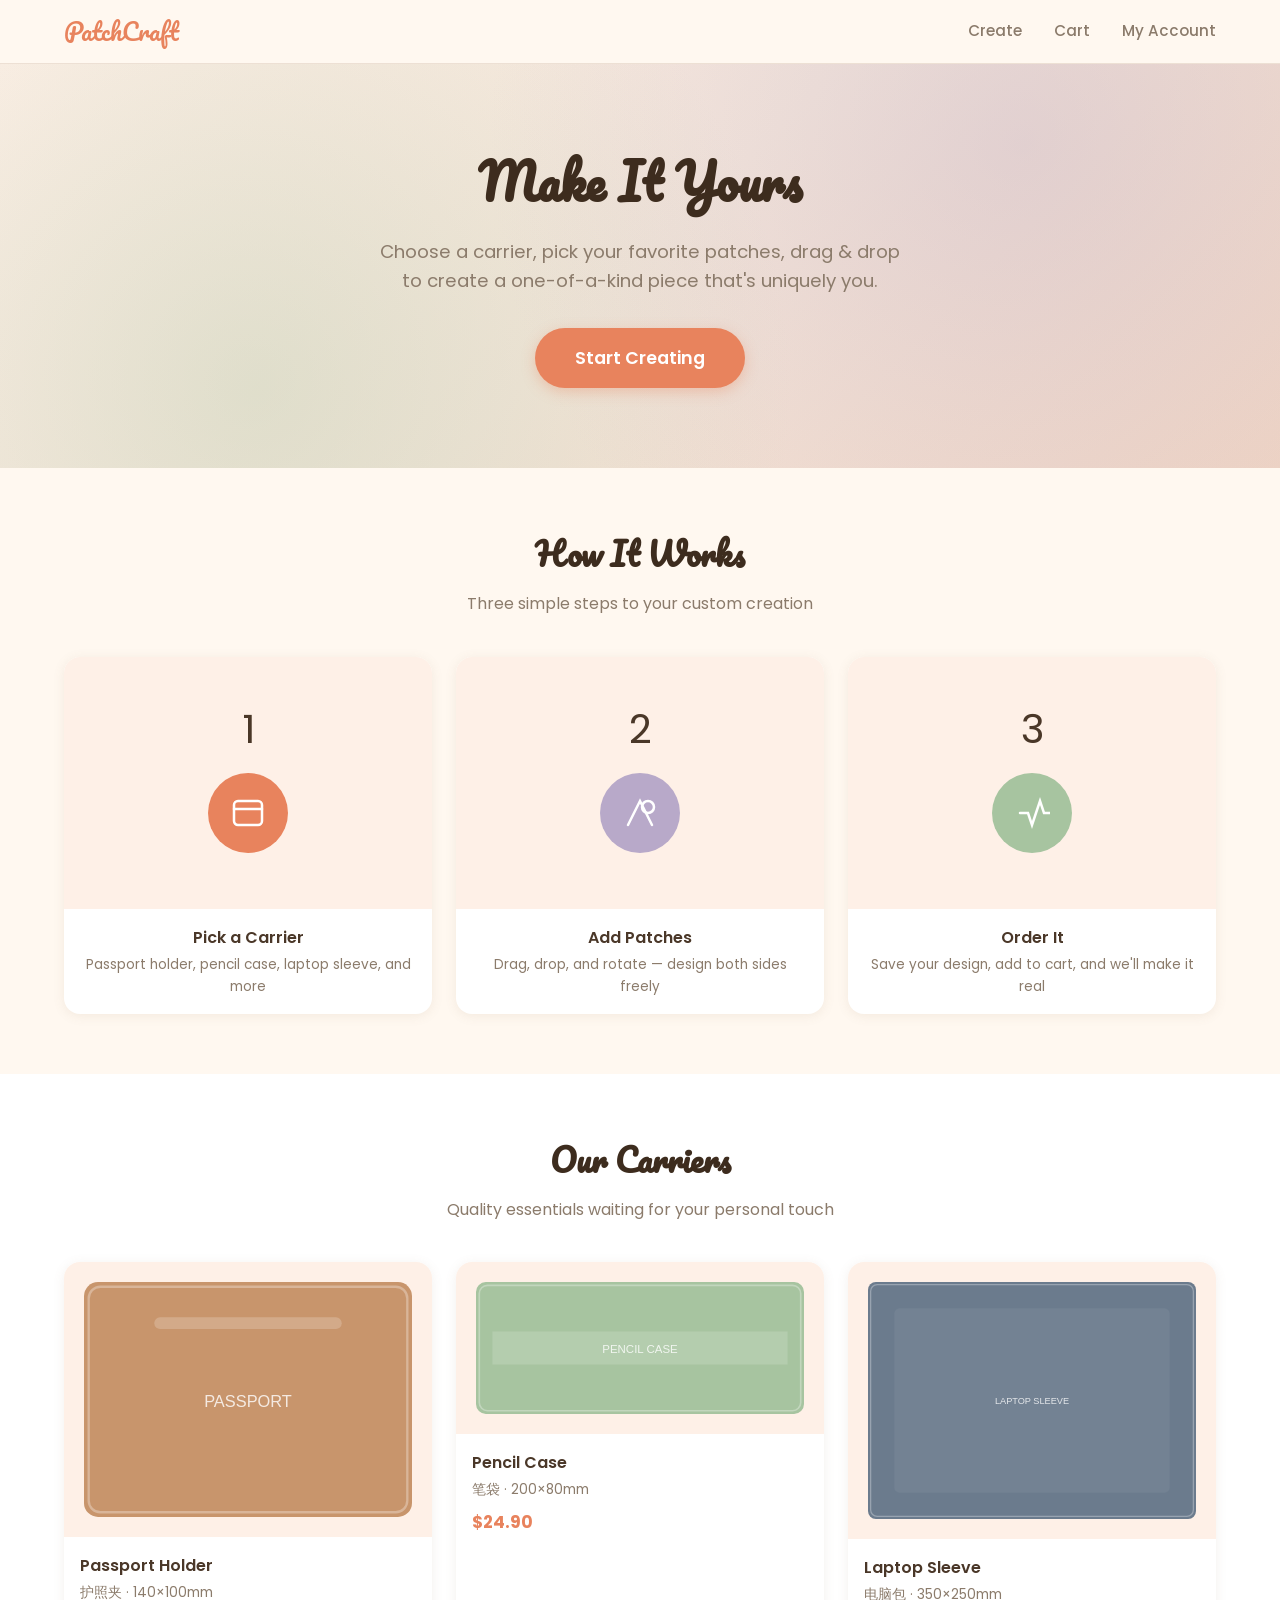
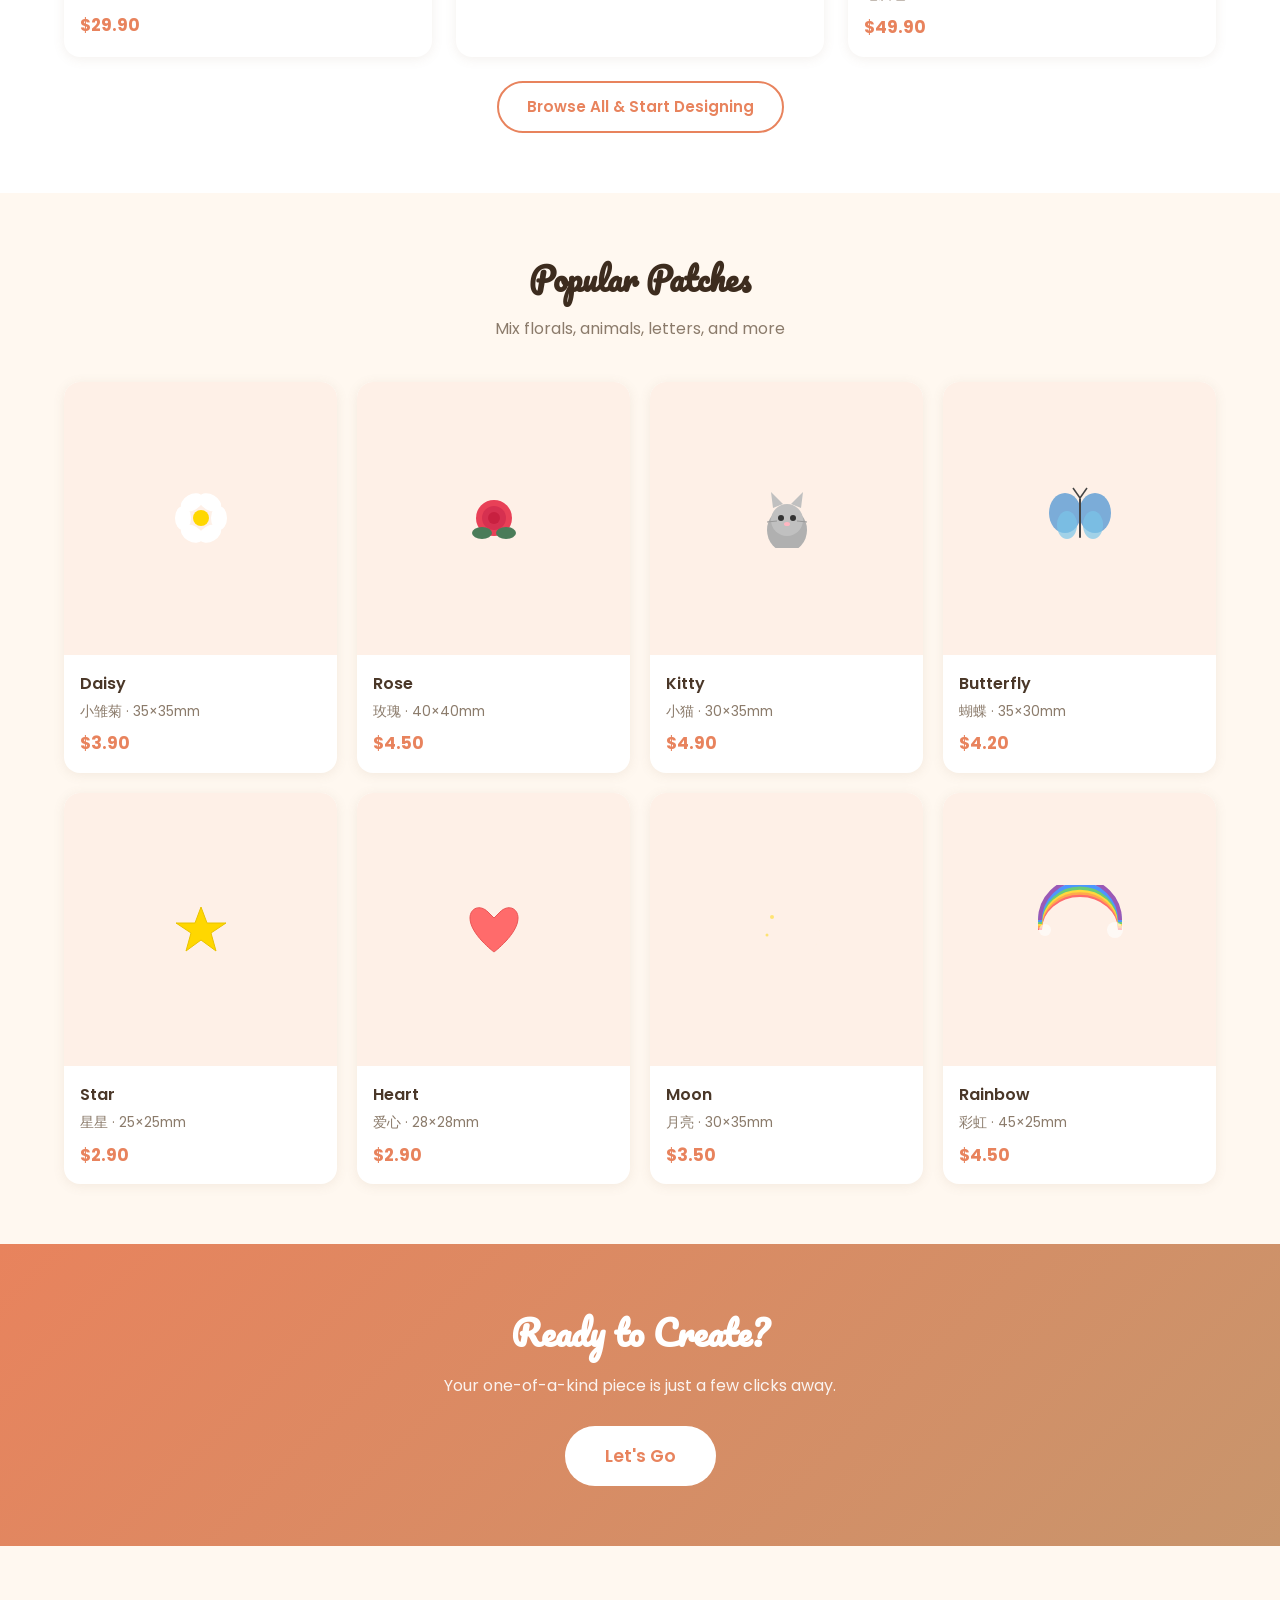
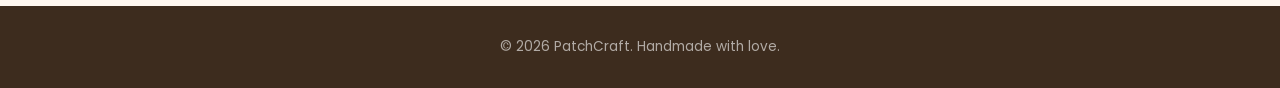
<file: patchcraft/index.html>
<!DOCTYPE html>
<html lang="en">
<head>
<meta charset="UTF-8">
<meta name="viewport" content="width=device-width, initial-scale=1.0">
<title>PatchCraft — Design Your Own Patch Art</title>
<link rel="stylesheet" href="css/style.css">
</head>
<body>

<nav id="main-nav"></nav>

<!-- Hero -->
<section class="hero">
  <h1>Make It Yours</h1>
  <p>Choose a carrier, pick your favorite patches, drag &amp; drop to create a one-of-a-kind piece that's uniquely you.</p>
  <a href="create.html" class="btn btn-primary btn-lg">Start Creating</a>
</section>

<!-- How it works -->
<section class="section">
  <div class="container">
    <h2 class="section-title">How It Works</h2>
    <p class="section-subtitle">Three simple steps to your custom creation</p>
    <div class="grid-3" id="how-it-works">
      <div class="card" style="cursor:default">
        <div style="padding:40px 24px;text-align:center;background:var(--blush)">
          <div style="font-size:2.5rem;margin-bottom:12px">1</div>
          <div style="width:80px;height:80px;margin:0 auto 16px;border-radius:50%;background:var(--coral);display:flex;align-items:center;justify-content:center">
            <svg width="36" height="36" fill="none" stroke="white" stroke-width="2.5" stroke-linecap="round"><rect x="4" y="6" width="28" height="24" rx="4"/><path d="M4 14h28"/></svg>
          </div>
        </div>
        <div class="card-body text-center">
          <h3 class="card-title">Pick a Carrier</h3>
          <p class="card-subtitle">Passport holder, pencil case, laptop sleeve, and more</p>
        </div>
      </div>
      <div class="card" style="cursor:default">
        <div style="padding:40px 24px;text-align:center;background:var(--blush)">
          <div style="font-size:2.5rem;margin-bottom:12px">2</div>
          <div style="width:80px;height:80px;margin:0 auto 16px;border-radius:50%;background:var(--lavender);display:flex;align-items:center;justify-content:center">
            <svg width="36" height="36" fill="none" stroke="white" stroke-width="2.5" stroke-linecap="round"><path d="M6 30L18 6l12 24"/><circle cx="26" cy="12" r="6"/></svg>
          </div>
        </div>
        <div class="card-body text-center">
          <h3 class="card-title">Add Patches</h3>
          <p class="card-subtitle">Drag, drop, and rotate — design both sides freely</p>
        </div>
      </div>
      <div class="card" style="cursor:default">
        <div style="padding:40px 24px;text-align:center;background:var(--blush)">
          <div style="font-size:2.5rem;margin-bottom:12px">3</div>
          <div style="width:80px;height:80px;margin:0 auto 16px;border-radius:50%;background:var(--sage);display:flex;align-items:center;justify-content:center">
            <svg width="36" height="36" fill="none" stroke="white" stroke-width="2.5" stroke-linecap="round"><path d="M6 18h8l4 12 8-24 4 12h8"/></svg>
          </div>
        </div>
        <div class="card-body text-center">
          <h3 class="card-title">Order It</h3>
          <p class="card-subtitle">Save your design, add to cart, and we'll make it real</p>
        </div>
      </div>
    </div>
  </div>
</section>

<!-- Carriers preview -->
<section class="section" style="background:var(--white)">
  <div class="container">
    <h2 class="section-title">Our Carriers</h2>
    <p class="section-subtitle">Quality essentials waiting for your personal touch</p>
    <div class="grid-3" id="carrier-grid"></div>
    <div class="text-center mt-24">
      <a href="create.html" class="btn btn-secondary">Browse All &amp; Start Designing</a>
    </div>
  </div>
</section>

<!-- Patches preview -->
<section class="section">
  <div class="container">
    <h2 class="section-title">Popular Patches</h2>
    <p class="section-subtitle">Mix florals, animals, letters, and more</p>
    <div class="grid-4" id="patch-grid"></div>
  </div>
</section>

<!-- CTA -->
<section class="section" style="background:linear-gradient(135deg, var(--coral) 0%, var(--terracotta) 100%);color:var(--white);text-align:center">
  <div class="container">
    <h2 style="font-family:var(--font-display);font-size:2.2rem;margin-bottom:12px">Ready to Create?</h2>
    <p style="opacity:0.9;max-width:400px;margin:0 auto 28px">Your one-of-a-kind piece is just a few clicks away.</p>
    <a href="create.html" class="btn btn-lg" style="background:var(--white);color:var(--coral)">Let's Go</a>
  </div>
</section>

<footer class="footer">
  <p>&copy; 2026 PatchCraft. Handmade with love.</p>
</footer>

<script src="js/data.js"></script>
<script>
  renderNav('home');

  // Carriers
  const cGrid = document.getElementById('carrier-grid');
  DB.Carriers.getActive().forEach(c => {
    cGrid.innerHTML += `<a href="product.html?type=carrier&id=${c.id}" class="card" style="color:inherit;text-decoration:none">
      <img class="card-img" src="${c.frontImage}" alt="${c.name}" style="aspect-ratio:auto;padding:20px;object-fit:contain;background:var(--blush)">
      <div class="card-body">
        <div class="card-title">${c.name}</div>
        <div class="card-subtitle">${c.nameZh || ''} · ${c.realWidth}×${c.realHeight}mm</div>
        <div class="card-price">${fmtPrice(c.price)}</div>
      </div>
    </a>`;
  });

  // Patches
  const pGrid = document.getElementById('patch-grid');
  DB.Patches.getActive().slice(0, 8).forEach(p => {
    pGrid.innerHTML += `<a href="product.html?type=patch&id=${p.id}" class="card" style="color:inherit;text-decoration:none">
      <div style="aspect-ratio:1;display:flex;align-items:center;justify-content:center;background:var(--blush);padding:16px">
        <img src="${p.image}" alt="${p.name}" style="max-width:80%;max-height:80%;object-fit:contain">
      </div>
      <div class="card-body">
        <div class="card-title">${p.name}</div>
        <div class="card-subtitle">${p.nameZh || ''} · ${p.realWidth}×${p.realHeight}mm</div>
        <div class="card-price">${fmtPrice(p.price)}</div>
      </div>
    </a>`;
  });
</script>
</body>
</html>
</file>
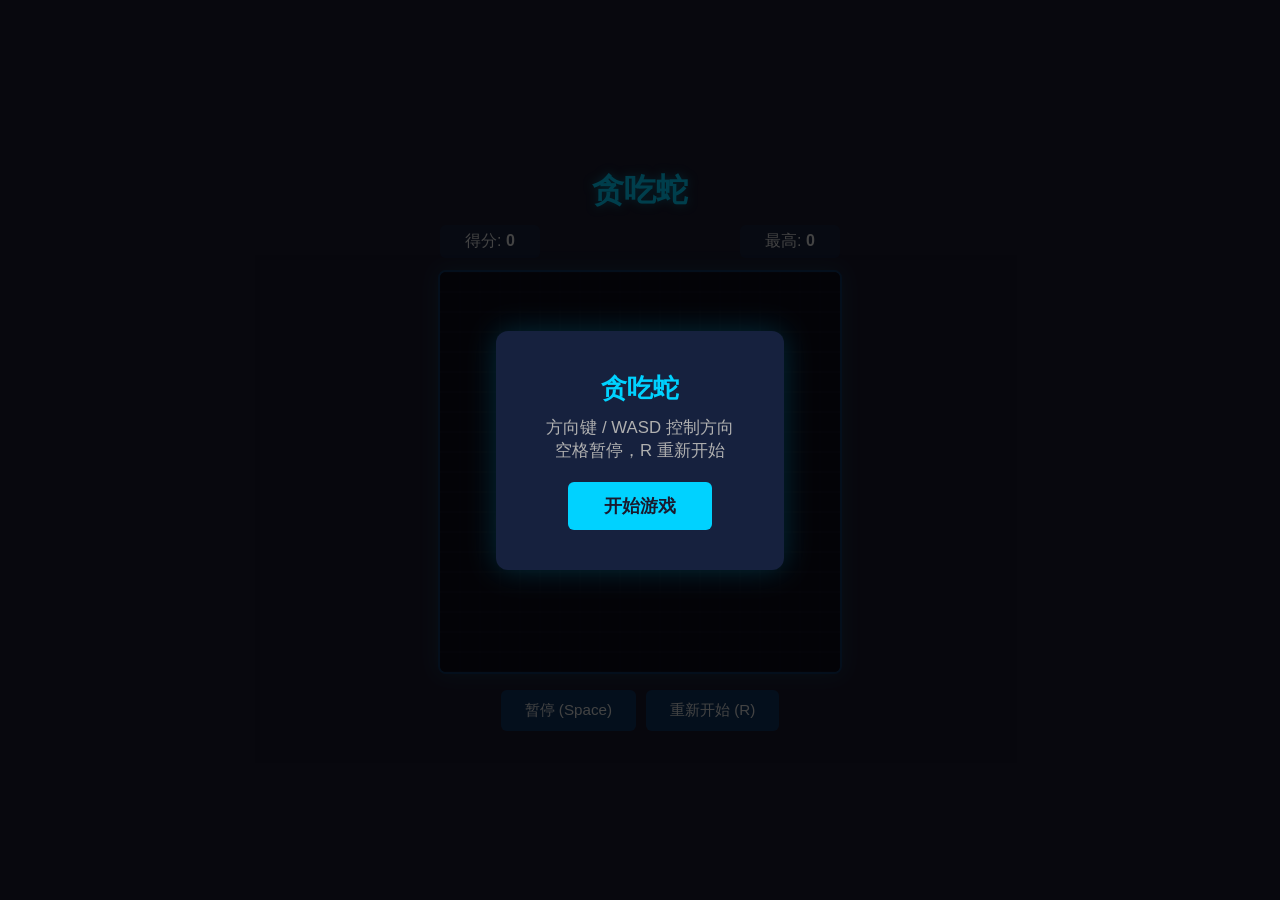
<file: snake.html>
<!DOCTYPE html>
<html lang="zh-CN">
<head>
<meta charset="UTF-8">
<meta name="viewport" content="width=device-width, initial-scale=1.0">
<title>贪吃蛇</title>
<style>
  * { margin: 0; padding: 0; box-sizing: border-box; }

  body {
    background: #1a1a2e;
    display: flex;
    justify-content: center;
    align-items: center;
    min-height: 100vh;
    font-family: 'Segoe UI', sans-serif;
    color: #e0e0e0;
  }

  .container {
    text-align: center;
  }

  h1 {
    font-size: 2rem;
    margin-bottom: 12px;
    color: #00d2ff;
    text-shadow: 0 0 10px rgba(0, 210, 255, 0.5);
  }

  .info-bar {
    display: flex;
    justify-content: space-between;
    align-items: center;
    max-width: 400px;
    margin: 0 auto 12px;
    font-size: 1rem;
  }

  .info-bar span {
    background: #16213e;
    padding: 6px 16px;
    border-radius: 6px;
    min-width: 100px;
  }

  canvas {
    border: 2px solid #0f3460;
    border-radius: 8px;
    background: #0a0a1a;
    display: block;
    margin: 0 auto;
    box-shadow: 0 0 20px rgba(0, 210, 255, 0.15);
  }

  .controls {
    margin-top: 16px;
    display: flex;
    gap: 10px;
    justify-content: center;
    flex-wrap: wrap;
  }

  button {
    background: #0f3460;
    color: #e0e0e0;
    border: none;
    padding: 10px 24px;
    border-radius: 6px;
    font-size: 0.95rem;
    cursor: pointer;
    transition: background 0.2s;
  }

  button:hover { background: #1a5276; }
  button:active { background: #0b2540; }

  .overlay {
    position: fixed;
    top: 0; left: 0; right: 0; bottom: 0;
    background: rgba(0,0,0,0.7);
    display: flex;
    justify-content: center;
    align-items: center;
    z-index: 10;
  }

  .overlay.hidden { display: none; }

  .modal {
    background: #16213e;
    padding: 40px 50px;
    border-radius: 12px;
    text-align: center;
    box-shadow: 0 0 30px rgba(0, 210, 255, 0.2);
  }

  .modal h2 {
    font-size: 1.6rem;
    margin-bottom: 10px;
    color: #00d2ff;
  }

  .modal p {
    margin-bottom: 20px;
    font-size: 1.05rem;
    color: #b0b0b0;
  }

  .modal button {
    font-size: 1.1rem;
    padding: 12px 36px;
    background: #00d2ff;
    color: #1a1a2e;
    font-weight: bold;
  }

  .modal button:hover { background: #33ddff; }

  /* Mobile D-pad */
  .dpad {
    display: none;
    margin: 20px auto 0;
    width: 160px;
    height: 160px;
    position: relative;
  }

  .dpad button {
    position: absolute;
    width: 52px;
    height: 52px;
    padding: 0;
    font-size: 1.4rem;
    display: flex;
    align-items: center;
    justify-content: center;
    border-radius: 10px;
    background: #0f3460;
    user-select: none;
    -webkit-user-select: none;
  }

  .dpad .up    { top: 0;   left: 54px; }
  .dpad .down  { bottom: 0; left: 54px; }
  .dpad .left  { top: 54px; left: 0; }
  .dpad .right { top: 54px; right: 0; }

  @media (pointer: coarse) {
    .dpad { display: block; }
  }
</style>
</head>
<body>

<div class="container">
  <h1>贪吃蛇</h1>

  <div class="info-bar">
    <span>得分: <strong id="score">0</strong></span>
    <span>最高: <strong id="best">0</strong></span>
  </div>

  <canvas id="game" width="400" height="400"></canvas>

  <div class="controls">
    <button id="btnPause">暂停 (Space)</button>
    <button id="btnRestart">重新开始 (R)</button>
  </div>

  <div class="dpad" id="dpad">
    <button class="up"    data-dir="up">&#9650;</button>
    <button class="down"  data-dir="down">&#9660;</button>
    <button class="left"  data-dir="left">&#9664;</button>
    <button class="right" data-dir="right">&#9654;</button>
  </div>
</div>

<!-- Start overlay -->
<div class="overlay" id="startOverlay">
  <div class="modal">
    <h2>贪吃蛇</h2>
    <p>方向键 / WASD 控制方向<br>空格暂停，R 重新开始</p>
    <button id="btnStart">开始游戏</button>
  </div>
</div>

<!-- Game-over overlay -->
<div class="overlay hidden" id="overOverlay">
  <div class="modal">
    <h2>游戏结束</h2>
    <p>得分: <strong id="finalScore">0</strong></p>
    <button id="btnRetry">再来一次</button>
  </div>
</div>

<script>
(() => {
  // ---- Constants ----
  const COLS = 20;
  const ROWS = 20;
  const canvas = document.getElementById('game');
  const ctx = canvas.getContext('2d');
  const CELL = canvas.width / COLS;

  // ---- State ----
  let snake, dir, nextDir, food, score, best, speed, timer, running, paused;

  best = parseInt(localStorage.getItem('snakeBest') || '0', 10);
  document.getElementById('best').textContent = best;

  // ---- Init ----
  function init() {
    snake = [
      { x: 10, y: 10 },
      { x: 9,  y: 10 },
      { x: 8,  y: 10 },
    ];
    dir = 'right';
    nextDir = 'right';
    score = 0;
    speed = 150;
    paused = false;
    document.getElementById('score').textContent = score;
    document.getElementById('btnPause').textContent = '暂停 (Space)';
    placeFood();
  }

  // ---- Food ----
  function placeFood() {
    const occupied = new Set(snake.map(s => `${s.x},${s.y}`));
    let pos;
    do {
      pos = { x: Math.floor(Math.random() * COLS), y: Math.floor(Math.random() * ROWS) };
    } while (occupied.has(`${pos.x},${pos.y}`));
    food = pos;
  }

  // ---- Drawing ----
  function draw() {
    // Background
    ctx.fillStyle = '#0a0a1a';
    ctx.fillRect(0, 0, canvas.width, canvas.height);

    // Grid lines
    ctx.strokeStyle = 'rgba(255,255,255,0.03)';
    ctx.lineWidth = 1;
    for (let i = 0; i <= COLS; i++) {
      ctx.beginPath(); ctx.moveTo(i * CELL, 0); ctx.lineTo(i * CELL, canvas.height); ctx.stroke();
    }
    for (let j = 0; j <= ROWS; j++) {
      ctx.beginPath(); ctx.moveTo(0, j * CELL); ctx.lineTo(canvas.width, j * CELL); ctx.stroke();
    }

    // Snake
    snake.forEach((seg, i) => {
      const t = 1 - i / snake.length;
      const g = Math.round(180 + 75 * t);
      ctx.fillStyle = i === 0 ? '#00d2ff' : `rgb(0, ${g}, 100)`;
      const pad = i === 0 ? 1 : 2;
      ctx.beginPath();
      ctx.roundRect(seg.x * CELL + pad, seg.y * CELL + pad, CELL - pad * 2, CELL - pad * 2, 4);
      ctx.fill();
    });

    // Eyes on head
    const head = snake[0];
    ctx.fillStyle = '#1a1a2e';
    const cx = head.x * CELL + CELL / 2;
    const cy = head.y * CELL + CELL / 2;
    const eyeOff = { up: [{x:-3,y:-4},{x:3,y:-4}], down: [{x:-3,y:4},{x:3,y:4}],
                      left: [{x:-4,y:-3},{x:-4,y:3}], right: [{x:4,y:-3},{x:4,y:3}] };
    (eyeOff[dir] || eyeOff['right']).forEach(o => {
      ctx.beginPath(); ctx.arc(cx + o.x, cy + o.y, 2, 0, Math.PI * 2); ctx.fill();
    });

    // Food
    ctx.fillStyle = '#ff6b6b';
    ctx.shadowColor = '#ff6b6b';
    ctx.shadowBlur = 10;
    ctx.beginPath();
    ctx.arc(food.x * CELL + CELL / 2, food.y * CELL + CELL / 2, CELL / 2 - 3, 0, Math.PI * 2);
    ctx.fill();
    ctx.shadowBlur = 0;
  }

  // ---- Game loop ----
  function step() {
    if (!running || paused) return;

    dir = nextDir;

    const head = { ...snake[0] };
    if (dir === 'up')    head.y--;
    if (dir === 'down')  head.y++;
    if (dir === 'left')  head.x--;
    if (dir === 'right') head.x++;

    // Wall collision
    if (head.x < 0 || head.x >= COLS || head.y < 0 || head.y >= ROWS) {
      return gameOver();
    }

    // Self collision
    if (snake.some(s => s.x === head.x && s.y === head.y)) {
      return gameOver();
    }

    snake.unshift(head);

    // Eat food
    if (head.x === food.x && head.y === food.y) {
      score++;
      document.getElementById('score').textContent = score;
      if (score > best) {
        best = score;
        localStorage.setItem('snakeBest', best);
        document.getElementById('best').textContent = best;
      }
      placeFood();
      // Speed up slightly
      speed = Math.max(60, speed - 2);
    } else {
      snake.pop();
    }

    draw();
    clearTimeout(timer);
    timer = setTimeout(step, speed);
  }

  function startGame() {
    init();
    running = true;
    draw();
    timer = setTimeout(step, speed);
  }

  function gameOver() {
    running = false;
    clearTimeout(timer);
    document.getElementById('finalScore').textContent = score;
    document.getElementById('overOverlay').classList.remove('hidden');
  }

  // ---- Direction helpers ----
  const opposite = { up: 'down', down: 'up', left: 'right', right: 'left' };

  function setDir(d) {
    if (opposite[d] !== dir) {
      nextDir = d;
    }
  }

  // ---- Input ----
  document.addEventListener('keydown', e => {
    const key = e.key;
    if (['ArrowUp','ArrowDown','ArrowLeft','ArrowRight','w','a','s','d',' ','r'].includes(key)) {
      e.preventDefault();
    }
    if (key === 'ArrowUp'    || key === 'w') setDir('up');
    if (key === 'ArrowDown'  || key === 's') setDir('down');
    if (key === 'ArrowLeft'  || key === 'a') setDir('left');
    if (key === 'ArrowRight' || key === 'd') setDir('right');
    if (key === ' ') togglePause();
    if (key === 'r') restartGame();
  });

  function togglePause() {
    if (!running) return;
    paused = !paused;
    document.getElementById('btnPause').textContent = paused ? '继续 (Space)' : '暂停 (Space)';
    if (!paused) { timer = setTimeout(step, speed); }
  }

  function restartGame() {
    clearTimeout(timer);
    document.getElementById('overOverlay').classList.add('hidden');
    document.getElementById('startOverlay').classList.add('hidden');
    startGame();
  }

  // ---- Buttons ----
  document.getElementById('btnStart').addEventListener('click', () => {
    document.getElementById('startOverlay').classList.add('hidden');
    startGame();
  });

  document.getElementById('btnRetry').addEventListener('click', restartGame);
  document.getElementById('btnPause').addEventListener('click', togglePause);
  document.getElementById('btnRestart').addEventListener('click', restartGame);

  // ---- Mobile D-pad ----
  document.querySelectorAll('#dpad button').forEach(btn => {
    btn.addEventListener('touchstart', e => {
      e.preventDefault();
      setDir(btn.dataset.dir);
    });
    btn.addEventListener('click', () => setDir(btn.dataset.dir));
  });

  // ---- Initial draw ----
  init();
  draw();
})();
</script>
</body>
</html>
</file>
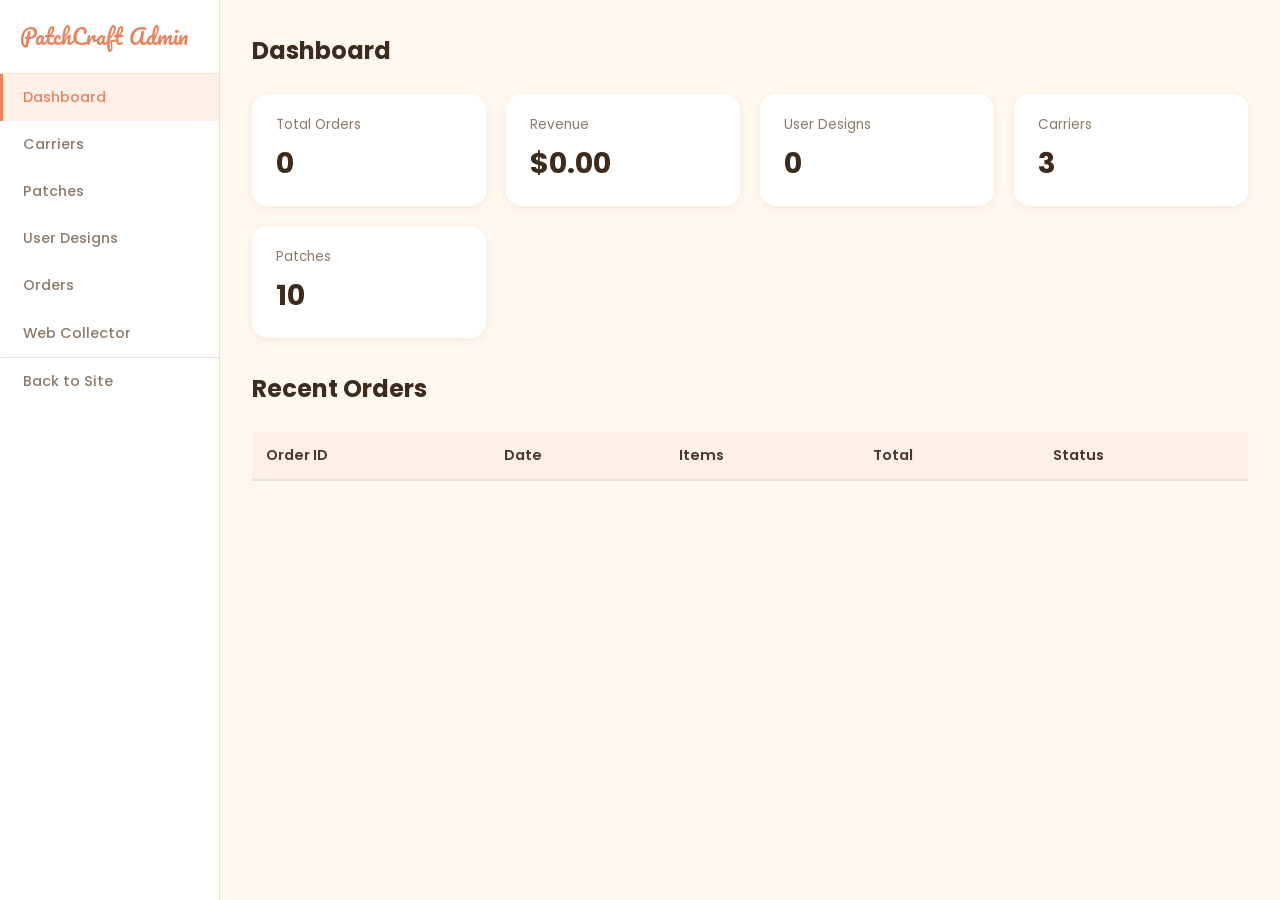
<file: patchcraft/admin.html>
<!DOCTYPE html>
<html lang="en">
<head>
<meta charset="UTF-8">
<meta name="viewport" content="width=device-width, initial-scale=1.0">
<title>Admin — PatchCraft</title>
<link rel="stylesheet" href="css/style.css">
<style>
  .admin-page { display: flex; min-height: 100vh; }
  .admin-nav {
    width: 220px; background: var(--white);
    border-right: 1px solid var(--border);
    padding-top: 20px; flex-shrink: 0;
  }
  .admin-nav .logo {
    font-family: var(--font-display); font-size: 1.3rem;
    color: var(--coral); padding: 0 20px 20px;
    border-bottom: 1px solid var(--border);
  }
  .admin-nav a {
    display: block; padding: 12px 20px;
    color: var(--text-light); font-weight: 500; font-size: 0.9rem;
    transition: all 0.2s; border-left: 3px solid transparent;
  }
  .admin-nav a:hover, .admin-nav a.active {
    background: var(--blush); color: var(--coral); border-left-color: var(--coral);
  }
  .admin-main { flex: 1; padding: 32px; overflow-y: auto; background: var(--cream); }
  .admin-header { display: flex; justify-content: space-between; align-items: center; margin-bottom: 24px; }
  .admin-header h2 { font-size: 1.5rem; font-weight: 700; color: var(--dark); }

  .form-row { display: grid; grid-template-columns: 1fr 1fr; gap: 16px; }
  .form-row-3 { display: grid; grid-template-columns: 1fr 1fr 1fr; gap: 16px; }

  /* Image upload area */
  .img-upload {
    border: 2px dashed var(--border); border-radius: var(--radius-sm);
    padding: 20px; text-align: center; cursor: pointer;
    transition: border-color 0.2s; position: relative;
    background: var(--cream); min-height: 120px;
    display: flex; flex-direction: column; align-items: center; justify-content: center;
  }
  .img-upload:hover { border-color: var(--coral); }
  .img-upload input[type=file] {
    position: absolute; inset: 0; opacity: 0; cursor: pointer;
  }
  .img-upload img.preview {
    max-width: 100%; max-height: 150px; border-radius: 6px;
    margin-bottom: 8px;
  }

  /* Image Editor Tool */
  .ied-toolbar {
    display: flex; gap: 4px; margin-bottom: 12px; flex-wrap: wrap; align-items: center;
  }
  .ied-toolbar button {
    padding: 6px 12px; border: 2px solid var(--border); border-radius: 6px;
    background: var(--white); cursor: pointer; font-size: 0.8rem; font-weight: 500;
    transition: all 0.15s; display: flex; align-items: center; gap: 4px;
  }
  .ied-toolbar button:hover { border-color: var(--coral); color: var(--coral); }
  .ied-toolbar button.active { border-color: var(--coral); background: var(--coral); color: var(--white); }
  .ied-toolbar .sep { width: 1px; height: 24px; background: var(--border); margin: 0 6px; }
  .ied-controls {
    display: flex; gap: 10px; align-items: center; margin-bottom: 10px; flex-wrap: wrap;
    font-size: 0.8rem;
  }
  .ied-controls label { font-weight: 500; }
  .ied-controls input[type=range] { width: 100px; }
  .ied-preview {
    position: relative; border: 1px solid var(--border); border-radius: var(--radius-sm);
    overflow: hidden; display: inline-block;
    background: repeating-conic-gradient(#eee 0% 25%, #fff 0% 50%) 50% / 12px 12px;
  }
  .ied-preview canvas { display: block; max-width: 100%; }
  /* Crop overlay */
  .crop-overlay {
    position: absolute; inset: 0; display: none; cursor: crosshair;
  }
  .crop-overlay.active { display: block; }
  .crop-rect {
    position: absolute; border: 2px dashed var(--coral);
    background: rgba(232,131,93,0.1);
  }
  .crop-dim {
    background: rgba(0,0,0,0.5); position: absolute;
  }

  /* Batch action buttons */
  .batch-actions {
    display: flex; gap: 6px; align-items: center;
  }
  .batch-actions .btn { font-size: 0.8rem; padding: 5px 12px; }
  .batch-actions input[type=file] { display: none; }
  .batch-bar {
    display: flex; gap: 8px; align-items: center;
    background: var(--blush); border: 1px solid var(--coral);
    border-radius: var(--radius-sm); padding: 8px 14px; margin-bottom: 16px;
  }
  .batch-bar .batch-count { font-weight: 600; font-size: 0.85rem; color: var(--coral); }
  .batch-bar .btn { font-size: 0.8rem; padding: 4px 12px; }

  /* Gallery upload */
  .gallery-upload-area {
    display: flex; gap: 8px; flex-wrap: wrap; margin-top: 8px;
  }
  .gallery-upload-area .g-thumb {
    width: 72px; height: 72px; position: relative; border-radius: 6px;
    overflow: hidden; border: 2px solid var(--border);
  }
  .gallery-upload-area .g-thumb img { width: 100%; height: 100%; object-fit: contain; background: var(--blush); }
  .gallery-upload-area .g-thumb .g-remove {
    position: absolute; top: 2px; right: 2px; width: 18px; height: 18px;
    border-radius: 50%; background: #E85555; color: white; border: none;
    font-size: 10px; cursor: pointer; display: flex; align-items: center; justify-content: center;
  }
  .gallery-add-btn {
    width: 72px; height: 72px; border: 2px dashed var(--border); border-radius: 6px;
    display: flex; align-items: center; justify-content: center;
    cursor: pointer; font-size: 1.5rem; color: var(--text-light);
    transition: border-color 0.2s; position: relative; background: var(--cream);
  }
  .gallery-add-btn:hover { border-color: var(--coral); color: var(--coral); }
  .gallery-add-btn input { position: absolute; inset: 0; opacity: 0; cursor: pointer; }

  /* Web Collector */
  .wc-step { margin-bottom: 16px; }
  .wc-step-title { font-weight: 600; font-size: 0.9rem; margin-bottom: 8px; color: var(--dark); }
  .wc-extracted { border: 1px solid var(--border); border-radius: var(--radius-sm); padding: 12px; background: var(--cream); }
  .wc-images { display: flex; gap: 8px; flex-wrap: wrap; margin: 8px 0; }
  .wc-images .wc-img-item {
    width: 80px; height: 80px; border: 2px solid var(--border); border-radius: 6px;
    overflow: visible; cursor: pointer; position: relative; transition: border-color 0.2s;
  }
  .wc-images .wc-img-item:hover { border-color: var(--coral); }
  .wc-images .wc-img-item.selected { border-color: var(--coral); border-width: 3px; }
  .wc-images .wc-img-item.selected::after {
    content: '\2713'; position: absolute; top: 2px; right: 4px;
    color: var(--coral); font-weight: 700; font-size: 14px;
  }
  .wc-images .wc-img-item img { width: 100%; height: 100%; object-fit: contain; background: var(--blush); border-radius: 4px; }
  .wc-images .wc-img-item .wc-role-tag {
    position: absolute; top: -8px; left: 50%; transform: translateX(-50%);
    padding: 1px 6px; border-radius: 4px; font-size: 10px; font-weight: 700;
    color: white; white-space: nowrap; z-index: 2; pointer-events: none;
  }
  .wc-images .wc-img-item .wc-role-tag.front { background: #3B82F6; }
  .wc-images .wc-img-item .wc-role-tag.back { background: #10B981; }
  .wc-images .wc-img-item .wc-role-tag.main { background: #8B5CF6; }
  .wc-images .wc-img-item .wc-edit-btn {
    position: absolute; bottom: -6px; right: -6px; width: 20px; height: 20px;
    background: var(--coral); color: white; border: none; border-radius: 50%;
    font-size: 11px; cursor: pointer; display: flex; align-items: center;
    justify-content: center; z-index: 2; opacity: 0; transition: opacity 0.15s;
  }
  .wc-images .wc-img-item:hover .wc-edit-btn { opacity: 1; }
  .wc-images .wc-img-item .wc-img-fail {
    width: 100%; height: 100%; display: flex; align-items: center; justify-content: center;
    font-size: 9px; color: var(--text-light); padding: 4px; word-break: break-all;
    text-align: center; background: var(--blush); border-radius: 4px;
  }
  .wc-role-assign { display: flex; gap: 12px; margin: 10px 0; flex-wrap: wrap; }
  .wc-role-slot {
    border: 2px dashed var(--border); border-radius: 6px; padding: 8px;
    text-align: center; min-width: 100px; cursor: pointer; transition: border-color 0.2s;
  }
  .wc-role-slot:hover { border-color: var(--coral); }
  .wc-role-slot.active { border-color: var(--coral); border-style: solid; background: #fff5f3; }
  .wc-role-slot label { font-size: 0.75rem; font-weight: 600; display: block; margin-bottom: 4px; pointer-events: none; }
  .wc-role-slot img { width: 60px; height: 60px; object-fit: contain; border-radius: 4px; }
  .wc-role-slot .empty-hint { font-size: 0.7rem; color: var(--text-light); }
  .wc-field { margin-bottom: 10px; }
  .wc-field label { font-size: 0.8rem; font-weight: 500; color: var(--text-light); display: block; margin-bottom: 3px; }

  /* Design viewer */
  .design-viewer { display: grid; grid-template-columns: repeat(auto-fill, minmax(180px, 1fr)); gap: 16px; }
  .dv-card {
    background: var(--white); border-radius: var(--radius-sm);
    overflow: hidden; box-shadow: 0 2px 8px var(--shadow);
  }
  .dv-card img { width: 100%; aspect-ratio: 4/3; object-fit: contain; background: var(--blush); padding: 8px; }
  .dv-card .body { padding: 10px; font-size: 0.8rem; }

  @media (max-width: 768px) {
    .admin-page { flex-direction: column; }
    .admin-nav { width: 100%; display: flex; overflow-x: auto; padding: 0; }
    .admin-nav .logo { display: none; }
    .admin-nav a { white-space: nowrap; border-left: none; border-bottom: 3px solid transparent; }
    .admin-nav a.active { border-bottom-color: var(--coral); }
  }
</style>
</head>
<body>

<div class="admin-page">
  <!-- Sidebar -->
  <nav class="admin-nav">
    <div class="logo">PatchCraft Admin</div>
    <a href="#" class="active" data-section="dashboard">Dashboard</a>
    <a href="#" data-section="carriers">Carriers</a>
    <a href="#" data-section="patches">Patches</a>
    <a href="#" data-section="designs">User Designs</a>
    <a href="#" data-section="orders">Orders</a>
    <a href="#" data-section="collector">Web Collector</a>
    <a href="index.html" style="margin-top:auto;border-top:1px solid var(--border)">Back to Site</a>
  </nav>

  <main class="admin-main" id="admin-main">
    <!-- Dashboard -->
    <section id="sec-dashboard">
      <div class="admin-header"><h2>Dashboard</h2></div>
      <div class="stat-grid" id="stat-grid"></div>
      <div class="admin-header" style="margin-top:32px"><h2>Recent Orders</h2></div>
      <div class="table-wrap"><table class="styled" id="recent-orders-table"><thead><tr><th>Order ID</th><th>Date</th><th>Items</th><th>Total</th><th>Status</th></tr></thead><tbody></tbody></table></div>
    </section>

    <!-- Carriers -->
    <section id="sec-carriers" class="hidden">
      <div class="admin-header">
        <h2>Carriers</h2>
        <div class="batch-actions">
          <button class="btn btn-outline btn-sm" id="btn-export-carriers">Export JSON</button>
          <button class="btn btn-outline btn-sm" id="btn-import-carriers-trigger">Import JSON</button>
          <input type="file" id="btn-import-carriers" accept=".json">
          <button class="btn btn-primary btn-sm" id="btn-add-carrier">+ Add Carrier</button>
        </div>
      </div>
      <div class="table-wrap">
        <table class="styled" id="carrier-table">
          <thead><tr><th>Image</th><th>Name</th><th>Size (mm)</th><th>Color</th><th>Price</th><th>Status</th><th>Actions</th></tr></thead>
          <tbody></tbody>
        </table>
      </div>
    </section>

    <!-- Patches -->
    <section id="sec-patches" class="hidden">
      <div class="admin-header">
        <h2>Patches</h2>
        <div class="batch-actions">
          <button class="btn btn-outline btn-sm" id="btn-export-patches">Export JSON</button>
          <button class="btn btn-outline btn-sm" id="btn-import-patches-trigger">Import JSON</button>
          <input type="file" id="btn-import-patches" accept=".json">
          <button class="btn btn-primary btn-sm" id="btn-add-patch">+ Add Patch</button>
        </div>
      </div>
      <div class="table-wrap">
        <table class="styled" id="patch-table">
          <thead><tr><th>Image</th><th>Name</th><th>Size (mm)</th><th>Category</th><th>Color</th><th>Price</th><th>Status</th><th>Actions</th></tr></thead>
          <tbody></tbody>
        </table>
      </div>
    </section>

    <!-- User Designs -->
    <section id="sec-designs" class="hidden">
      <div class="admin-header">
        <h2>User Designs</h2>
        <div class="batch-actions">
          <button class="btn btn-outline btn-sm" id="btn-export-designs">Export JSON</button>
        </div>
      </div>
      <div class="design-viewer" id="admin-designs"></div>
      <div id="designs-empty" class="empty-state hidden"><div class="icon">&#127912;</div><p>No designs yet</p></div>
    </section>

    <!-- Orders -->
    <section id="sec-orders" class="hidden">
      <div class="admin-header">
        <h2>All Orders</h2>
        <div class="batch-actions">
          <button class="btn btn-outline btn-sm" id="btn-export-orders">Export JSON</button>
        </div>
      </div>
      <div class="batch-bar hidden" id="orders-batch-bar">
        <span class="batch-count" id="orders-sel-count">0 selected</span>
        <select class="form-control" id="batch-status-select" style="width:auto;padding:4px 8px;font-size:0.8rem">
          <option value="">Set Status...</option>
          <option value="pending">Pending</option>
          <option value="paid">Paid</option>
          <option value="shipped">Shipped</option>
          <option value="done">Completed</option>
        </select>
        <button class="btn btn-primary btn-sm" id="btn-batch-status" disabled>Apply Status</button>
        <button class="btn btn-outline btn-sm" id="btn-batch-deselect">Deselect All</button>
      </div>
      <div class="table-wrap">
        <table class="styled" id="order-table">
          <thead><tr><th style="width:36px"><input type="checkbox" id="order-select-all"></th><th>Order ID</th><th>Date</th><th>Customer</th><th>Items</th><th>Total</th><th>Status</th><th>Actions</th></tr></thead>
          <tbody></tbody>
        </table>
      </div>
    </section>

    <!-- Web Collector -->
    <section id="sec-collector" class="hidden">
      <div class="admin-header">
        <h2>Web Collector</h2>
      </div>
      <p style="color:var(--text-light);font-size:0.9rem;margin-bottom:20px">Collect product images and info from external webpages and save as draft. Supports structured data (JSON-LD), Open Graph, microdata, and common e-commerce page layouts.</p>

      <div class="wc-step">
        <div class="wc-step-title">1. Paste Page HTML Source</div>
        <p style="font-size:0.8rem;color:var(--text-light);margin-bottom:8px">
          Visit the product page &rarr; right-click &rarr; <b>"View Page Source"</b> (or Ctrl+U) &rarr; Select All (Ctrl+A) &rarr; Copy &rarr; Paste below.<br>
          <span style="color:var(--coral)">Tip:</span> Fill in the Source URL first — it helps resolve relative image paths correctly.
        </p>
        <div class="form-row">
          <div class="form-group"><label>Source URL (important for image resolution)</label><input class="form-control" id="wc-url" placeholder="https://example.com/product/..."></div>
          <div class="form-group"><label>Save as</label><select class="form-control" id="wc-type"><option value="carrier">Carrier</option><option value="patch">Patch</option></select></div>
        </div>
        <div class="form-group">
          <label>Page HTML Source</label>
          <textarea class="form-control" id="wc-html" rows="6" placeholder="Paste the full HTML source code here..."></textarea>
        </div>
        <button class="btn btn-primary btn-sm" id="wc-extract">Extract Data</button>
      </div>

      <div class="wc-step hidden" id="wc-results">
        <div class="wc-step-title">2. Review Extracted Data</div>
        <div class="wc-extracted">
          <div class="wc-field">
            <label>Detected Images — click to add to gallery, then assign roles below</label>
            <div class="wc-images" id="wc-images"></div>
            <div style="margin-top:6px;display:flex;gap:6px;align-items:center">
              <input class="form-control" id="wc-add-img-url" placeholder="Manually add image URL..." style="flex:1;font-size:0.8rem">
              <button class="btn btn-outline btn-sm" id="wc-add-img-btn" style="white-space:nowrap">+ Add</button>
            </div>
          </div>

          <!-- Image Role Assignment -->
          <div class="wc-field">
            <label>Image Roles — click a role slot then click an image above to assign</label>
            <div class="wc-role-assign" id="wc-role-assign">
              <div class="wc-role-slot" data-role="front" id="wc-slot-front">
                <label style="color:#3B82F6">Front Image</label>
                <div class="empty-hint">Click to assign</div>
              </div>
              <div class="wc-role-slot" data-role="back" id="wc-slot-back">
                <label style="color:#10B981">Back Image</label>
                <div class="empty-hint">Click to assign</div>
              </div>
            </div>
            <div class="wc-role-assign" id="wc-role-assign-patch" style="display:none">
              <div class="wc-role-slot" data-role="main" id="wc-slot-main">
                <label style="color:#8B5CF6">Main Image</label>
                <div class="empty-hint">Click to assign</div>
              </div>
            </div>
          </div>

          <div class="form-row">
            <div class="wc-field"><label>Product Name</label><input class="form-control" id="wc-name"></div>
            <div class="wc-field"><label>Name (CN)</label><input class="form-control" id="wc-name-zh"></div>
          </div>
          <div class="wc-field"><label>Description</label><textarea class="form-control" id="wc-desc" rows="3"></textarea></div>
          <div class="form-row-3">
            <div class="wc-field"><label>Width (mm)</label><input class="form-control" id="wc-width" type="number"></div>
            <div class="wc-field"><label>Height (mm)</label><input class="form-control" id="wc-height" type="number"></div>
            <div class="wc-field"><label>Price (¥)</label><input class="form-control" id="wc-price" type="number" step="0.01"></div>
          </div>
          <div class="form-row">
            <div class="wc-field"><label>Color</label><input class="form-control" id="wc-color"></div>
            <div class="wc-field" id="wc-cat-field"><label>Category</label><input class="form-control" id="wc-cat"></div>
          </div>
          <div style="margin-top:16px;display:flex;gap:8px">
            <button class="btn btn-primary btn-sm" id="wc-save-draft">Save as Draft</button>
            <button class="btn btn-outline btn-sm" id="wc-reset">Reset</button>
          </div>
        </div>
      </div>
    </section>
  </main>
</div>

<!-- Carrier/Patch Form Modal -->
<div class="modal-overlay" id="form-modal">
  <div class="modal-box" style="max-width:640px">
    <h3 class="modal-title" id="form-title">Add Carrier</h3>
    <form id="item-form">
      <input type="hidden" id="f-id">
      <input type="hidden" id="f-type"> <!-- 'carrier' or 'patch' -->

      <div class="form-row">
        <div class="form-group"><label>Name (EN)</label><input class="form-control" id="f-name" required></div>
        <div class="form-group"><label>Name (CN)</label><input class="form-control" id="f-nameZh"></div>
      </div>
      <div class="form-row-3">
        <div class="form-group"><label>Width (mm)</label><input class="form-control" id="f-width" type="number" required></div>
        <div class="form-group"><label>Height (mm)</label><input class="form-control" id="f-height" type="number" required></div>
        <div class="form-group"><label>Price ($)</label><input class="form-control" id="f-price" type="number" step="0.01" required></div>
      </div>
      <div class="form-row">
        <div class="form-group"><label>Color</label><input class="form-control" id="f-color" placeholder="e.g. brown, red, blue"></div>
        <div class="form-group" id="f-category-group"><label>Category</label><input class="form-control" id="f-category" placeholder="e.g. floral, animal"></div>
      </div>
      <div class="form-group">
        <label>Description (EN)</label>
        <textarea class="form-control" id="f-desc" rows="2" placeholder="Product description..."></textarea>
      </div>
      <div class="form-group">
        <label>Description (CN)</label>
        <textarea class="form-control" id="f-descZh" rows="2" placeholder="商品描述..."></textarea>
      </div>

      <!-- Gallery images -->
      <div class="form-group">
        <label>Gallery Images</label>
        <div class="gallery-upload-area" id="f-gallery-area">
          <div class="gallery-add-btn" id="gallery-add-btn">+<input type="file" accept="image/*" multiple id="gallery-file-input"></div>
        </div>
      </div>

      <!-- Images -->
      <div id="carrier-images">
        <div class="form-row">
          <div class="form-group">
            <label>Front Image</label>
            <div class="img-upload" id="upload-front">
              <input type="file" accept="image/*" data-target="front">
              <img class="preview hidden" id="prev-front">
              <span class="upload-text">Click or drag to upload</span>
            </div>
            <button type="button" class="btn btn-sm btn-outline bgr-btn mt-16" data-bgr="front" style="margin-top:8px;display:none">Remove Background</button>
          </div>
          <div class="form-group">
            <label>Back Image</label>
            <div class="img-upload" id="upload-back">
              <input type="file" accept="image/*" data-target="back">
              <img class="preview hidden" id="prev-back">
              <span class="upload-text">Click or drag to upload</span>
            </div>
            <button type="button" class="btn btn-sm btn-outline bgr-btn mt-16" data-bgr="back" style="margin-top:8px;display:none">Remove Background</button>
          </div>
        </div>
      </div>

      <div id="patch-image" class="hidden">
        <div class="form-group">
          <label>Patch Image</label>
          <div class="img-upload" id="upload-patch">
            <input type="file" accept="image/*" data-target="patch">
            <img class="preview hidden" id="prev-patch">
            <span class="upload-text">Click or drag to upload (PNG with transparency preferred)</span>
          </div>
          <button type="button" class="btn btn-sm btn-outline bgr-btn mt-16" data-bgr="patch" style="margin-top:8px;display:none">Remove Background</button>
        </div>
      </div>

      <!-- Patch area (carrier only) -->
      <div id="patch-area-fields">
        <h4 style="margin:16px 0 12px;font-size:0.95rem">Patch-able Area (mm from top-left)</h4>
        <div class="form-row" style="grid-template-columns:repeat(4,1fr)">
          <div class="form-group"><label>X</label><input class="form-control" id="f-pa-x" type="number" value="10"></div>
          <div class="form-group"><label>Y</label><input class="form-control" id="f-pa-y" type="number" value="10"></div>
          <div class="form-group"><label>Width</label><input class="form-control" id="f-pa-w" type="number"></div>
          <div class="form-group"><label>Height</label><input class="form-control" id="f-pa-h" type="number"></div>
        </div>
      </div>

      <div class="modal-actions">
        <button type="button" class="btn btn-outline" id="form-cancel">Cancel</button>
        <button type="submit" class="btn btn-primary">Save</button>
      </div>
    </form>
  </div>
</div>

<!-- Image Editor Modal -->
<div class="modal-overlay" id="bgr-modal">
  <div class="modal-box" style="max-width:780px">
    <h3 class="modal-title">Image Editor</h3>

    <!-- Tool bar -->
    <div class="ied-toolbar">
      <button class="active" data-tool="wand" title="Magic Wand — click to remove background">&#9733; Wand</button>
      <button data-tool="eraser" title="Eraser — paint to erase">&#9998; Eraser</button>
      <div class="sep"></div>
      <button data-tool="rotate-ccw" title="Rotate 90° left">&#8634; Rotate L</button>
      <button data-tool="rotate-cw" title="Rotate 90° right">&#8635; Rotate R</button>
      <div class="sep"></div>
      <button data-tool="crop" title="Crop — drag to select area">&#9986; Crop</button>
      <div class="sep"></div>
      <button data-tool="reset" title="Reset to original">Reset</button>
      <div style="flex:1"></div>
      <button data-tool="apply" style="background:var(--coral);color:white;border-color:var(--coral)">Apply &amp; Use</button>
    </div>

    <!-- Context controls (change by tool) -->
    <div class="ied-controls" id="ied-controls">
      <label>Tolerance:</label>
      <input type="range" id="ied-tolerance" min="1" max="100" value="30">
      <span id="ied-tol-val">30</span>
    </div>

    <!-- Canvas -->
    <div class="ied-preview" id="ied-preview">
      <canvas id="bgr-canvas"></canvas>
      <div class="crop-overlay" id="crop-overlay"></div>
    </div>
  </div>
</div>

<!-- Order Status Modal -->
<div class="modal-overlay" id="status-modal">
  <div class="modal-box" style="max-width:360px">
    <h3 class="modal-title">Update Order Status</h3>
    <input type="hidden" id="status-order-id">
    <div class="form-group">
      <label>Status</label>
      <select class="form-control" id="status-select">
        <option value="pending">Pending</option>
        <option value="paid">Paid</option>
        <option value="shipped">Shipped</option>
        <option value="done">Completed</option>
      </select>
    </div>
    <div class="modal-actions">
      <button class="btn btn-outline" id="status-cancel">Cancel</button>
      <button class="btn btn-primary" id="status-save">Save</button>
    </div>
  </div>
</div>

<script src="js/data.js"></script>
<script>
(() => {
  // ---- Navigation ----
  const sections = ['dashboard','carriers','patches','designs','orders','collector'];
  document.querySelectorAll('.admin-nav a[data-section]').forEach(a => {
    a.addEventListener('click', e => {
      e.preventDefault();
      const sec = a.dataset.section;
      document.querySelectorAll('.admin-nav a').forEach(l => l.classList.remove('active'));
      a.classList.add('active');
      sections.forEach(s => {
        const el = document.getElementById('sec-' + s);
        if (el) el.classList.toggle('hidden', s !== sec);
      });
      if (sec === 'dashboard') renderDashboard();
      if (sec === 'carriers') renderCarrierTable();
      if (sec === 'patches') renderPatchTable();
      if (sec === 'designs') renderDesigns();
      if (sec === 'orders') renderOrderTable();
    });
  });

  // =====================
  // Dashboard
  // =====================
  function renderDashboard() {
    const orders = DB.Orders.getAll();
    const designs = DB.Designs.getAll();
    const carriers = DB.Carriers.getAll();
    const patches = DB.Patches.getAll();
    const revenue = orders.reduce((s, o) => s + (o.total || 0), 0);

    document.getElementById('stat-grid').innerHTML = `
      <div class="stat-card"><div class="label">Total Orders</div><div class="value">${orders.length}</div></div>
      <div class="stat-card"><div class="label">Revenue</div><div class="value">${fmtPrice(revenue)}</div></div>
      <div class="stat-card"><div class="label">User Designs</div><div class="value">${designs.length}</div></div>
      <div class="stat-card"><div class="label">Carriers</div><div class="value">${carriers.length}</div></div>
      <div class="stat-card"><div class="label">Patches</div><div class="value">${patches.length}</div></div>`;

    // Recent orders
    const tbody = document.querySelector('#recent-orders-table tbody');
    tbody.innerHTML = '';
    const statusBadge = { pending:'badge-pending', paid:'badge-paid', shipped:'badge-shipped', done:'badge-done' };
    orders.slice(-5).reverse().forEach(o => {
      const date = new Date(o.createdAt).toLocaleDateString();
      tbody.innerHTML += `<tr>
        <td><strong>#${o.id.toUpperCase().slice(0,8)}</strong></td>
        <td>${date}</td>
        <td>${(o.items||[]).length}</td>
        <td>${fmtPrice(o.total)}</td>
        <td><span class="badge ${statusBadge[o.status]||''}">${o.status}</span></td>
      </tr>`;
    });
  }
  renderDashboard();

  // =====================
  // Carrier Table
  // =====================
  function renderCarrierTable() {
    const tbody = document.querySelector('#carrier-table tbody');
    tbody.innerHTML = '';
    DB.Carriers.getAll().forEach(c => {
      const statusCls = c.status === 'active' ? 'badge-active' : c.status === 'draft' ? 'badge-draft' : 'badge-inactive';
      tbody.innerHTML += `<tr>
        <td><img class="thumb" src="${c.frontImage}" alt="${c.name}"></td>
        <td><strong>${c.name}</strong><br><span style="font-size:0.8rem;color:var(--text-light)">${c.nameZh||''}</span></td>
        <td>${c.realWidth}×${c.realHeight}</td>
        <td>${c.color||''}</td>
        <td>${fmtPrice(c.price)}</td>
        <td><span class="badge ${statusCls}">${c.status}</span></td>
        <td>
          <button class="btn btn-sm btn-outline" data-edit-carrier="${c.id}">Edit</button>
          <button class="btn btn-sm" style="color:#E85555;background:none" data-toggle-carrier="${c.id}">${c.status==='active'?'Deactivate':'Activate'}</button>
        </td>
      </tr>`;
    });
    // Events
    tbody.querySelectorAll('[data-edit-carrier]').forEach(btn =>
      btn.addEventListener('click', () => openCarrierForm(btn.dataset.editCarrier)));
    tbody.querySelectorAll('[data-toggle-carrier]').forEach(btn =>
      btn.addEventListener('click', () => {
        const c = DB.Carriers.getById(btn.dataset.toggleCarrier);
        DB.Carriers.update(c.id, { status: c.status === 'active' ? 'inactive' : 'active' });
        renderCarrierTable();
      }));
  }

  document.getElementById('btn-add-carrier').addEventListener('click', () => openCarrierForm(null));

  function openCarrierForm(editId) {
    const modal = document.getElementById('form-modal');
    const form = document.getElementById('item-form');
    document.getElementById('f-type').value = 'carrier';
    document.getElementById('f-category-group').style.display = 'none';
    document.getElementById('carrier-images').classList.remove('hidden');
    document.getElementById('patch-image').classList.add('hidden');
    document.getElementById('patch-area-fields').classList.remove('hidden');
    imageData = { front: null, back: null, patch: null };
    galleryImages = [];

    if (editId) {
      const c = DB.Carriers.getById(editId);
      document.getElementById('form-title').textContent = 'Edit Carrier';
      document.getElementById('f-id').value = editId;
      document.getElementById('f-name').value = c.name || '';
      document.getElementById('f-nameZh').value = c.nameZh || '';
      document.getElementById('f-width').value = c.realWidth || '';
      document.getElementById('f-height').value = c.realHeight || '';
      document.getElementById('f-price').value = c.price || '';
      document.getElementById('f-color').value = c.color || '';
      document.getElementById('f-desc').value = c.description || '';
      document.getElementById('f-descZh').value = c.descriptionZh || '';
      document.getElementById('f-pa-x').value = c.patchArea?.x || 10;
      document.getElementById('f-pa-y').value = c.patchArea?.y || 10;
      document.getElementById('f-pa-w').value = c.patchArea?.w || '';
      document.getElementById('f-pa-h').value = c.patchArea?.h || '';
      showPreview('front', c.frontImage);
      showPreview('back', c.backImage);
      imageData.front = c.frontImage;
      imageData.back = c.backImage;
      galleryImages = c.gallery ? [...c.gallery] : [];
    } else {
      document.getElementById('form-title').textContent = 'Add Carrier';
      form.reset();
      document.getElementById('f-id').value = '';
      hidePreview('front'); hidePreview('back'); hidePreview('patch');
    }
    renderGalleryThumbs();
    modal.classList.add('open');
  }

  // =====================
  // Patch Table
  // =====================
  function renderPatchTable() {
    const tbody = document.querySelector('#patch-table tbody');
    tbody.innerHTML = '';
    DB.Patches.getAll().forEach(p => {
      const statusCls = p.status === 'active' ? 'badge-active' : p.status === 'draft' ? 'badge-draft' : 'badge-inactive';
      tbody.innerHTML += `<tr>
        <td><img class="thumb" src="${p.image}" alt="${p.name}" style="background:repeating-conic-gradient(#eee 0% 25%, #fff 0% 50%) 50% / 8px 8px"></td>
        <td><strong>${p.name}</strong><br><span style="font-size:0.8rem;color:var(--text-light)">${p.nameZh||''}</span></td>
        <td>${p.realWidth}×${p.realHeight}</td>
        <td>${p.category||''}</td>
        <td>${p.color||''}</td>
        <td>${fmtPrice(p.price)}</td>
        <td><span class="badge ${statusCls}">${p.status}</span></td>
        <td>
          <button class="btn btn-sm btn-outline" data-edit-patch="${p.id}">Edit</button>
          <button class="btn btn-sm" style="color:#E85555;background:none" data-toggle-patch="${p.id}">${p.status==='active'?'Deactivate':'Activate'}</button>
        </td>
      </tr>`;
    });
    tbody.querySelectorAll('[data-edit-patch]').forEach(btn =>
      btn.addEventListener('click', () => openPatchForm(btn.dataset.editPatch)));
    tbody.querySelectorAll('[data-toggle-patch]').forEach(btn =>
      btn.addEventListener('click', () => {
        const p = DB.Patches.getById(btn.dataset.togglePatch);
        DB.Patches.update(p.id, { status: p.status === 'active' ? 'inactive' : 'active' });
        renderPatchTable();
      }));
  }

  document.getElementById('btn-add-patch').addEventListener('click', () => openPatchForm(null));

  function openPatchForm(editId) {
    const modal = document.getElementById('form-modal');
    const form = document.getElementById('item-form');
    document.getElementById('f-type').value = 'patch';
    document.getElementById('f-category-group').style.display = '';
    document.getElementById('carrier-images').classList.add('hidden');
    document.getElementById('patch-image').classList.remove('hidden');
    document.getElementById('patch-area-fields').classList.add('hidden');
    imageData = { front: null, back: null, patch: null };
    galleryImages = [];

    if (editId) {
      const p = DB.Patches.getById(editId);
      document.getElementById('form-title').textContent = 'Edit Patch';
      document.getElementById('f-id').value = editId;
      document.getElementById('f-name').value = p.name || '';
      document.getElementById('f-nameZh').value = p.nameZh || '';
      document.getElementById('f-width').value = p.realWidth || '';
      document.getElementById('f-height').value = p.realHeight || '';
      document.getElementById('f-price').value = p.price || '';
      document.getElementById('f-color').value = p.color || '';
      document.getElementById('f-category').value = p.category || '';
      document.getElementById('f-desc').value = p.description || '';
      document.getElementById('f-descZh').value = p.descriptionZh || '';
      showPreview('patch', p.image);
      imageData.patch = p.image;
      galleryImages = p.gallery ? [...p.gallery] : [];
    } else {
      document.getElementById('form-title').textContent = 'Add Patch';
      form.reset();
      document.getElementById('f-id').value = '';
      hidePreview('front'); hidePreview('back'); hidePreview('patch');
    }
    renderGalleryThumbs();
    modal.classList.add('open');
  }

  // ---- Form submit ----
  document.getElementById('item-form').addEventListener('submit', e => {
    e.preventDefault();
    const type = document.getElementById('f-type').value;
    const editId = document.getElementById('f-id').value;
    const name = document.getElementById('f-name').value.trim();
    const nameZh = document.getElementById('f-nameZh').value.trim();
    const realWidth = parseFloat(document.getElementById('f-width').value);
    const realHeight = parseFloat(document.getElementById('f-height').value);
    const price = parseFloat(document.getElementById('f-price').value);
    const color = document.getElementById('f-color').value.trim();
    const description = document.getElementById('f-desc').value.trim();
    const descriptionZh = document.getElementById('f-descZh').value.trim();
    const gallery = [...galleryImages];

    if (!name || !realWidth || !realHeight) return showToast('Please fill required fields', 'error');

    if (type === 'carrier') {
      const frontImage = imageData.front;
      const backImage = imageData.back;
      const patchArea = {
        x: parseFloat(document.getElementById('f-pa-x').value) || 10,
        y: parseFloat(document.getElementById('f-pa-y').value) || 10,
        w: parseFloat(document.getElementById('f-pa-w').value) || (realWidth - 20),
        h: parseFloat(document.getElementById('f-pa-h').value) || (realHeight - 20),
      };
      const data = { name, nameZh, frontImage, backImage, realWidth, realHeight, price, color, description, descriptionZh, gallery, patchArea, backPatchArea: { ...patchArea } };
      if (editId) DB.Carriers.update(editId, data);
      else DB.Carriers.add(data);
      renderCarrierTable();
    } else {
      const category = document.getElementById('f-category').value.trim();
      const image = imageData.patch;
      const data = { name, nameZh, image, realWidth, realHeight, price, color, category, description, descriptionZh, gallery };
      if (editId) DB.Patches.update(editId, data);
      else DB.Patches.add(data);
      renderPatchTable();
    }

    document.getElementById('form-modal').classList.remove('open');
    showToast(editId ? 'Updated successfully' : 'Added successfully');
  });

  document.getElementById('form-cancel').addEventListener('click', () =>
    document.getElementById('form-modal').classList.remove('open'));

  // ---- Image upload handling ----
  let imageData = { front: null, back: null, patch: null };

  function showPreview(target, src) {
    const prev = document.getElementById('prev-' + target);
    if (!prev) return;
    prev.src = src; prev.classList.remove('hidden');
    prev.referrerPolicy = 'no-referrer';
    prev.crossOrigin = 'anonymous';
    prev.parentElement.querySelector('.upload-text').style.display = 'none';
    // Show BG removal button
    const bgrBtn = prev.closest('.form-group').querySelector('.bgr-btn');
    if (bgrBtn) bgrBtn.style.display = '';
  }
  function hidePreview(target) {
    const prev = document.getElementById('prev-' + target);
    if (!prev) return;
    prev.classList.add('hidden');
    if (prev.parentElement.querySelector('.upload-text'))
      prev.parentElement.querySelector('.upload-text').style.display = '';
    const bgrBtn = prev.closest('.form-group')?.querySelector('.bgr-btn');
    if (bgrBtn) bgrBtn.style.display = 'none';
  }

  document.querySelectorAll('.img-upload input[type=file]').forEach(input => {
    input.addEventListener('change', e => {
      const file = e.target.files[0];
      if (!file) return;
      const target = input.dataset.target;
      const reader = new FileReader();
      reader.onload = ev => {
        imageData[target] = ev.target.result;
        showPreview(target, ev.target.result);
      };
      reader.readAsDataURL(file);
    });
  });

  // ---- Gallery image handling ----
  let galleryImages = [];

  function renderGalleryThumbs() {
    const area = document.getElementById('f-gallery-area');
    area.querySelectorAll('.g-thumb').forEach(el => el.remove());
    const addBtn = document.getElementById('gallery-add-btn');
    galleryImages.forEach((src, i) => {
      const div = document.createElement('div');
      div.className = 'g-thumb';
      div.style.position = 'relative';
      div.innerHTML = `<img src="${src}" referrerpolicy="no-referrer" crossorigin="anonymous"><button type="button" class="g-remove" data-gi="${i}">&times;</button><button type="button" class="g-edit" data-gi="${i}" style="position:absolute;bottom:2px;left:2px;width:18px;height:18px;border-radius:50%;border:none;background:var(--coral);color:#fff;font-size:10px;cursor:pointer;display:flex;align-items:center;justify-content:center" title="Edit image">&#9998;</button>`;
      div.querySelector('.g-remove').addEventListener('click', () => {
        galleryImages.splice(i, 1);
        renderGalleryThumbs();
      });
      div.querySelector('.g-edit').addEventListener('click', () => {
        bgrTarget = '__gallery__';
        window.__galleryEditIdx = i;
        openImageEditor(src);
      });
      area.insertBefore(div, addBtn);
    });
  }

  document.getElementById('gallery-file-input').addEventListener('change', e => {
    const files = e.target.files;
    [...files].forEach(file => {
      const reader = new FileReader();
      reader.onload = ev => {
        galleryImages.push(ev.target.result);
        renderGalleryThumbs();
      };
      reader.readAsDataURL(file);
    });
    e.target.value = '';
  });

  // =====================
  // Image Editor Tool
  // =====================
  let bgrTarget = null;
  let bgrOriginalData = null;   // original ImageData for reset
  let bgrCanvas, bgrCtx;
  let iedTool = 'wand';        // current tool
  let iedErasing = false;       // eraser active flag

  document.querySelectorAll('.bgr-btn').forEach(btn => {
    btn.addEventListener('click', () => {
      bgrTarget = btn.dataset.bgr;
      const src = imageData[bgrTarget];
      if (!src) return showToast('Upload an image first', 'error');
      openImageEditor(src);
    });
  });

  function openImageEditor(src) {
    const modal = document.getElementById('bgr-modal');
    bgrCanvas = document.getElementById('bgr-canvas');
    bgrCtx = bgrCanvas.getContext('2d', { willReadFrequently: true });
    iedTool = 'wand';
    updateIedToolbar();

    function loadToCanvas(img) {
      let w = img.width, h = img.height;
      const maxDim = 600;
      if (w > maxDim || h > maxDim) {
        const sc = maxDim / Math.max(w, h);
        w = Math.round(w * sc); h = Math.round(h * sc);
      }
      bgrCanvas.width = w; bgrCanvas.height = h;
      bgrCtx.drawImage(img, 0, 0, w, h);
      bgrOriginalData = bgrCtx.getImageData(0, 0, w, h);
      bgrCanvas.style.cursor = 'crosshair';
      modal.classList.add('open');
    }

    const img = new Image();
    img.crossOrigin = 'anonymous';
    img.referrerPolicy = 'no-referrer';
    img.onload = () => {
      try {
        loadToCanvas(img);
      } catch (e) {
        // Canvas tainted — try blob fallback
        tryBlobFallback(src, loadToCanvas);
      }
    };
    img.onerror = () => tryBlobFallback(src, loadToCanvas);
    img.src = src;
  }

  function tryBlobFallback(src, loadToCanvas) {
    fetch(src, { mode: 'cors', referrerPolicy: 'no-referrer' })
      .then(r => r.blob()).then(blob => {
        const url = URL.createObjectURL(blob);
        const img2 = new Image();
        img2.onload = () => { loadToCanvas(img2); URL.revokeObjectURL(url); };
        img2.onerror = () => { URL.revokeObjectURL(url); showToast('Cannot load image for editing (CORS). Download image first.', 'error'); };
        img2.src = url;
      }).catch(() => showToast('Cannot load image for editing. Download image first.', 'error'));
  }

  // Tool switching
  function updateIedToolbar() {
    document.querySelectorAll('.ied-toolbar button[data-tool]').forEach(b => {
      if (['wand','eraser','crop'].includes(b.dataset.tool))
        b.classList.toggle('active', b.dataset.tool === iedTool);
    });
    const controls = document.getElementById('ied-controls');
    const cropOverlay = document.getElementById('crop-overlay');
    cropOverlay.classList.remove('active');
    cropOverlay.innerHTML = '';

    if (iedTool === 'wand') {
      controls.innerHTML = `<label>Tolerance:</label><input type="range" id="ied-tolerance" min="1" max="100" value="30"><span id="ied-tol-val">30</span>`;
      controls.querySelector('#ied-tolerance').addEventListener('input', e => {
        document.getElementById('ied-tol-val').textContent = e.target.value;
      });
      bgrCanvas.style.cursor = 'crosshair';
    } else if (iedTool === 'eraser') {
      controls.innerHTML = `<label>Brush Size:</label><input type="range" id="ied-brush" min="2" max="60" value="16"><span id="ied-brush-val">16px</span>`;
      controls.querySelector('#ied-brush').addEventListener('input', e => {
        document.getElementById('ied-brush-val').textContent = e.target.value + 'px';
      });
      bgrCanvas.style.cursor = 'cell';
    } else if (iedTool === 'crop') {
      controls.innerHTML = `<span style="color:var(--text-light)">Drag on image to select crop area, then click "Apply Crop"</span>
        <button class="btn btn-sm btn-primary" id="ied-apply-crop" disabled>Apply Crop</button>`;
      cropOverlay.classList.add('active');
      bgrCanvas.style.cursor = 'default';
      setupCropTool();
    } else {
      controls.innerHTML = '';
    }
  }

  document.querySelectorAll('.ied-toolbar button[data-tool]').forEach(btn => {
    btn.addEventListener('click', () => {
      const tool = btn.dataset.tool;
      if (tool === 'rotate-cw') { rotateCanvas(90); return; }
      if (tool === 'rotate-ccw') { rotateCanvas(-90); return; }
      if (tool === 'reset') {
        if (bgrOriginalData) bgrCtx.putImageData(bgrOriginalData, 0, 0);
        return;
      }
      if (tool === 'apply') {
        const dataUrl = bgrCanvas.toDataURL('image/png');
        if (bgrTarget === '__wc__') {
          // Collector image edit — replace URL with edited data URL
          const oldSrc = window.__wcEditingSrc;
          if (oldSrc) {
            const idx = wcAllImageSrcs.indexOf(oldSrc);
            if (idx >= 0) wcAllImageSrcs[idx] = dataUrl;
            if (wcSelectedImages.has(oldSrc)) { wcSelectedImages.delete(oldSrc); wcSelectedImages.add(dataUrl); }
            if (wcImageRoles.front === oldSrc) wcImageRoles.front = dataUrl;
            if (wcImageRoles.back === oldSrc) wcImageRoles.back = dataUrl;
            if (wcImageRoles.main === oldSrc) wcImageRoles.main = dataUrl;
            wcRenderImages();
            wcRenderRoleSlots();
          }
        } else if (bgrTarget === '__gallery__') {
          // Gallery image edit in form modal
          const idx = window.__galleryEditIdx;
          if (idx != null && idx >= 0 && idx < galleryImages.length) {
            galleryImages[idx] = dataUrl;
            renderGalleryThumbs();
          }
        } else {
          imageData[bgrTarget] = dataUrl;
          showPreview(bgrTarget, dataUrl);
        }
        document.getElementById('bgr-modal').classList.remove('open');
        showToast('Image updated');
        return;
      }
      iedTool = tool;
      updateIedToolbar();
    });
  });

  // ---- Magic Wand (flood fill) ----
  bgrCanvas = document.getElementById('bgr-canvas');
  bgrCanvas.addEventListener('mousedown', e => {
    if (iedTool === 'wand') {
      const rect = bgrCanvas.getBoundingClientRect();
      const sx = bgrCanvas.width / rect.width, sy = bgrCanvas.height / rect.height;
      const x = Math.round((e.clientX - rect.left) * sx);
      const y = Math.round((e.clientY - rect.top) * sy);
      const tol = parseInt(document.getElementById('ied-tolerance')?.value || '30');
      floodFillRemove(x, y, tol);
    } else if (iedTool === 'eraser') {
      iedErasing = true;
      eraseAt(e);
    }
  });
  bgrCanvas.addEventListener('mousemove', e => {
    if (iedTool === 'eraser' && iedErasing) eraseAt(e);
  });
  document.addEventListener('mouseup', () => { iedErasing = false; });

  // Touch eraser
  bgrCanvas.addEventListener('touchstart', e => {
    if (iedTool === 'eraser') { iedErasing = true; eraseAt(e.touches[0]); e.preventDefault(); }
    if (iedTool === 'wand') {
      const t = e.touches[0];
      const rect = bgrCanvas.getBoundingClientRect();
      const sx = bgrCanvas.width / rect.width, sy = bgrCanvas.height / rect.height;
      floodFillRemove(Math.round((t.clientX-rect.left)*sx), Math.round((t.clientY-rect.top)*sy),
        parseInt(document.getElementById('ied-tolerance')?.value||'30'));
      e.preventDefault();
    }
  }, { passive: false });
  bgrCanvas.addEventListener('touchmove', e => {
    if (iedTool === 'eraser' && iedErasing) { eraseAt(e.touches[0]); e.preventDefault(); }
  }, { passive: false });
  bgrCanvas.addEventListener('touchend', () => { iedErasing = false; });

  function eraseAt(e) {
    const rect = bgrCanvas.getBoundingClientRect();
    const sx = bgrCanvas.width / rect.width, sy = bgrCanvas.height / rect.height;
    const x = (e.clientX - rect.left) * sx;
    const y = (e.clientY - rect.top) * sy;
    const r = parseInt(document.getElementById('ied-brush')?.value || '16');
    bgrCtx.save();
    bgrCtx.globalCompositeOperation = 'destination-out';
    bgrCtx.beginPath();
    bgrCtx.arc(x, y, r, 0, Math.PI * 2);
    bgrCtx.fill();
    bgrCtx.restore();
  }

  function floodFillRemove(startX, startY, tolerance) {
    const imgData = bgrCtx.getImageData(0, 0, bgrCanvas.width, bgrCanvas.height);
    const data = imgData.data;
    const w = bgrCanvas.width, h = bgrCanvas.height;
    const idx = (startY * w + startX) * 4;
    const tR = data[idx], tG = data[idx+1], tB = data[idx+2];
    if (data[idx+3] === 0) return;
    const visited = new Uint8Array(w * h);
    const stack = [startX, startY];
    const tolSq = tolerance * tolerance;
    function match(i) {
      const dr=data[i]-tR, dg=data[i+1]-tG, db=data[i+2]-tB;
      return (dr*dr+dg*dg+db*db) <= tolSq*3 && data[i+3]>0;
    }
    while (stack.length > 0) {
      const cy = stack.pop(), cx = stack.pop();
      const pos = cy * w + cx;
      if (cx<0||cx>=w||cy<0||cy>=h) continue;
      if (visited[pos]) continue;
      const pi = pos * 4;
      if (!match(pi)) continue;
      visited[pos] = 1;
      data[pi+3] = 0;
      stack.push(cx+1,cy, cx-1,cy, cx,cy+1, cx,cy-1);
    }
    bgrCtx.putImageData(imgData, 0, 0);
  }

  // ---- Rotate ----
  function rotateCanvas(deg) {
    const w = bgrCanvas.width, h = bgrCanvas.height;
    const imgData = bgrCtx.getImageData(0, 0, w, h);
    const tempCanvas = document.createElement('canvas');
    tempCanvas.width = w; tempCanvas.height = h;
    const tempCtx = tempCanvas.getContext('2d');
    tempCtx.putImageData(imgData, 0, 0);

    // Swap dimensions for 90/-90
    if (Math.abs(deg) === 90) {
      bgrCanvas.width = h; bgrCanvas.height = w;
    }
    bgrCtx.clearRect(0, 0, bgrCanvas.width, bgrCanvas.height);
    bgrCtx.save();
    bgrCtx.translate(bgrCanvas.width / 2, bgrCanvas.height / 2);
    bgrCtx.rotate(deg * Math.PI / 180);
    bgrCtx.drawImage(tempCanvas, -w/2, -h/2);
    bgrCtx.restore();
  }

  // ---- Crop ----
  function setupCropTool() {
    const overlay = document.getElementById('crop-overlay');
    const applyCropBtn = document.getElementById('ied-apply-crop');
    let cropRect = null;
    let startX, startY;

    overlay.addEventListener('mousedown', e => {
      const rect = overlay.getBoundingClientRect();
      startX = e.clientX - rect.left;
      startY = e.clientY - rect.top;
      cropRect = { x: startX, y: startY, w: 0, h: 0 };
      overlay.innerHTML = '';

      function onMove(e) {
        const mx = e.clientX - rect.left, my = e.clientY - rect.top;
        cropRect.x = Math.min(startX, mx);
        cropRect.y = Math.min(startY, my);
        cropRect.w = Math.abs(mx - startX);
        cropRect.h = Math.abs(my - startY);
        drawCropRect(overlay, cropRect, rect.width, rect.height);
      }
      function onUp() {
        document.removeEventListener('mousemove', onMove);
        document.removeEventListener('mouseup', onUp);
        if (cropRect && cropRect.w > 5 && cropRect.h > 5) {
          applyCropBtn.disabled = false;
        }
      }
      document.addEventListener('mousemove', onMove);
      document.addEventListener('mouseup', onUp);
    });

    applyCropBtn?.addEventListener('click', () => {
      if (!cropRect || cropRect.w < 5) return;
      const cRect = overlay.getBoundingClientRect();
      const sx = bgrCanvas.width / cRect.width;
      const sy = bgrCanvas.height / cRect.height;
      const cx = Math.round(cropRect.x * sx);
      const cy = Math.round(cropRect.y * sy);
      const cw = Math.round(cropRect.w * sx);
      const ch = Math.round(cropRect.h * sy);
      const cropped = bgrCtx.getImageData(cx, cy, cw, ch);
      bgrCanvas.width = cw; bgrCanvas.height = ch;
      bgrCtx.putImageData(cropped, 0, 0);
      overlay.innerHTML = '';
      overlay.classList.remove('active');
      iedTool = 'wand';
      updateIedToolbar();
      showToast('Cropped');
    });
  }

  function drawCropRect(overlay, cr, ow, oh) {
    overlay.innerHTML = `
      <div class="crop-dim" style="top:0;left:0;width:100%;height:${cr.y}px"></div>
      <div class="crop-dim" style="top:${cr.y+cr.h}px;left:0;width:100%;bottom:0;height:${oh-cr.y-cr.h}px"></div>
      <div class="crop-dim" style="top:${cr.y}px;left:0;width:${cr.x}px;height:${cr.h}px"></div>
      <div class="crop-dim" style="top:${cr.y}px;right:0;width:${ow-cr.x-cr.w}px;height:${cr.h}px;left:${cr.x+cr.w}px"></div>
      <div class="crop-rect" style="left:${cr.x}px;top:${cr.y}px;width:${cr.w}px;height:${cr.h}px"></div>`;
  }

  // Close editor modal
  document.getElementById('bgr-modal').addEventListener('click', e => {
    if (e.target === e.currentTarget) e.currentTarget.classList.remove('open');
  });

  // =====================
  // User Designs
  // =====================
  function renderDesigns() {
    const designs = DB.Designs.getAll().reverse();
    const container = document.getElementById('admin-designs');
    const empty = document.getElementById('designs-empty');
    if (designs.length === 0) { empty.classList.remove('hidden'); container.innerHTML = ''; return; }
    empty.classList.add('hidden');
    container.innerHTML = '';
    designs.forEach(d => {
      const carrier = DB.Carriers.getById(d.carrierId);
      const allPatches = [...(d.frontPatches||[]), ...(d.backPatches||[])];
      const thumbSrc = d.thumbnail || (carrier ? carrier.frontImage : '');
      const date = new Date(d.createdAt).toLocaleDateString();
      container.innerHTML += `<div class="dv-card">
        <img src="${thumbSrc}" alt="">
        <div class="body">
          <strong>${carrier ? carrier.name : 'Unknown'}</strong><br>
          ${allPatches.length} patches · ${date}<br>
          <span style="color:var(--coral);font-weight:600">${fmtPrice(DB.getDesignPrice(d))}</span>
        </div>
      </div>`;
    });
  }

  // =====================
  // Orders Table
  // =====================
  let selectedOrders = new Set();

  function updateOrderBatchBar() {
    const bar = document.getElementById('orders-batch-bar');
    const count = selectedOrders.size;
    if (count > 0) {
      bar.classList.remove('hidden');
      document.getElementById('orders-sel-count').textContent = count + ' selected';
    } else {
      bar.classList.add('hidden');
    }
    document.getElementById('batch-status-select').value = '';
    document.getElementById('btn-batch-status').disabled = true;
  }

  function renderOrderTable() {
    const orders = DB.Orders.getAll().reverse();
    const tbody = document.querySelector('#order-table tbody');
    tbody.innerHTML = '';
    const statusBadge = { pending:'badge-pending', paid:'badge-paid', shipped:'badge-shipped', done:'badge-done' };
    // Reset select-all checkbox
    document.getElementById('order-select-all').checked = false;
    orders.forEach(o => {
      const date = new Date(o.createdAt).toLocaleDateString();
      const addr = DB.Addresses.getById(o.addressId);
      const checked = selectedOrders.has(o.id) ? 'checked' : '';
      tbody.innerHTML += `<tr>
        <td><input type="checkbox" class="order-row-cb" data-order-id="${o.id}" ${checked}></td>
        <td><strong>#${o.id.toUpperCase().slice(0,8)}</strong></td>
        <td>${date}</td>
        <td>${addr ? addr.name : 'N/A'}</td>
        <td>${(o.items||[]).length} item(s)</td>
        <td>${fmtPrice(o.total)}</td>
        <td><span class="badge ${statusBadge[o.status]||''}">${o.status}</span></td>
        <td><button class="btn btn-sm btn-outline" data-update-status="${o.id}">Update</button></td>
      </tr>`;
    });
    // Checkbox events
    tbody.querySelectorAll('.order-row-cb').forEach(cb =>
      cb.addEventListener('change', () => {
        if (cb.checked) selectedOrders.add(cb.dataset.orderId);
        else selectedOrders.delete(cb.dataset.orderId);
        updateOrderBatchBar();
      }));
    tbody.querySelectorAll('[data-update-status]').forEach(btn =>
      btn.addEventListener('click', () => {
        const o = DB.Orders.getById(btn.dataset.updateStatus);
        document.getElementById('status-order-id').value = o.id;
        document.getElementById('status-select').value = o.status;
        document.getElementById('status-modal').classList.add('open');
      }));
    updateOrderBatchBar();
  }

  // ---- Order status modal ----
  document.getElementById('status-cancel').addEventListener('click', () =>
    document.getElementById('status-modal').classList.remove('open'));
  document.getElementById('status-save').addEventListener('click', () => {
    const id = document.getElementById('status-order-id').value;
    const status = document.getElementById('status-select').value;
    DB.Orders.update(id, { status });
    document.getElementById('status-modal').classList.remove('open');
    renderOrderTable();
    renderDashboard();
    showToast('Order status updated');
  });

  // Close modals on overlay click
  document.querySelectorAll('.modal-overlay').forEach(m => {
    m.addEventListener('click', e => {
      if (e.target === m) m.classList.remove('open');
    });
  });

  // =====================
  // Batch Utilities
  // =====================
  function downloadJSON(data, filename) {
    const blob = new Blob([JSON.stringify(data, null, 2)], { type: 'application/json' });
    const url = URL.createObjectURL(blob);
    const a = document.createElement('a');
    a.href = url; a.download = filename;
    document.body.appendChild(a); a.click();
    document.body.removeChild(a);
    URL.revokeObjectURL(url);
  }

  function importJSON(file) {
    return new Promise((resolve, reject) => {
      const reader = new FileReader();
      reader.onload = e => {
        try { resolve(JSON.parse(e.target.result)); }
        catch { reject(new Error('Invalid JSON file')); }
      };
      reader.onerror = () => reject(new Error('Failed to read file'));
      reader.readAsText(file);
    });
  }

  // ---- Carriers Batch ----
  document.getElementById('btn-export-carriers').addEventListener('click', () => {
    const carriers = DB.Carriers.getAll();
    if (carriers.length === 0) return showToast('No carriers to export', 'error');
    downloadJSON(carriers, 'patchcraft-carriers.json');
    showToast(`Exported ${carriers.length} carriers`);
  });

  document.getElementById('btn-import-carriers-trigger').addEventListener('click', () => {
    document.getElementById('btn-import-carriers').click();
  });
  document.getElementById('btn-import-carriers').addEventListener('change', async e => {
    const file = e.target.files[0];
    if (!file) return;
    try {
      const data = await importJSON(file);
      const items = Array.isArray(data) ? data : [data];
      let added = 0;
      items.forEach(item => {
        if (!item.name || !item.realWidth || !item.realHeight) return;
        DB.Carriers.add({
          name: item.name, nameZh: item.nameZh || '',
          frontImage: item.frontImage || '', backImage: item.backImage || '',
          realWidth: item.realWidth, realHeight: item.realHeight,
          price: item.price || 0, color: item.color || '',
          patchArea: item.patchArea || { x: 10, y: 10, w: item.realWidth - 20, h: item.realHeight - 20 },
          backPatchArea: item.backPatchArea || item.patchArea || { x: 10, y: 10, w: item.realWidth - 20, h: item.realHeight - 20 },
        });
        added++;
      });
      renderCarrierTable();
      showToast(`Imported ${added} carrier(s)`);
    } catch (err) { showToast(err.message, 'error'); }
    e.target.value = '';
  });

  // ---- Patches Batch ----
  document.getElementById('btn-export-patches').addEventListener('click', () => {
    const patches = DB.Patches.getAll();
    if (patches.length === 0) return showToast('No patches to export', 'error');
    downloadJSON(patches, 'patchcraft-patches.json');
    showToast(`Exported ${patches.length} patches`);
  });

  document.getElementById('btn-import-patches-trigger').addEventListener('click', () => {
    document.getElementById('btn-import-patches').click();
  });
  document.getElementById('btn-import-patches').addEventListener('change', async e => {
    const file = e.target.files[0];
    if (!file) return;
    try {
      const data = await importJSON(file);
      const items = Array.isArray(data) ? data : [data];
      let added = 0;
      items.forEach(item => {
        if (!item.name || !item.realWidth || !item.realHeight) return;
        DB.Patches.add({
          name: item.name, nameZh: item.nameZh || '',
          image: item.image || '',
          realWidth: item.realWidth, realHeight: item.realHeight,
          price: item.price || 0, color: item.color || '',
          category: item.category || '',
        });
        added++;
      });
      renderPatchTable();
      showToast(`Imported ${added} patch(es)`);
    } catch (err) { showToast(err.message, 'error'); }
    e.target.value = '';
  });

  // ---- Designs Batch Download ----
  document.getElementById('btn-export-designs').addEventListener('click', () => {
    const designs = DB.Designs.getAll();
    if (designs.length === 0) return showToast('No designs to export', 'error');
    downloadJSON(designs, 'patchcraft-designs.json');
    showToast(`Exported ${designs.length} designs`);
  });

  // ---- Orders Batch Download + Status ----
  document.getElementById('btn-export-orders').addEventListener('click', () => {
    const orders = DB.Orders.getAll();
    if (orders.length === 0) return showToast('No orders to export', 'error');
    downloadJSON(orders, 'patchcraft-orders.json');
    showToast(`Exported ${orders.length} orders`);
  });

  // Order checkbox selection
  document.getElementById('order-select-all').addEventListener('change', e => {
    const checked = e.target.checked;
    document.querySelectorAll('.order-row-cb').forEach(cb => {
      cb.checked = checked;
      if (checked) selectedOrders.add(cb.dataset.orderId);
      else selectedOrders.delete(cb.dataset.orderId);
    });
    updateOrderBatchBar();
  });

  document.getElementById('batch-status-select').addEventListener('change', e => {
    document.getElementById('btn-batch-status').disabled = !e.target.value;
  });

  document.getElementById('btn-batch-status').addEventListener('click', () => {
    const status = document.getElementById('batch-status-select').value;
    if (!status || selectedOrders.size === 0) return;
    selectedOrders.forEach(id => DB.Orders.update(id, { status }));
    showToast(`Updated ${selectedOrders.size} order(s) to "${status}"`);
    selectedOrders.clear();
    updateOrderBatchBar();
    renderOrderTable();
    renderDashboard();
  });

  document.getElementById('btn-batch-deselect').addEventListener('click', () => {
    selectedOrders.clear();
    document.querySelectorAll('.order-row-cb').forEach(cb => cb.checked = false);
    document.getElementById('order-select-all').checked = false;
    updateOrderBatchBar();
  });

  // =====================
  // Web Collector
  // =====================
  let wcSelectedImages = new Set();
  let wcRoleAssignMode = null; // null | 'front' | 'back' | 'main'
  let wcImageRoles = { front: null, back: null, main: null }; // src strings
  let wcAllImageSrcs = []; // track all extracted image srcs for role assignment

  function wcUpdateTypeUI() {
    const type = document.getElementById('wc-type').value;
    document.getElementById('wc-cat-field').style.display = type === 'patch' ? '' : 'none';
    document.getElementById('wc-role-assign').style.display = type === 'carrier' ? 'flex' : 'none';
    document.getElementById('wc-role-assign-patch').style.display = type === 'patch' ? 'flex' : 'none';
  }
  document.getElementById('wc-type').addEventListener('change', wcUpdateTypeUI);

  document.getElementById('wc-extract').addEventListener('click', () => {
    const html = document.getElementById('wc-html').value.trim();
    if (!html) return showToast('Please paste the page HTML source', 'error');
    const baseUrl = document.getElementById('wc-url').value.trim();

    try {
      const parser = new DOMParser();
      const doc = parser.parseFromString(html, 'text/html');

      // --- Helper: resolve URL ---
      function resolveUrl(src) {
        if (!src || src.startsWith('data:image/svg') || src.startsWith('javascript:')) return '';
        src = src.trim();
        if (src.startsWith('//')) return 'https:' + src;
        if (src.startsWith('/') && baseUrl) {
          try { return new URL(baseUrl).origin + src; } catch { return ''; }
        }
        if (!src.startsWith('http') && !src.startsWith('data:') && baseUrl) {
          try { return new URL(src, baseUrl).href; } catch { return ''; }
        }
        return src.startsWith('http') || src.startsWith('data:') ? src : '';
      }

      // --- Helper: parse JSON-LD structured data ---
      function getJsonLd() {
        const scripts = doc.querySelectorAll('script[type="application/ld+json"]');
        const results = [];
        scripts.forEach(s => {
          try {
            let data = JSON.parse(s.textContent);
            if (Array.isArray(data)) data.forEach(d => results.push(d));
            else results.push(data);
            // Handle @graph arrays
            if (data['@graph']) data['@graph'].forEach(d => results.push(d));
          } catch {}
        });
        // Find Product type
        return results.find(d => d['@type'] === 'Product' || d['@type'] === 'IndividualProduct')
            || results.find(d => typeof d['@type'] === 'string' && d['@type'].includes('Product'))
            || results[0] || null;
      }

      // --- Helper: get meta tag content ---
      function getMeta(nameOrProp) {
        return doc.querySelector(`meta[property="${nameOrProp}"]`)?.getAttribute('content')
            || doc.querySelector(`meta[name="${nameOrProp}"]`)?.getAttribute('content') || '';
      }

      // --- Helper: get microdata value ---
      function getMicrodata(prop) {
        const el = doc.querySelector(`[itemprop="${prop}"]`);
        if (!el) return '';
        return el.getAttribute('content') || el.textContent?.trim() || '';
      }

      const jsonLd = getJsonLd();

      // --- Helper: extract embedded JS data from <script> tags ---
      // Chinese e-commerce sites (1688, Taobao, Tmall, JD, etc.) embed product data
      // in JS variables like window.__INIT_DATA, window.detailData, etc.
      // Extract balanced JSON object starting at position
      function extractBalancedJson(text, startIdx) {
        if (text[startIdx] !== '{') return null;
        let depth = 0, inStr = false, escape = false;
        for (let i = startIdx; i < text.length && i < startIdx + 500000; i++) {
          const ch = text[i];
          if (escape) { escape = false; continue; }
          if (ch === '\\' && inStr) { escape = true; continue; }
          if (ch === '"' && !escape) { inStr = !inStr; continue; }
          if (inStr) continue;
          if (ch === '{') depth++;
          else if (ch === '}') { depth--; if (depth === 0) return text.slice(startIdx, i + 1); }
        }
        return null;
      }

      function extractEmbeddedData() {
        const scripts = doc.querySelectorAll('script:not([src])');
        const allData = [];

        // Variable names that commonly hold product data on Chinese e-commerce sites
        const varNames = [
          'window.__INIT_DATA', 'window.__APLUS_DATA', 'window.__data',
          'window.detailData', 'window.rawData', 'window.pageData',
          'window.globalData', 'window.__page_data', 'window.__detail_data',
          'var iDetailData', 'var detailData', 'var offerData',
        ];

        scripts.forEach(s => {
          const text = s.textContent || '';
          if (text.length < 50) return;

          // Strategy 1: Known variable patterns with balanced brace extraction
          for (const varName of varNames) {
            const pattern = varName.replace(/[.*+?^${}()|[\]\\]/g, '\\$&') + '\\s*=\\s*';
            const regex = new RegExp(pattern);
            const m = text.match(regex);
            if (m) {
              const jsonStart = m.index + m[0].length;
              if (text[jsonStart] === '{') {
                const jsonStr = extractBalancedJson(text, jsonStart);
                if (jsonStr) {
                  try { allData.push(JSON.parse(jsonStr)); } catch {}
                }
              }
            }
          }

          // Strategy 2: Find any large JSON assignment in script (heuristic)
          // Match: = { ... } that looks like product data
          if (allData.length === 0 && text.length > 200) {
            const assignRegex = /=\s*\{/g;
            let am;
            while ((am = assignRegex.exec(text)) !== null) {
              const braceStart = am.index + am[0].length - 1;
              const jsonStr = extractBalancedJson(text, braceStart);
              if (jsonStr && jsonStr.length > 200) {
                try {
                  const obj = JSON.parse(jsonStr);
                  // Check if it looks like product data (has common keys)
                  const keys = Object.keys(obj).join(',').toLowerCase();
                  if (keys.match(/image|title|subject|price|offer|product|sku|desc/)) {
                    allData.push(obj);
                  }
                } catch {}
              }
              if (allData.length >= 3) break;
            }
          }
        });

        // Strategy 3: Also search raw HTML for inline JSON in data attributes
        const dataScripts = doc.querySelectorAll('[data-page-data], [data-detail], [data-config]');
        dataScripts.forEach(el => {
          const attrs = ['data-page-data', 'data-detail', 'data-config'];
          attrs.forEach(attr => {
            const val = el.getAttribute(attr);
            if (val && val.startsWith('{')) {
              try { allData.push(JSON.parse(val)); } catch {}
            }
          });
        });

        return allData;
      }

      // --- Helper: deep search a JS object for product-related fields ---
      function deepFindProduct(obj, depth = 0) {
        if (!obj || typeof obj !== 'object' || depth > 8) return {};
        const result = {};

        // Direct field matches for Chinese e-commerce platforms
        const titleKeys = ['subject', 'title', 'name', 'productName', 'goodsName',
          'itemTitle', 'offerTitle', 'skuTitle', 'subjectTrans'];
        const imageKeys = ['imageList', 'images', 'imgList', 'imgUrl', 'imageUrl',
          'mainImages', 'productImage', 'picUrl', 'imgURI', 'originalImageURI',
          'offerImageList', 'detailImageList', 'carouselImageList'];
        const priceKeys = ['price', 'priceText', 'priceRange', 'salePrice',
          'currentPrice', 'retailPrice', 'originalPrice', 'formatedPrice'];
        const descKeys = ['description', 'desc', 'detail', 'content', 'productDesc',
          'itemDesc', 'detailDesc'];

        // Check all keys at current level
        for (const [key, val] of Object.entries(obj)) {
          const k = key.toLowerCase ? key.toLowerCase() : key;

          // Title
          if (!result.title && titleKeys.some(tk => k === tk.toLowerCase()) && typeof val === 'string' && val.length > 1) {
            result.title = val;
          }

          // Images — can be array of strings or array of objects
          if (!result.images && imageKeys.some(ik => k === ik.toLowerCase())) {
            if (Array.isArray(val)) {
              const imgs = val.map(v => typeof v === 'string' ? v : (v.url || v.src || v.imgUrl || v.imageUrl || v.fullPathImageURI || v.originalImageURI || '')).filter(Boolean);
              if (imgs.length) result.images = imgs;
            } else if (typeof val === 'string' && (val.includes('.jpg') || val.includes('.png') || val.includes('.webp') || val.includes('alicdn'))) {
              result.images = [val];
            }
          }

          // Price
          if (!result.price && priceKeys.some(pk => k === pk.toLowerCase())) {
            if (typeof val === 'number') result.price = String(val);
            else if (typeof val === 'string') {
              const pm = val.match(/([\d,.]+)/);
              if (pm) result.price = pm[1];
            } else if (Array.isArray(val) && val.length) {
              // Price range array, take first
              const first = val[0];
              if (typeof first === 'number') result.price = String(first);
              else if (typeof first === 'string') { const pm = first.match(/([\d,.]+)/); if (pm) result.price = pm[1]; }
              else if (first && first.price) result.price = String(first.price);
            }
          }

          // Description
          if (!result.desc && descKeys.some(dk => k === dk.toLowerCase()) && typeof val === 'string' && val.length > 10) {
            // Strip HTML tags from descriptions
            result.desc = val.replace(/<[^>]+>/g, ' ').replace(/\s+/g, ' ').trim();
          }
        }

        // Recurse into nested objects if we haven't found everything
        if (!result.title || !result.images || !result.price) {
          for (const val of Object.values(obj)) {
            if (val && typeof val === 'object') {
              const nested = deepFindProduct(val, depth + 1);
              if (!result.title && nested.title) result.title = nested.title;
              if (!result.images && nested.images) result.images = nested.images;
              if (!result.price && nested.price) result.price = nested.price;
              if (!result.desc && nested.desc) result.desc = nested.desc;
            }
            if (result.title && result.images && result.price && result.desc) break;
          }
        }

        return result;
      }

      // --- Helper: extract image URLs from raw HTML text via regex ---
      // Catches alicdn, tbcdn, jd, etc. image URLs even if buried in JS/JSON strings
      function extractImageUrlsFromRawHtml(html) {
        const urls = [];
        const seen = new Set();
        // Match common Chinese e-commerce CDN image URLs
        const patterns = [
          /https?:\/\/[a-z0-9.-]*(?:alicdn|tbcdn|1688|taobao|tmall|jd|360buyimg|pinimg)[a-z0-9.-]*\/[^\s"'<>{}()\\]+\.(?:jpg|jpeg|png|webp)/gi,
          /\/\/[a-z0-9.-]*(?:alicdn|tbcdn)[a-z0-9.-]*\/[^\s"'<>{}()\\]+\.(?:jpg|jpeg|png|webp)/gi,
        ];
        for (const pat of patterns) {
          let m;
          while ((m = pat.exec(html)) !== null) {
            let url = m[0];
            // Clean up escaped characters from JSON strings
            url = url.replace(/\\\//g, '/');
            if (url.startsWith('//')) url = 'https:' + url;
            // Skip tiny thumbnails (common patterns: _50x50, .30x30., sum_)
            if (/[._]\d{1,2}x\d{1,2}[._]/.test(url)) continue;
            if (/sum_\d/.test(url)) continue;
            if (!seen.has(url)) { seen.add(url); urls.push(url); }
          }
        }
        return urls;
      }

      // Execute embedded data extraction
      const embeddedDataList = extractEmbeddedData();
      let embeddedProduct = {};
      for (const data of embeddedDataList) {
        const found = deepFindProduct(data);
        if (found.title && !embeddedProduct.title) embeddedProduct.title = found.title;
        if (found.images && !embeddedProduct.images) embeddedProduct.images = found.images;
        if (found.price && !embeddedProduct.price) embeddedProduct.price = found.price;
        if (found.desc && !embeddedProduct.desc) embeddedProduct.desc = found.desc;
      }

      // Also extract image URLs from raw HTML (catches URLs in JS strings)
      const rawHtmlImages = extractImageUrlsFromRawHtml(html);

      // =========================
      // EXTRACT IMAGES (multi-strategy)
      // =========================
      const imgSrcs = [];
      const seen = new Set();
      function addImg(src) {
        src = resolveUrl(src);
        if (src && !seen.has(src)) { seen.add(src); imgSrcs.push(src); }
      }

      // Strategy 0: Embedded JS data images (1688, Taobao, etc.)
      if (embeddedProduct.images) {
        embeddedProduct.images.forEach(src => addImg(src));
      }

      // Strategy 1: JSON-LD images
      if (jsonLd) {
        const jImg = jsonLd.image;
        if (typeof jImg === 'string') addImg(jImg);
        else if (Array.isArray(jImg)) jImg.forEach(i => addImg(typeof i === 'string' ? i : (i.url || i.contentUrl || '')));
        else if (jImg && typeof jImg === 'object') addImg(jImg.url || jImg.contentUrl || '');
      }

      // Strategy 2: Open Graph images
      doc.querySelectorAll('meta[property="og:image"], meta[property="og:image:url"], meta[property="product:image"]').forEach(m => {
        addImg(m.getAttribute('content'));
      });

      // Strategy 3: Twitter card image
      addImg(getMeta('twitter:image'));

      // Strategy 4: <img> tags with multiple src attribute strategies
      const imgAttrs = ['src', 'data-src', 'data-original', 'data-lazy-src', 'data-zoom-image',
                        'data-large_image', 'data-srcset', 'data-lazy', 'data-url', 'data-image',
                        'data-hi-res-src', 'data-big-img', 'data-master'];
      doc.querySelectorAll('img').forEach(img => {
        // Skip tiny icons/tracking pixels (1x1, badges, etc.)
        const w = parseInt(img.getAttribute('width') || '0');
        const h = parseInt(img.getAttribute('height') || '0');
        if (w > 0 && w < 30 && h > 0 && h < 30) return;
        // Also check class names for common icon/logo patterns
        const cls = (img.className || '').toLowerCase();
        if (cls.includes('icon') || cls.includes('logo') || cls.includes('badge') || cls.includes('avatar')) return;

        for (const attr of imgAttrs) {
          const v = img.getAttribute(attr);
          if (v) addImg(v);
        }
        // Handle srcset: pick the largest
        const srcset = img.getAttribute('srcset');
        if (srcset) {
          const parts = srcset.split(',').map(s => s.trim().split(/\s+/));
          let best = '', bestW = 0;
          parts.forEach(([url, desc]) => {
            const dw = parseInt(desc) || 0;
            if (dw > bestW || !best) { best = url; bestW = dw; }
          });
          if (best) addImg(best);
        }
      });

      // Strategy 5: <picture> + <source> elements
      doc.querySelectorAll('picture source').forEach(src => {
        const srcset = src.getAttribute('srcset');
        if (srcset) {
          const parts = srcset.split(',').map(s => s.trim().split(/\s+/));
          parts.forEach(([url]) => { if (url) addImg(url); });
        }
      });

      // Strategy 6: Microdata images
      doc.querySelectorAll('[itemprop="image"]').forEach(el => {
        addImg(el.getAttribute('content') || el.getAttribute('src') || el.getAttribute('href') || '');
      });

      // Strategy 7: Links to large images (common on e-commerce)
      doc.querySelectorAll('a[href]').forEach(a => {
        const href = a.getAttribute('href') || '';
        if (/\.(jpg|jpeg|png|webp)(\?.*)?$/i.test(href)) {
          // Only if the link wraps an image or is in a gallery-like container
          if (a.querySelector('img') || (a.className || '').match(/gallery|zoom|thumb|slide|product/i)) {
            addImg(href);
          }
        }
      });

      // Strategy 8: CSS background images in common product containers
      const bgSelectors = ['.product-image', '.gallery', '.slider', '.carousel',
        '.swiper-slide', '.product-gallery', '.main-image', '.product-photo',
        '[class*="product-img"]', '[class*="gallery"]', '[class*="slider"]',
        '[style*="background"]'];
      bgSelectors.forEach(sel => {
        try {
          doc.querySelectorAll(sel).forEach(el => {
            const style = el.getAttribute('style') || '';
            const bgMatch = style.match(/url\(['"]?([^'")\s]+)['"]?\)/);
            if (bgMatch) addImg(bgMatch[1]);
          });
        } catch {}
      });

      // Strategy 9: Raw HTML regex for CDN image URLs (catches alicdn, tbcdn, etc.)
      if (imgSrcs.length < 5) {
        rawHtmlImages.forEach(src => addImg(src));
      }

      // =========================
      // EXTRACT TITLE (multi-strategy)
      // =========================
      let title = '';
      // Embedded JS data (1688, Taobao, etc.)
      if (embeddedProduct.title) title = embeddedProduct.title;
      // JSON-LD
      if (jsonLd && jsonLd.name) title = jsonLd.name;
      // Open Graph
      if (!title) title = getMeta('og:title');
      // Microdata
      if (!title) title = getMicrodata('name');
      // Common product title selectors (including Chinese e-commerce)
      if (!title) {
        const titleSels = ['h1.product-title', 'h1.product-name', '.product-title h1',
          '.product-name', '.product_title', '#product-name', '#productTitle',
          '[data-product-title]', '.goods-name', '.item-title',
          '.tb-main-title', '.ItemHeader-title',
          '.d-title', '.detail-title', '.offer-title',
          '.mod-detail-title h1', '.mod-detail-title',
          '.title-text', '.main-title', '.sku-title',
          '[class*="offerTitle"]', '[class*="detailTitle"]',
          'h1'];
        for (const sel of titleSels) {
          const el = doc.querySelector(sel);
          if (el && el.textContent.trim()) { title = el.textContent.trim(); break; }
        }
      }
      // Fallback to <title>
      if (!title) title = doc.querySelector('title')?.textContent?.trim() || '';
      // Clean up: remove site name suffix
      title = title.replace(/\s*[\|\-–—]\s*(Amazon|eBay|AliExpress|Taobao|Tmall|JD|Etsy|Shopify|1688|阿里巴巴|淘宝|天猫|京东|拼多多).*$/i, '').trim();
      // Remove common 1688 suffix patterns
      title = title.replace(/\s*-\s*阿里巴巴.*$/, '').replace(/\s*-\s*1688\.com.*$/i, '').trim();

      // =========================
      // EXTRACT DESCRIPTION (multi-strategy)
      // =========================
      let desc = '';
      // Embedded JS data (1688, Taobao, etc.)
      if (embeddedProduct.desc) desc = embeddedProduct.desc;
      // JSON-LD
      if (!desc && jsonLd && jsonLd.description) desc = jsonLd.description;
      // Open Graph
      if (!desc) desc = getMeta('og:description');
      // Meta description
      if (!desc) desc = getMeta('description');
      // Microdata
      if (!desc) desc = getMicrodata('description');
      // Common description selectors (including Chinese e-commerce)
      if (!desc) {
        const descSels = ['.product-description', '.product-desc', '#product-description',
          '.item-desc', '.goods-desc', '.detail-desc', '.product-details',
          '[data-product-description]', '.description-content',
          '.ProductDescription', '.product_desc',
          '.mod-detail-description', '.offer-description', '.detail-description',
          '[class*="offerDesc"]', '[class*="detailDesc"]'];
        for (const sel of descSels) {
          const el = doc.querySelector(sel);
          if (el && el.textContent.trim().length > 20) { desc = el.textContent.trim(); break; }
        }
      }
      // Fallback: first substantial paragraph
      if (!desc) {
        const paragraphs = doc.querySelectorAll('p');
        for (const p of paragraphs) {
          const t = p.textContent.trim();
          if (t.length > 30) { desc = t; break; }
        }
      }

      // =========================
      // EXTRACT PRICE (multi-strategy)
      // =========================
      let price = '';
      // Embedded JS data (1688, Taobao, etc.)
      if (embeddedProduct.price) price = embeddedProduct.price;
      // JSON-LD offers.price
      if (!price && jsonLd) {
        const offers = jsonLd.offers;
        if (offers) {
          if (Array.isArray(offers)) {
            price = offers[0]?.price || offers[0]?.lowPrice || '';
          } else {
            price = offers.price || offers.lowPrice || '';
          }
        }
      }
      // Microdata price
      if (!price) {
        const priceEl = doc.querySelector('[itemprop="price"]');
        if (priceEl) price = priceEl.getAttribute('content') || priceEl.textContent.trim();
      }
      // Common price selectors
      if (!price) {
        const priceSels = ['.product-price', '.price', '#product-price', '.sale-price',
          '.current-price', '.offer-price', '.priceView-hero-price span',
          '.a-price .a-offscreen', '.tb-rmb-num', '.price-current',
          '[data-product-price]', '.goods-price', '.item-price',
          '.ProductPrice', '.product_price', '.special-price .price',
          'ins .amount', '.sale .amount', '.price-box .price'];
        for (const sel of priceSels) {
          try {
            const el = doc.querySelector(sel);
            if (el) {
              const t = el.textContent.trim();
              const m = t.match(/([\d,.]+)/);
              if (m) { price = m[1]; break; }
            }
          } catch {}
        }
      }
      // Regex fallback on body text: match various currency symbols
      if (!price) {
        const bodyText = doc.body?.textContent || '';
        // Match $, ¥, ￥, €, £, and common formats
        const priceRegex = /(?:[\$\u00a5\u20ac\u00a3\uffe5]|USD|CNY|EUR|GBP|RMB)\s*([\d,]+\.?\d*)/i;
        const priceMatch = bodyText.match(priceRegex);
        if (priceMatch) price = priceMatch[1];
      }
      if (typeof price === 'string') price = price.replace(/,/g, '');

      // =========================
      // EXTRACT COLOR (best effort)
      // =========================
      let color = '';
      // Common color selectors
      const colorSels = ['.color-name', '.selected-color', '.color-selected',
        '[data-option-name="color"] .selected', '.product-color',
        '.sku-color', '.color-label', '[itemprop="color"]'];
      for (const sel of colorSels) {
        try {
          const el = doc.querySelector(sel);
          if (el) { color = el.getAttribute('content') || el.textContent.trim(); break; }
        } catch {}
      }
      // JSON-LD color
      if (!color && jsonLd && jsonLd.color) color = jsonLd.color;

      // =========================
      // EXTRACT DIMENSIONS (best effort)
      // =========================
      let width = '', height = '';
      // JSON-LD dimensions
      if (jsonLd) {
        if (jsonLd.width) width = typeof jsonLd.width === 'object' ? jsonLd.width.value : jsonLd.width;
        if (jsonLd.height) height = typeof jsonLd.height === 'object' ? jsonLd.height.value : jsonLd.height;
        if (jsonLd.depth && !height) height = typeof jsonLd.depth === 'object' ? jsonLd.depth.value : jsonLd.depth;
      }
      // Try regex on body text for dimension patterns like "10cm x 15cm", "100mm × 200mm"
      if (!width || !height) {
        const bodyText = doc.body?.textContent || '';
        const dimPatterns = [
          /(\d+\.?\d*)\s*(?:mm|毫米)\s*[x×X*]\s*(\d+\.?\d*)\s*(?:mm|毫米)/,
          /(\d+\.?\d*)\s*(?:cm|厘米)\s*[x×X*]\s*(\d+\.?\d*)\s*(?:cm|厘米)/,
          /(\d+\.?\d*)\s*[x×X]\s*(\d+\.?\d*)\s*(?:mm|cm|inch|in|毫米|厘米)/i,
          /(?:尺寸|大小|size|dimensions?)\s*[:：]\s*(\d+\.?\d*)\s*[x×X*]\s*(\d+\.?\d*)/i,
        ];
        for (const pat of dimPatterns) {
          const m = bodyText.match(pat);
          if (m) {
            width = m[1];
            height = m[2];
            // Convert cm to mm if unit is cm
            if (pat.source.includes('cm')) { width = String(parseFloat(width) * 10); height = String(parseFloat(height) * 10); }
            break;
          }
        }
      }

      // =========================
      // EXTRACT CATEGORY (best effort)
      // =========================
      let category = '';
      // JSON-LD category
      if (jsonLd && jsonLd.category) category = typeof jsonLd.category === 'string' ? jsonLd.category : '';
      // Breadcrumbs
      if (!category) {
        const breadcrumb = doc.querySelector('.breadcrumb li:nth-last-child(2), .breadcrumbs li:nth-last-child(2), [itemprop="itemListElement"]:nth-last-child(2) [itemprop="name"]');
        if (breadcrumb) category = breadcrumb.textContent.trim();
      }
      // Product category from meta
      if (!category) category = getMeta('product:category');

      // =========================
      // Show results
      // =========================
      document.getElementById('wc-results').classList.remove('hidden');
      wcUpdateTypeUI();
      wcResetRoles();
      wcSelectedImages.clear();
      wcAllImageSrcs = imgSrcs.slice(0, 30);
      wcRenderImages();

      document.getElementById('wc-name').value = title;
      document.getElementById('wc-name-zh').value = '';
      document.getElementById('wc-desc').value = (desc || '').slice(0, 500);
      document.getElementById('wc-price').value = price;
      document.getElementById('wc-width').value = width;
      document.getElementById('wc-height').value = height;
      document.getElementById('wc-color').value = color;
      document.getElementById('wc-cat').value = category;

      const stats = [];
      if (imgSrcs.length) stats.push(`${imgSrcs.length} images`);
      if (title) stats.push('title');
      if (desc) stats.push('description');
      if (price) stats.push('price');
      if (color) stats.push('color');
      if (width && height) stats.push('dimensions');
      if (category) stats.push('category');
      const sources = [];
      if (embeddedProduct.title || embeddedProduct.images) sources.push('embedded JS');
      if (jsonLd) sources.push('JSON-LD');
      if (getMeta('og:title') || getMeta('og:image')) sources.push('OpenGraph');
      if (rawHtmlImages.length) sources.push('CDN regex');
      const srcNote = sources.length ? ` [via ${sources.join('+')}]` : '';
      showToast(`Extracted: ${stats.join(', ') || 'no data found — try a different page source'}${srcNote}`);
    } catch (err) {
      showToast('Failed to parse HTML: ' + err.message, 'error');
    }
  });

  // --- Image rendering with role tags and edit buttons ---
  function wcRenderImages() {
    const imagesDiv = document.getElementById('wc-images');
    imagesDiv.innerHTML = '';
    if (wcAllImageSrcs.length === 0) {
      imagesDiv.innerHTML = '<span style="color:var(--text-light);font-size:0.8rem">No images found. Add image URLs manually below.</span>';
      return;
    }
    wcAllImageSrcs.forEach(src => {
      const item = document.createElement('div');
      item.className = 'wc-img-item' + (wcSelectedImages.has(src) ? ' selected' : '');
      item.dataset.src = src;

      // Role tag
      const roleTag = wcGetRoleTag(src);
      const tagHtml = roleTag ? `<span class="wc-role-tag ${roleTag.cls}">${roleTag.label}</span>` : '';

      item.innerHTML = `${tagHtml}<img src="${src}" alt="" referrerpolicy="no-referrer" crossorigin="anonymous" onerror="wcImgError(this)"><button class="wc-edit-btn" title="Edit image">&#9998;</button>`;

      // Click: if in role assign mode, assign role; otherwise toggle gallery selection
      item.addEventListener('click', (e) => {
        if (e.target.classList.contains('wc-edit-btn')) return; // handled separately
        if (wcRoleAssignMode) {
          wcAssignRole(wcRoleAssignMode, src);
          wcRoleAssignMode = null;
          wcClearSlotActive();
          wcRenderImages();
          wcRenderRoleSlots();
          return;
        }
        if (wcSelectedImages.has(src)) { wcSelectedImages.delete(src); }
        else { wcSelectedImages.add(src); }
        wcRenderImages();
      });

      // Edit button: open image editor
      item.querySelector('.wc-edit-btn').addEventListener('click', (e) => {
        e.stopPropagation();
        wcOpenEditor(src);
      });

      imagesDiv.appendChild(item);
    });
  }

  // Handle broken images (hotlink protection)
  window.wcImgError = function(img) {
    const item = img.parentElement;
    const src = item.dataset.src || '';
    const shortUrl = src.length > 30 ? '...' + src.slice(-28) : src;
    img.remove();
    const fallback = document.createElement('div');
    fallback.className = 'wc-img-fail';
    fallback.textContent = shortUrl;
    fallback.title = src;
    item.insertBefore(fallback, item.querySelector('.wc-edit-btn'));
  };

  // Role management
  function wcGetRoleTag(src) {
    if (wcImageRoles.front === src) return { cls: 'front', label: 'Front' };
    if (wcImageRoles.back === src) return { cls: 'back', label: 'Back' };
    if (wcImageRoles.main === src) return { cls: 'main', label: 'Main' };
    return null;
  }

  function wcAssignRole(role, src) {
    // Clear if same src already assigned to this role
    if (wcImageRoles[role] === src) { wcImageRoles[role] = null; return; }
    // Clear src from other roles
    for (const r of ['front', 'back', 'main']) {
      if (wcImageRoles[r] === src) wcImageRoles[r] = null;
    }
    wcImageRoles[role] = src;
    // Also ensure it's selected
    wcSelectedImages.add(src);
  }

  function wcResetRoles() {
    wcImageRoles = { front: null, back: null, main: null };
    wcRoleAssignMode = null;
    wcClearSlotActive();
    wcRenderRoleSlots();
  }

  function wcClearSlotActive() {
    document.querySelectorAll('.wc-role-slot').forEach(s => s.classList.remove('active'));
  }

  function wcRenderRoleSlots() {
    ['front', 'back', 'main'].forEach(role => {
      const slot = document.getElementById('wc-slot-' + role);
      if (!slot) return;
      const src = wcImageRoles[role];
      if (src) {
        slot.innerHTML = `<label style="color:${role==='front'?'#3B82F6':role==='back'?'#10B981':'#8B5CF6'}">${role==='main'?'Main':role==='front'?'Front':'Back'} Image</label><img src="${src}" referrerpolicy="no-referrer" crossorigin="anonymous" onerror="this.style.display='none'"><div style="font-size:0.65rem;color:var(--text-light);margin-top:2px">Click to change</div>`;
      } else {
        slot.innerHTML = `<label style="color:${role==='front'?'#3B82F6':role==='back'?'#10B981':'#8B5CF6'}">${role==='main'?'Main':role==='front'?'Front':'Back'} Image</label><div class="empty-hint">Click, then pick image above</div>`;
      }
    });
  }

  // Role slot click handlers
  document.querySelectorAll('.wc-role-slot').forEach(slot => {
    slot.addEventListener('click', () => {
      const role = slot.dataset.role;
      wcClearSlotActive();
      if (wcRoleAssignMode === role) { wcRoleAssignMode = null; return; }
      wcRoleAssignMode = role;
      slot.classList.add('active');
      showToast(`Now click an image above to set as ${role === 'main' ? 'Main' : role === 'front' ? 'Front' : 'Back'} image`);
    });
  });

  // --- Image editor for collector images ---
  function wcOpenEditor(src) {
    // Use the existing image editor infrastructure
    const modal = document.getElementById('bgr-modal');
    bgrCanvas = document.getElementById('bgr-canvas');
    bgrCtx = bgrCanvas.getContext('2d', { willReadFrequently: true });
    iedTool = 'wand';
    updateIedToolbar();

    // Store which collector image we're editing
    bgrTarget = '__wc__';
    window.__wcEditingSrc = src;

    const img = new Image();
    img.crossOrigin = 'anonymous';
    img.referrerPolicy = 'no-referrer';

    img.onload = () => {
      let w = img.width, h = img.height;
      const maxDim = 600;
      if (w > maxDim || h > maxDim) {
        const sc = maxDim / Math.max(w, h);
        w = Math.round(w * sc); h = Math.round(h * sc);
      }
      bgrCanvas.width = w; bgrCanvas.height = h;
      bgrCtx.drawImage(img, 0, 0, w, h);
      bgrOriginalData = bgrCtx.getImageData(0, 0, w, h);
      bgrCanvas.style.cursor = 'crosshair';
      modal.classList.add('open');
    };

    img.onerror = () => {
      // CORS blocked — try fetching as blob
      fetch(src, { mode: 'cors', referrerPolicy: 'no-referrer' })
        .then(r => r.blob())
        .then(blob => {
          const url = URL.createObjectURL(blob);
          const img2 = new Image();
          img2.onload = () => {
            let w = img2.width, h = img2.height;
            const maxDim = 600;
            if (w > maxDim || h > maxDim) { const sc = maxDim/Math.max(w,h); w=Math.round(w*sc); h=Math.round(h*sc); }
            bgrCanvas.width = w; bgrCanvas.height = h;
            bgrCtx.drawImage(img2, 0, 0, w, h);
            bgrOriginalData = bgrCtx.getImageData(0, 0, w, h);
            bgrCanvas.style.cursor = 'crosshair';
            modal.classList.add('open');
            URL.revokeObjectURL(url);
          };
          img2.onerror = () => {
            URL.revokeObjectURL(url);
            showToast('Cannot load this image for editing. Try downloading it first, then use the form editor.', 'error');
          };
          img2.src = url;
        })
        .catch(() => {
          showToast('Cannot load this image for editing (CORS blocked). Download the image first.', 'error');
        });
    };

    img.src = src;
  }

  // Override the Apply button to handle collector image edits
  const origApplyHandler = document.querySelector('.ied-toolbar button[data-tool="apply"]');

  document.getElementById('wc-add-img-btn').addEventListener('click', () => {
    const url = document.getElementById('wc-add-img-url').value.trim();
    if (!url) return;
    if (!wcAllImageSrcs.includes(url)) wcAllImageSrcs.push(url);
    wcSelectedImages.add(url);
    wcRenderImages();
    document.getElementById('wc-add-img-url').value = '';
  });

  document.getElementById('wc-save-draft').addEventListener('click', () => {
    const type = document.getElementById('wc-type').value;
    const name = document.getElementById('wc-name').value.trim();
    const nameZh = document.getElementById('wc-name-zh').value.trim();
    const description = document.getElementById('wc-desc').value.trim();
    const realWidth = parseFloat(document.getElementById('wc-width').value) || 50;
    const realHeight = parseFloat(document.getElementById('wc-height').value) || 50;
    const price = parseFloat(document.getElementById('wc-price').value) || 0;
    const color = document.getElementById('wc-color').value.trim();
    const selectedImgs = [...wcSelectedImages];

    if (!name) return showToast('Please enter a product name', 'error');

    if (type === 'carrier') {
      const frontImage = wcImageRoles.front || selectedImgs[0] || '';
      const backImage = wcImageRoles.back || selectedImgs[1] || '';
      // Gallery = selected images minus front and back
      const gallery = selectedImgs.filter(s => s !== frontImage && s !== backImage);
      DB.Carriers.add({
        name, nameZh, description, descriptionZh: '',
        frontImage, backImage, gallery,
        realWidth, realHeight, price, color,
        patchArea: { x: 10, y: 10, w: realWidth - 20, h: realHeight - 20 },
        backPatchArea: { x: 10, y: 10, w: realWidth - 20, h: realHeight - 20 },
        status: 'draft',
        sourceUrl: document.getElementById('wc-url').value.trim(),
      });
      showToast('Carrier saved as draft! Go to Carriers to edit and publish.');
    } else {
      const category = document.getElementById('wc-cat').value.trim();
      const image = wcImageRoles.main || selectedImgs[0] || '';
      const gallery = selectedImgs.filter(s => s !== image);
      DB.Patches.add({
        name, nameZh, description, descriptionZh: '',
        image, gallery,
        realWidth, realHeight, price, color, category,
        status: 'draft',
        sourceUrl: document.getElementById('wc-url').value.trim(),
      });
      showToast('Patch saved as draft! Go to Patches to edit and publish.');
    }

    // Reset
    document.getElementById('wc-html').value = '';
    document.getElementById('wc-results').classList.add('hidden');
    wcSelectedImages.clear();
    wcResetRoles();
  });

  document.getElementById('wc-reset').addEventListener('click', () => {
    document.getElementById('wc-html').value = '';
    document.getElementById('wc-url').value = '';
    document.getElementById('wc-results').classList.add('hidden');
    wcSelectedImages.clear();
    wcResetRoles();
  });
})();
</script>
</body>
</html>
</file>
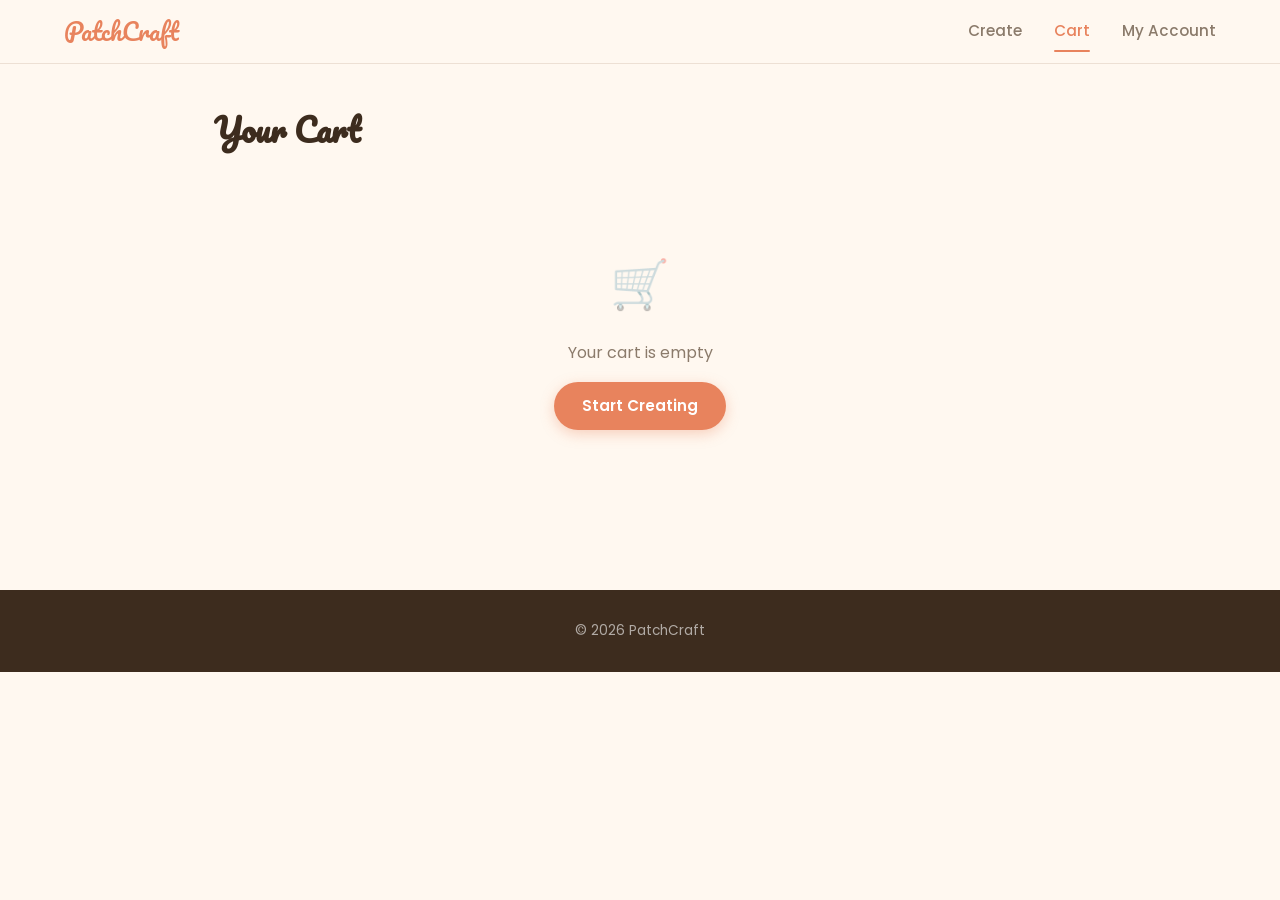
<file: patchcraft/cart.html>
<!DOCTYPE html>
<html lang="en">
<head>
<meta charset="UTF-8">
<meta name="viewport" content="width=device-width, initial-scale=1.0">
<title>Shopping Cart — PatchCraft</title>
<link rel="stylesheet" href="css/style.css">
<style>
  .cart-page { max-width: 900px; margin: 0 auto; padding: 40px 24px; }
  .cart-item {
    display: flex; gap: 20px; align-items: center;
    background: var(--white); border-radius: var(--radius);
    padding: 20px; margin-bottom: 16px;
    box-shadow: 0 2px 10px var(--shadow);
  }
  .cart-item .thumb {
    width: 120px; height: 90px; border-radius: var(--radius-sm);
    object-fit: contain; background: var(--blush); flex-shrink: 0;
  }
  .cart-item .info { flex: 1; }
  .cart-item .item-name { font-weight: 600; font-size: 1rem; margin-bottom: 4px; }
  .cart-item .item-meta { font-size: 0.85rem; color: var(--text-light); }
  .cart-item .item-price { font-weight: 700; color: var(--coral); font-size: 1.1rem; }
  .qty-control {
    display: flex; align-items: center; gap: 8px;
  }
  .qty-control button {
    width: 32px; height: 32px; border-radius: 50%;
    border: 2px solid var(--border); background: var(--white);
    cursor: pointer; font-size: 1.1rem; display: flex;
    align-items: center; justify-content: center;
    transition: all 0.2s;
  }
  .qty-control button:hover { border-color: var(--coral); color: var(--coral); }
  .qty-control span { font-weight: 600; min-width: 24px; text-align: center; }
  .cart-footer {
    background: var(--white); border-radius: var(--radius);
    padding: 24px; box-shadow: 0 2px 10px var(--shadow);
    display: flex; justify-content: space-between; align-items: center;
  }
  .cart-total { font-size: 1.4rem; font-weight: 700; color: var(--coral); }
</style>
</head>
<body>

<nav id="main-nav"></nav>

<div class="cart-page">
  <h1 style="font-family:var(--font-display);color:var(--dark);margin-bottom:32px">Your Cart</h1>

  <div id="cart-items"></div>
  <div id="cart-empty" class="empty-state hidden">
    <div class="icon">&#128722;</div>
    <p>Your cart is empty</p>
    <a href="create.html" class="btn btn-primary mt-16" style="margin-top:16px">Start Creating</a>
  </div>

  <div id="cart-footer" class="cart-footer">
    <div>
      <span style="color:var(--text-light)">Subtotal: </span>
      <span class="cart-total" id="cart-total">$0.00</span>
    </div>
    <div style="display:flex;gap:10px">
      <a href="create.html" class="btn btn-outline btn-sm">Continue Creating</a>
      <button class="btn btn-primary" id="btn-checkout">Checkout</button>
    </div>
  </div>
</div>

<footer class="footer"><p>&copy; 2026 PatchCraft</p></footer>

<script src="js/data.js"></script>
<script>
  renderNav('cart');

  function renderCart() {
    const items = DB.Cart.getAll();
    const container = document.getElementById('cart-items');
    const emptyState = document.getElementById('cart-empty');
    const footer = document.getElementById('cart-footer');

    if (items.length === 0) {
      container.innerHTML = '';
      emptyState.classList.remove('hidden');
      footer.style.display = 'none';
      return;
    }
    emptyState.classList.add('hidden');
    footer.style.display = '';

    container.innerHTML = '';
    items.forEach(item => {
      const design = DB.Designs.getById(item.designId);
      if (!design) return;
      const carrier = DB.Carriers.getById(design.carrierId);
      const allPatches = [...(design.frontPatches || []), ...(design.backPatches || [])];
      const price = DB.getDesignPrice(design);
      const patchNames = allPatches.map(pp => {
        const p = DB.Patches.getById(pp.patchId);
        return p ? p.name : '';
      }).filter(Boolean).join(', ');

      const thumbSrc = design.thumbnail || (carrier ? carrier.frontImage : '');

      const el = document.createElement('div');
      el.className = 'cart-item';
      el.innerHTML = `
        <img class="thumb" src="${thumbSrc}" alt="design">
        <div class="info">
          <div class="item-name">${carrier ? carrier.name : 'Unknown'} — Custom Design</div>
          <div class="item-meta">${allPatches.length} patch${allPatches.length !== 1 ? 'es' : ''}: ${patchNames}</div>
          <div class="item-meta">Front: ${(design.frontPatches||[]).length} · Back: ${(design.backPatches||[]).length}</div>
        </div>
        <div style="text-align:center">
          <div class="qty-control">
            <button class="qty-minus" data-id="${item.id}">−</button>
            <span>${item.quantity || 1}</span>
            <button class="qty-plus" data-id="${item.id}">+</button>
          </div>
          <div class="item-price" style="margin-top:8px">${fmtPrice(price * (item.quantity || 1))}</div>
          <button class="btn btn-sm" style="margin-top:8px;color:#E85555;background:none;padding:4px 8px;font-size:0.8rem" data-remove="${item.id}">Remove</button>
        </div>`;
      container.appendChild(el);
    });

    // Events
    container.querySelectorAll('.qty-minus').forEach(btn =>
      btn.addEventListener('click', () => {
        const item = DB.Cart.getAll().find(i => i.id === btn.dataset.id);
        if (item && (item.quantity || 1) > 1) {
          DB.Cart.update(btn.dataset.id, { quantity: (item.quantity || 1) - 1 });
        }
        renderCart();
      })
    );
    container.querySelectorAll('.qty-plus').forEach(btn =>
      btn.addEventListener('click', () => {
        const item = DB.Cart.getAll().find(i => i.id === btn.dataset.id);
        DB.Cart.update(btn.dataset.id, { quantity: (item.quantity || 1) + 1 });
        renderCart();
      })
    );
    container.querySelectorAll('[data-remove]').forEach(btn =>
      btn.addEventListener('click', () => {
        DB.Cart.remove(btn.dataset.remove);
        renderCart();
        renderNav('cart');
        showToast('Item removed');
      })
    );

    // Total
    document.getElementById('cart-total').textContent = fmtPrice(DB.Cart.getTotal());
  }

  renderCart();

  document.getElementById('btn-checkout').addEventListener('click', () => {
    if (DB.Cart.getAll().length === 0) return showToast('Cart is empty', 'error');
    window.location.href = 'checkout.html';
  });
</script>
</body>
</html>
</file>
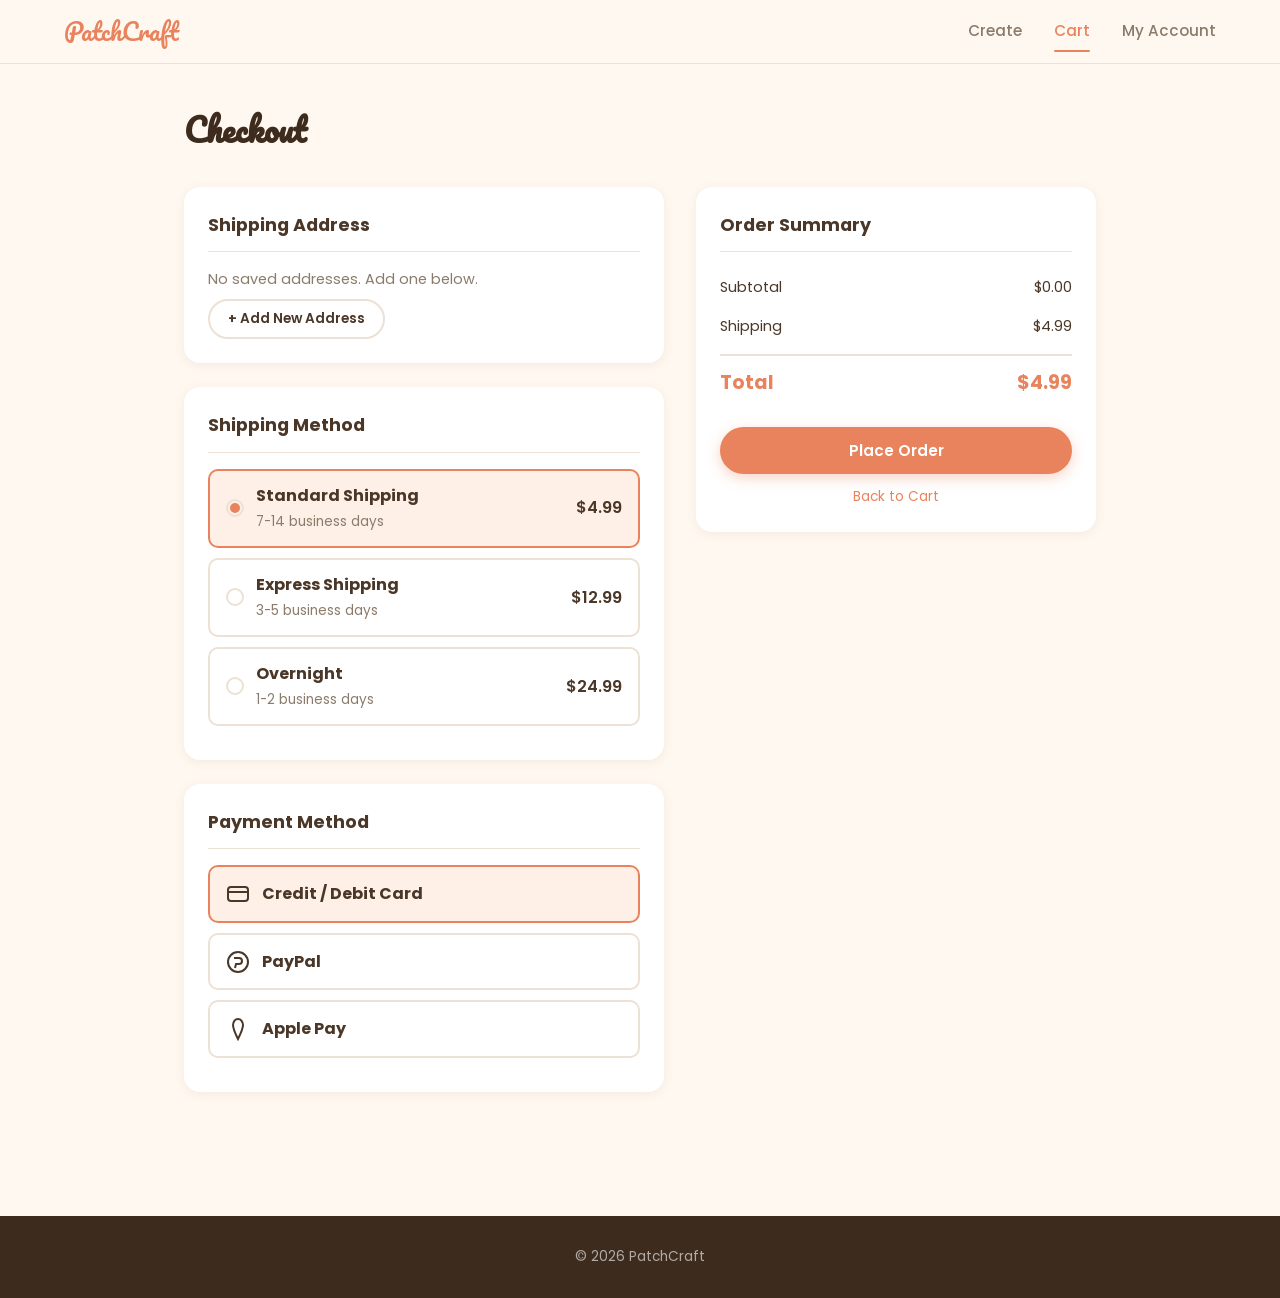
<file: patchcraft/checkout.html>
<!DOCTYPE html>
<html lang="en">
<head>
<meta charset="UTF-8">
<meta name="viewport" content="width=device-width, initial-scale=1.0">
<title>Checkout — PatchCraft</title>
<link rel="stylesheet" href="css/style.css">
<style>
  .checkout-page { max-width: 960px; margin: 0 auto; padding: 40px 24px; }
  .checkout-grid { display: grid; grid-template-columns: 1.2fr 1fr; gap: 32px; }
  @media (max-width: 768px) { .checkout-grid { grid-template-columns: 1fr; } }

  .checkout-section {
    background: var(--white); border-radius: var(--radius);
    padding: 24px; box-shadow: 0 2px 10px var(--shadow);
    margin-bottom: 24px;
  }
  .checkout-section h3 {
    font-size: 1.1rem; font-weight: 700; margin-bottom: 16px;
    padding-bottom: 12px; border-bottom: 1px solid var(--border);
  }

  .address-card {
    border: 2px solid var(--border); border-radius: var(--radius-sm);
    padding: 12px 16px; cursor: pointer; margin-bottom: 10px;
    transition: all 0.2s;
  }
  .address-card:hover { border-color: var(--coral); }
  .address-card.selected { border-color: var(--coral); background: var(--blush); }
  .address-card .addr-name { font-weight: 600; }
  .address-card .addr-detail { font-size: 0.85rem; color: var(--text-light); }

  .shipping-option {
    display: flex; align-items: center; gap: 12px;
    border: 2px solid var(--border); border-radius: var(--radius-sm);
    padding: 12px 16px; cursor: pointer; margin-bottom: 10px;
    transition: all 0.2s;
  }
  .shipping-option:hover { border-color: var(--coral); }
  .shipping-option.selected { border-color: var(--coral); background: var(--blush); }
  .shipping-option .ship-radio {
    width: 18px; height: 18px; border-radius: 50%;
    border: 2px solid var(--border); flex-shrink: 0;
    display: flex; align-items: center; justify-content: center;
  }
  .shipping-option.selected .ship-radio::after {
    content: ''; width: 10px; height: 10px; border-radius: 50%;
    background: var(--coral);
  }

  .payment-option {
    display: flex; align-items: center; gap: 12px;
    border: 2px solid var(--border); border-radius: var(--radius-sm);
    padding: 14px 16px; cursor: pointer; margin-bottom: 10px;
    transition: all 0.2s;
  }
  .payment-option:hover { border-color: var(--coral); }
  .payment-option.selected { border-color: var(--coral); background: var(--blush); }

  .order-summary-item {
    display: flex; gap: 12px; padding: 10px 0;
    border-bottom: 1px solid var(--border);
  }
  .order-summary-item:last-child { border-bottom: none; }
  .order-summary-item img {
    width: 60px; height: 45px; border-radius: 6px;
    object-fit: contain; background: var(--blush); flex-shrink: 0;
  }
  .osi-info { flex: 1; font-size: 0.85rem; }
  .osi-price { font-weight: 700; color: var(--coral); white-space: nowrap; }

  .total-row {
    display: flex; justify-content: space-between; padding: 8px 0;
    font-size: 0.9rem;
  }
  .total-row.grand { font-size: 1.2rem; font-weight: 700; color: var(--coral); padding-top: 12px; border-top: 2px solid var(--border); margin-top: 8px; }

  /* Simulated payment modal */
  .pay-modal .modal-box { max-width: 400px; text-align: center; }
  .pay-spinner {
    width: 48px; height: 48px; border: 4px solid var(--border);
    border-top-color: var(--coral); border-radius: 50%;
    animation: spin 0.8s linear infinite;
    margin: 20px auto;
  }
  @keyframes spin { to { transform: rotate(360deg); } }
  .pay-success { font-size: 3rem; color: var(--sage); }
</style>
</head>
<body>

<nav id="main-nav"></nav>

<div class="checkout-page">
  <h1 style="font-family:var(--font-display);color:var(--dark);margin-bottom:32px">Checkout</h1>

  <div class="checkout-grid">
    <!-- Left: forms -->
    <div>
      <!-- Address -->
      <div class="checkout-section">
        <h3>Shipping Address</h3>
        <div id="address-list"></div>
        <button class="btn btn-outline btn-sm" id="btn-add-addr" style="margin-top:8px">+ Add New Address</button>
      </div>

      <!-- Shipping -->
      <div class="checkout-section">
        <h3>Shipping Method</h3>
        <div id="shipping-options">
          <div class="shipping-option selected" data-ship="standard" data-cost="4.99">
            <div class="ship-radio"></div>
            <div style="flex:1"><strong>Standard Shipping</strong><br><span style="font-size:0.85rem;color:var(--text-light)">7-14 business days</span></div>
            <div style="font-weight:600">$4.99</div>
          </div>
          <div class="shipping-option" data-ship="express" data-cost="12.99">
            <div class="ship-radio"></div>
            <div style="flex:1"><strong>Express Shipping</strong><br><span style="font-size:0.85rem;color:var(--text-light)">3-5 business days</span></div>
            <div style="font-weight:600">$12.99</div>
          </div>
          <div class="shipping-option" data-ship="overnight" data-cost="24.99">
            <div class="ship-radio"></div>
            <div style="flex:1"><strong>Overnight</strong><br><span style="font-size:0.85rem;color:var(--text-light)">1-2 business days</span></div>
            <div style="font-weight:600">$24.99</div>
          </div>
        </div>
      </div>

      <!-- Payment -->
      <div class="checkout-section">
        <h3>Payment Method</h3>
        <div id="payment-options">
          <div class="payment-option selected" data-pay="card">
            <svg width="24" height="24" fill="none" stroke="var(--text)" stroke-width="2"><rect x="2" y="5" width="20" height="14" rx="3"/><path d="M2 10h20"/></svg>
            <strong>Credit / Debit Card</strong>
          </div>
          <div class="payment-option" data-pay="paypal">
            <svg width="24" height="24" fill="none" stroke="var(--text)" stroke-width="2"><circle cx="12" cy="12" r="10"/><path d="M8 8h5a3 3 0 010 6h-3l-1 4"/></svg>
            <strong>PayPal</strong>
          </div>
          <div class="payment-option" data-pay="apple">
            <svg width="24" height="24" fill="none" stroke="var(--text)" stroke-width="2"><path d="M12 2C9 2 7 5 7 8c0 4 5 14 5 14s5-10 5-14c0-3-2-6-5-6z"/></svg>
            <strong>Apple Pay</strong>
          </div>
        </div>
      </div>
    </div>

    <!-- Right: summary -->
    <div>
      <div class="checkout-section" style="position:sticky;top:80px">
        <h3>Order Summary</h3>
        <div id="order-items"></div>
        <div style="margin-top:16px">
          <div class="total-row"><span>Subtotal</span><span id="sum-subtotal">$0.00</span></div>
          <div class="total-row"><span>Shipping</span><span id="sum-shipping">$4.99</span></div>
          <div class="total-row grand"><span>Total</span><span id="sum-total">$0.00</span></div>
        </div>
        <button class="btn btn-primary w-full mt-24" id="btn-pay" style="margin-top:20px;width:100%">Place Order</button>
        <a href="cart.html" style="display:block;text-align:center;margin-top:12px;font-size:0.85rem">Back to Cart</a>
      </div>
    </div>
  </div>
</div>

<!-- Address Modal -->
<div class="modal-overlay" id="addr-modal">
  <div class="modal-box">
    <h3 class="modal-title" id="addr-modal-title">Add Address</h3>
    <input type="hidden" id="addr-edit-id">
    <div class="form-group"><label>Full Name</label><input class="form-control" id="addr-name" placeholder="John Doe"></div>
    <div class="form-group"><label>Phone</label><input class="form-control" id="addr-phone" placeholder="+1 234 567 8900"></div>
    <div class="grid-2">
      <div class="form-group"><label>Country</label><input class="form-control" id="addr-country" placeholder="United States"></div>
      <div class="form-group"><label>State</label><input class="form-control" id="addr-state" placeholder="California"></div>
    </div>
    <div class="form-group"><label>City</label><input class="form-control" id="addr-city" placeholder="Los Angeles"></div>
    <div class="form-group"><label>Street Address</label><input class="form-control" id="addr-street" placeholder="123 Main St"></div>
    <div class="form-group"><label>ZIP Code</label><input class="form-control" id="addr-zip" placeholder="90001"></div>
    <div class="modal-actions">
      <button class="btn btn-outline" id="addr-cancel">Cancel</button>
      <button class="btn btn-primary" id="addr-save">Save</button>
    </div>
  </div>
</div>

<!-- Payment simulation modal -->
<div class="modal-overlay pay-modal" id="pay-modal">
  <div class="modal-box">
    <div id="pay-processing">
      <h3>Processing Payment...</h3>
      <div class="pay-spinner"></div>
      <p style="color:var(--text-light)">Please wait</p>
    </div>
    <div id="pay-success" class="hidden">
      <div class="pay-success">&#10003;</div>
      <h3 style="margin-top:12px">Payment Successful!</h3>
      <p style="color:var(--text-light);margin-top:8px">Your order has been placed</p>
      <p style="margin-top:8px;font-weight:600" id="pay-order-id"></p>
      <button class="btn btn-primary mt-24" id="btn-view-orders" style="margin-top:20px">View My Orders</button>
    </div>
  </div>
</div>

<footer class="footer"><p>&copy; 2026 PatchCraft</p></footer>

<script src="js/data.js"></script>
<script>
  renderNav('cart');

  let selectedAddrId = null;
  let selectedShipping = { method: 'standard', cost: 4.99 };
  let selectedPayment = 'card';

  // ---- Render order items ----
  function renderOrderItems() {
    const items = DB.Cart.getAll();
    const container = document.getElementById('order-items');
    container.innerHTML = '';
    items.forEach(item => {
      const design = DB.Designs.getById(item.designId);
      if (!design) return;
      const carrier = DB.Carriers.getById(design.carrierId);
      const price = DB.getDesignPrice(design) * (item.quantity || 1);
      const thumbSrc = design.thumbnail || (carrier ? carrier.frontImage : '');
      container.innerHTML += `<div class="order-summary-item">
        <img src="${thumbSrc}" alt="">
        <div class="osi-info">
          <strong>${carrier ? carrier.name : 'Design'}</strong><br>
          Qty: ${item.quantity || 1}
        </div>
        <div class="osi-price">${fmtPrice(price)}</div>
      </div>`;
    });
    updateTotals();
  }

  function updateTotals() {
    const subtotal = DB.Cart.getTotal();
    const shipping = selectedShipping.cost;
    document.getElementById('sum-subtotal').textContent = fmtPrice(subtotal);
    document.getElementById('sum-shipping').textContent = fmtPrice(shipping);
    document.getElementById('sum-total').textContent = fmtPrice(subtotal + shipping);
  }

  // ---- Addresses ----
  function renderAddresses() {
    const addrs = DB.Addresses.getAll();
    const container = document.getElementById('address-list');
    if (addrs.length === 0) {
      container.innerHTML = '<p style="color:var(--text-light);font-size:0.9rem">No saved addresses. Add one below.</p>';
      return;
    }
    if (!selectedAddrId && addrs.length > 0) selectedAddrId = addrs[0].id;
    container.innerHTML = '';
    addrs.forEach(a => {
      const el = document.createElement('div');
      el.className = 'address-card' + (a.id === selectedAddrId ? ' selected' : '');
      el.innerHTML = `
        <div class="addr-name">${a.name} <span style="font-weight:400;color:var(--text-light)">${a.phone || ''}</span></div>
        <div class="addr-detail">${a.street}, ${a.city}, ${a.state} ${a.zip}, ${a.country}</div>
        <div style="margin-top:6px">
          <button class="btn btn-sm btn-outline" style="padding:4px 10px;font-size:0.75rem" data-edit="${a.id}">Edit</button>
          <button class="btn btn-sm" style="padding:4px 10px;font-size:0.75rem;color:#E85555;background:none" data-del="${a.id}">Delete</button>
        </div>`;
      el.addEventListener('click', e => {
        if (e.target.dataset.edit || e.target.dataset.del) return;
        selectedAddrId = a.id;
        renderAddresses();
      });
      container.appendChild(el);
    });
    // Edit/Delete handlers
    container.querySelectorAll('[data-edit]').forEach(btn =>
      btn.addEventListener('click', () => openAddrModal(btn.dataset.edit))
    );
    container.querySelectorAll('[data-del]').forEach(btn =>
      btn.addEventListener('click', () => {
        DB.Addresses.remove(btn.dataset.del);
        if (selectedAddrId === btn.dataset.del) selectedAddrId = null;
        renderAddresses();
      })
    );
  }

  // ---- Address modal ----
  function openAddrModal(editId) {
    const modal = document.getElementById('addr-modal');
    modal.classList.add('open');
    if (editId) {
      const a = DB.Addresses.getById(editId);
      document.getElementById('addr-modal-title').textContent = 'Edit Address';
      document.getElementById('addr-edit-id').value = editId;
      document.getElementById('addr-name').value = a.name || '';
      document.getElementById('addr-phone').value = a.phone || '';
      document.getElementById('addr-country').value = a.country || '';
      document.getElementById('addr-state').value = a.state || '';
      document.getElementById('addr-city').value = a.city || '';
      document.getElementById('addr-street').value = a.street || '';
      document.getElementById('addr-zip').value = a.zip || '';
    } else {
      document.getElementById('addr-modal-title').textContent = 'Add Address';
      document.getElementById('addr-edit-id').value = '';
      document.querySelectorAll('#addr-modal .form-control').forEach(i => i.value = '');
    }
  }

  document.getElementById('btn-add-addr').addEventListener('click', () => openAddrModal(null));
  document.getElementById('addr-cancel').addEventListener('click', () =>
    document.getElementById('addr-modal').classList.remove('open'));

  document.getElementById('addr-save').addEventListener('click', () => {
    const name = document.getElementById('addr-name').value.trim();
    const phone = document.getElementById('addr-phone').value.trim();
    const country = document.getElementById('addr-country').value.trim();
    const state = document.getElementById('addr-state').value.trim();
    const city = document.getElementById('addr-city').value.trim();
    const street = document.getElementById('addr-street').value.trim();
    const zip = document.getElementById('addr-zip').value.trim();

    if (!name || !country || !city || !street) {
      return showToast('Please fill required fields', 'error');
    }

    const editId = document.getElementById('addr-edit-id').value;
    const data = { name, phone, country, state, city, street, zip };
    if (editId) {
      DB.Addresses.update(editId, data);
    } else {
      const a = DB.Addresses.add(data);
      selectedAddrId = a.id;
    }
    document.getElementById('addr-modal').classList.remove('open');
    renderAddresses();
    showToast('Address saved');
  });

  // ---- Shipping ----
  document.querySelectorAll('.shipping-option').forEach(el => {
    el.addEventListener('click', () => {
      document.querySelectorAll('.shipping-option').forEach(e => e.classList.remove('selected'));
      el.classList.add('selected');
      selectedShipping = { method: el.dataset.ship, cost: parseFloat(el.dataset.cost) };
      updateTotals();
    });
  });

  // ---- Payment ----
  document.querySelectorAll('.payment-option').forEach(el => {
    el.addEventListener('click', () => {
      document.querySelectorAll('.payment-option').forEach(e => e.classList.remove('selected'));
      el.classList.add('selected');
      selectedPayment = el.dataset.pay;
    });
  });

  // ---- Place order ----
  document.getElementById('btn-pay').addEventListener('click', () => {
    if (!selectedAddrId) return showToast('Please select a shipping address', 'error');
    const cartItems = DB.Cart.getAll();
    if (cartItems.length === 0) return showToast('Cart is empty', 'error');

    // Show payment processing
    const payModal = document.getElementById('pay-modal');
    payModal.classList.add('open');
    document.getElementById('pay-processing').classList.remove('hidden');
    document.getElementById('pay-success').classList.add('hidden');

    // Simulate payment delay
    setTimeout(() => {
      // Create order
      const order = DB.Orders.add({
        items: JSON.parse(JSON.stringify(cartItems)),
        addressId: selectedAddrId,
        shipping: selectedShipping,
        payment: selectedPayment,
        subtotal: DB.Cart.getTotal(),
        shippingCost: selectedShipping.cost,
        total: DB.Cart.getTotal() + selectedShipping.cost,
        status: 'paid',
      });

      // Clear cart
      DB.Cart.clear();

      // Show success
      document.getElementById('pay-processing').classList.add('hidden');
      document.getElementById('pay-success').classList.remove('hidden');
      document.getElementById('pay-order-id').textContent = 'Order #' + order.id.toUpperCase();
    }, 2000);
  });

  document.getElementById('btn-view-orders').addEventListener('click', () => {
    window.location.href = 'user.html';
  });

  // ---- Init ----
  renderOrderItems();
  renderAddresses();
</script>
</body>
</html>
</file>
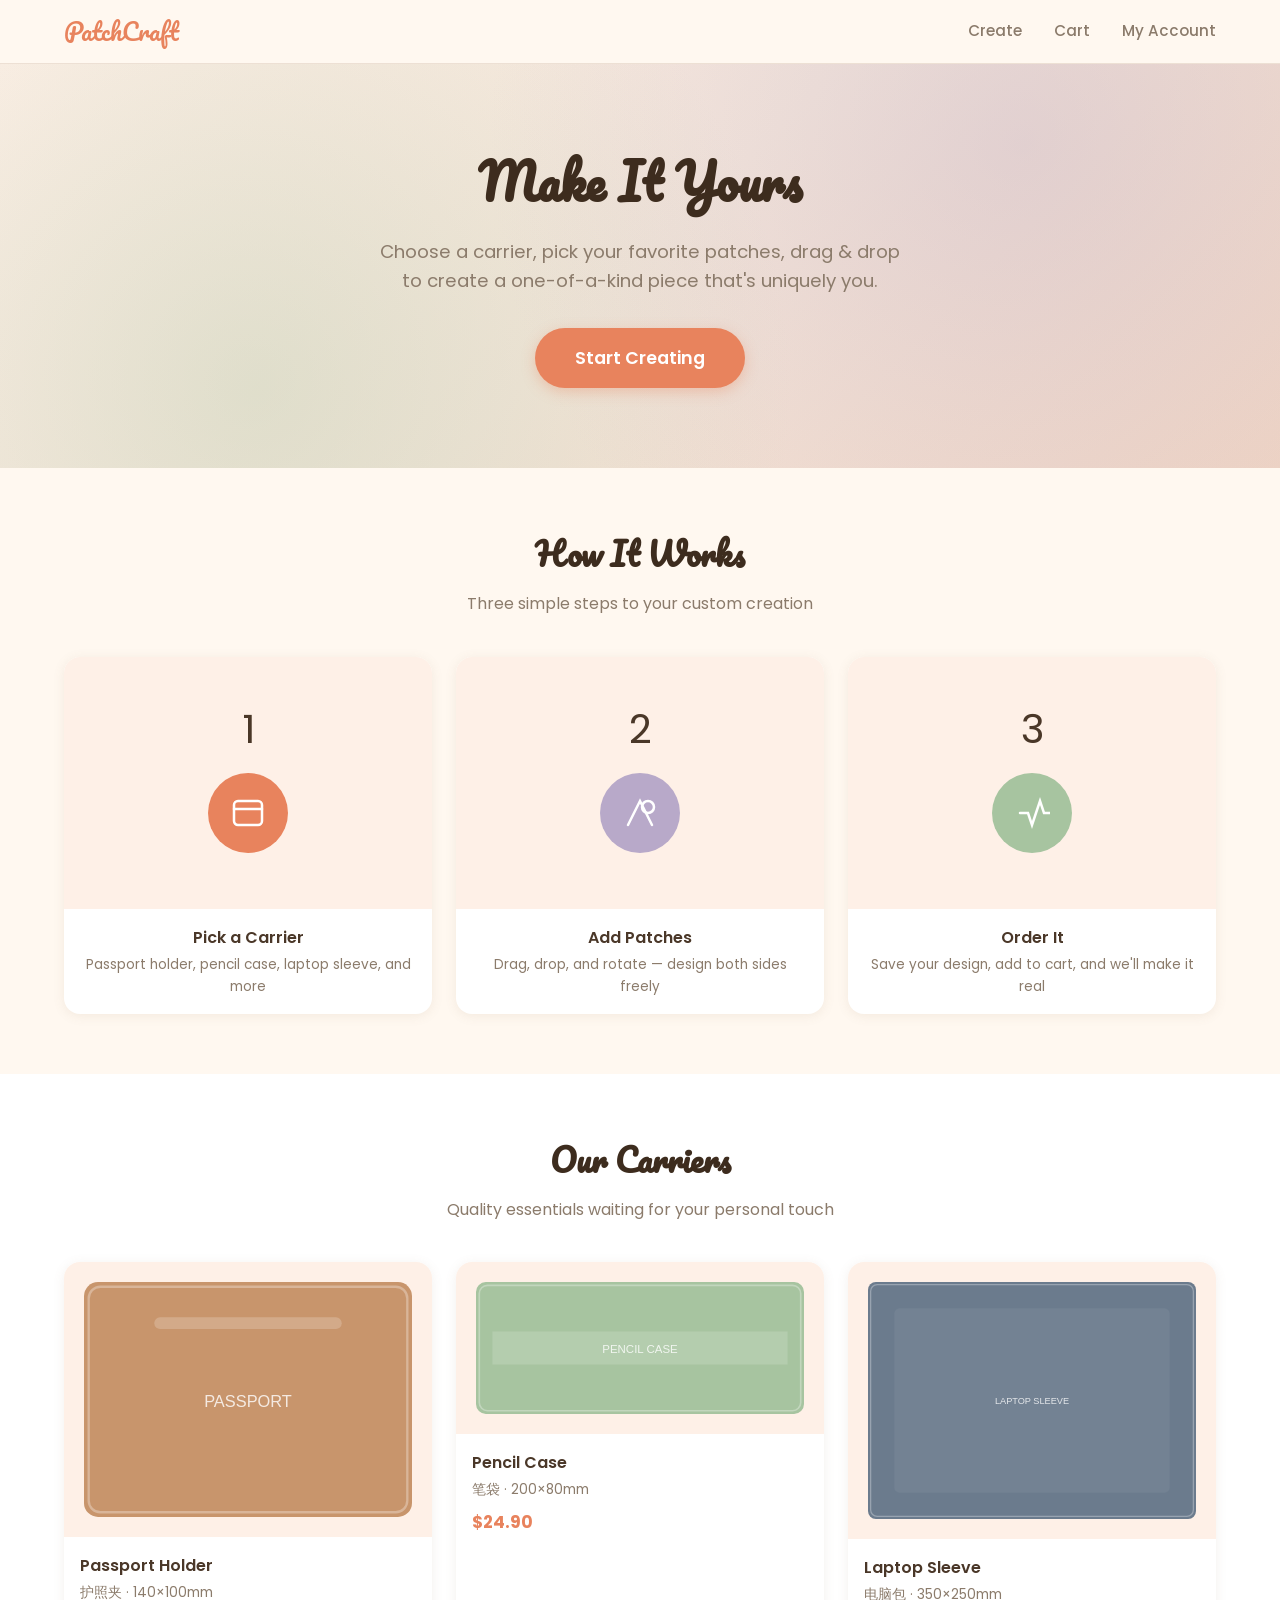
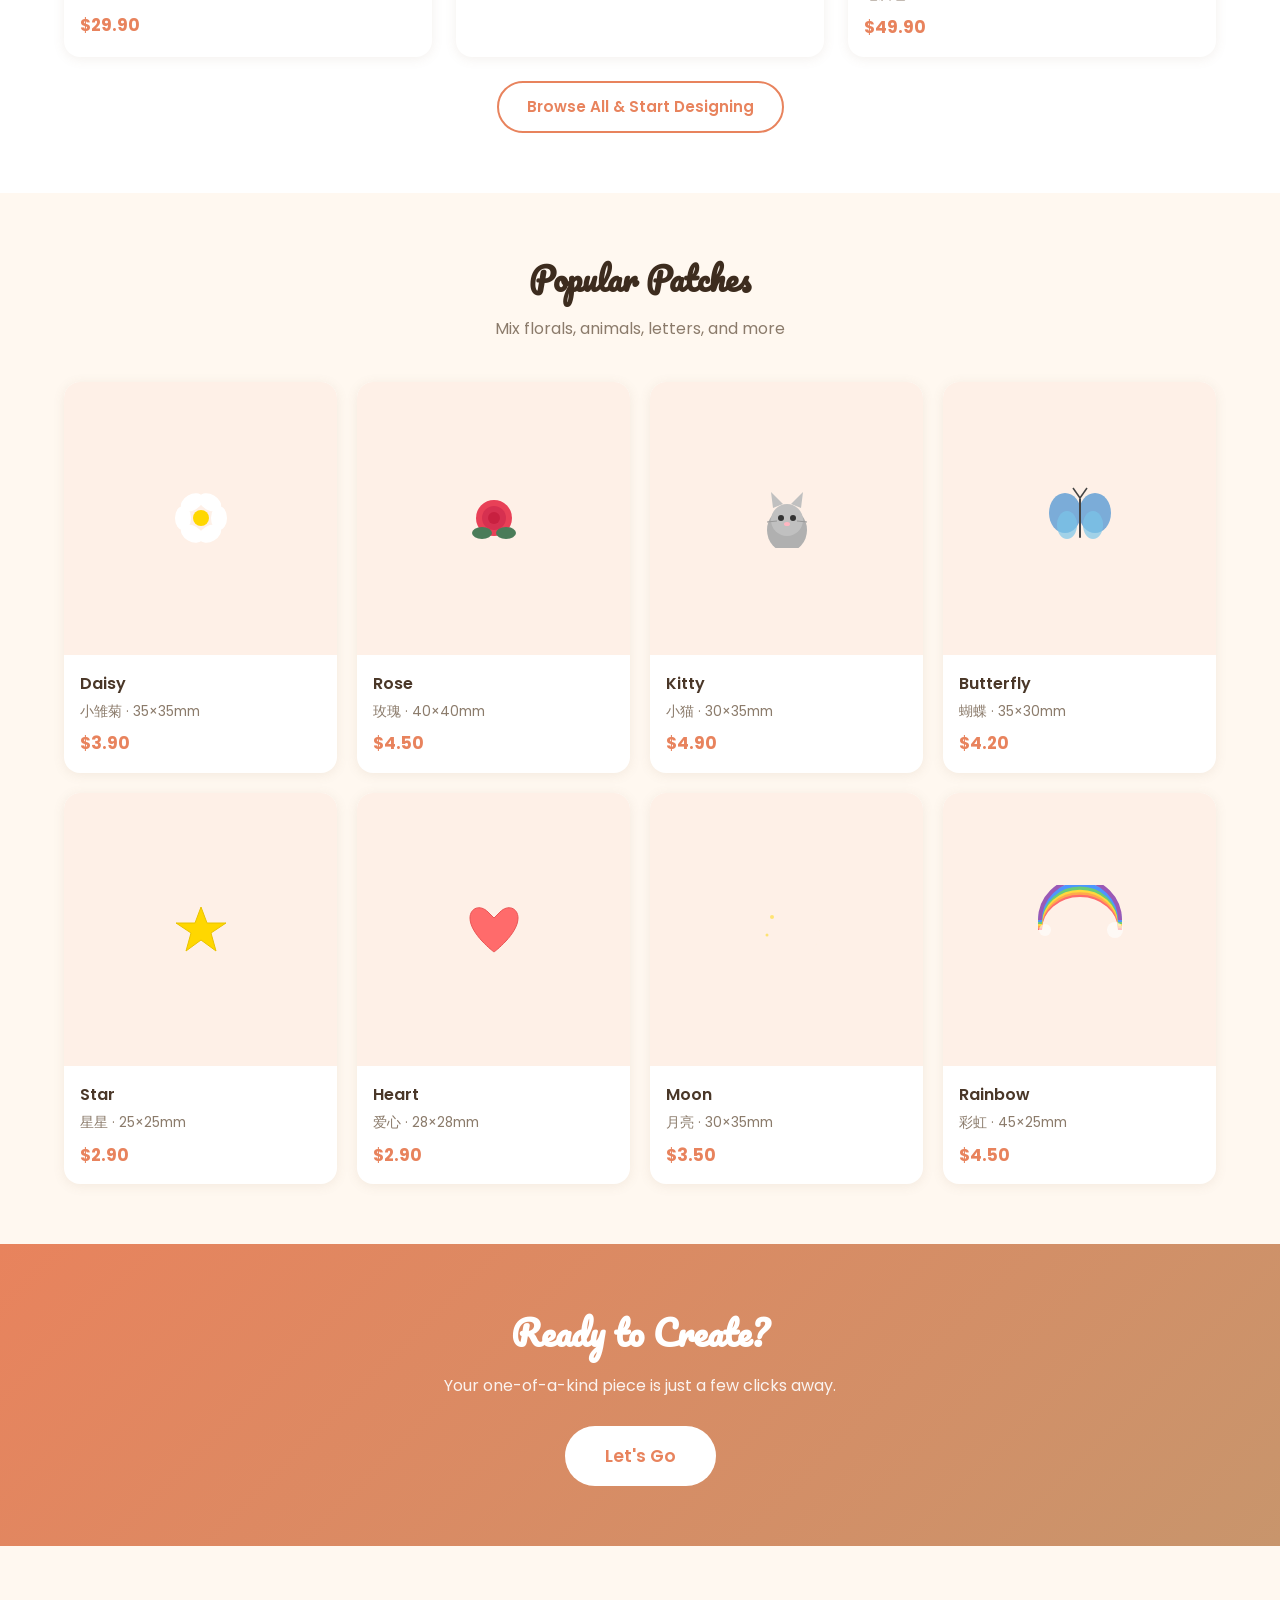
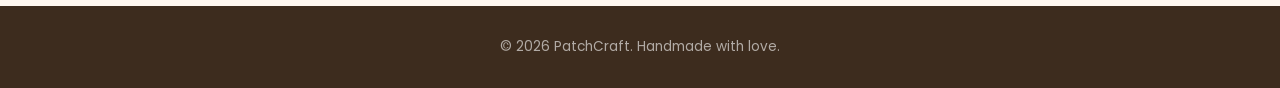
<file: patchcraft/product.html>
<!DOCTYPE html>
<html lang="en">
<head>
<meta charset="UTF-8">
<meta name="viewport" content="width=device-width, initial-scale=1.0">
<title>Product — PatchCraft</title>
<link rel="stylesheet" href="css/style.css">
<style>
  .pd-wrap { max-width: 1000px; margin: 0 auto; padding: 32px 24px; }
  .pd-back { display: inline-flex; align-items: center; gap: 6px; color: var(--text-light); font-size: 0.9rem; margin-bottom: 20px; }
  .pd-back:hover { color: var(--coral); }
  .pd-layout { display: grid; grid-template-columns: 1fr 1fr; gap: 40px; align-items: start; }
  /* Image area */
  .pd-images {}
  .pd-main-img {
    width: 100%; aspect-ratio: 1; object-fit: contain;
    background: var(--blush); border-radius: var(--radius);
    padding: 24px; margin-bottom: 12px;
  }
  .pd-gallery { display: flex; gap: 8px; flex-wrap: wrap; }
  .pd-gallery .thumb {
    width: 72px; height: 72px; object-fit: contain;
    border-radius: var(--radius-xs); border: 2px solid var(--border);
    padding: 4px; background: var(--blush); cursor: pointer; transition: border-color 0.2s;
  }
  .pd-gallery .thumb:hover, .pd-gallery .thumb.active { border-color: var(--coral); }
  /* Info area */
  .pd-info {}
  .pd-name { font-size: 1.8rem; font-weight: 700; color: var(--dark); margin-bottom: 4px; }
  .pd-name-zh { font-size: 1rem; color: var(--text-light); margin-bottom: 16px; }
  .pd-price { font-size: 1.6rem; font-weight: 700; color: var(--coral); margin-bottom: 20px; }
  .pd-meta { display: flex; flex-wrap: wrap; gap: 12px; margin-bottom: 24px; }
  .pd-meta .tag {
    padding: 6px 14px; border-radius: 50px; font-size: 0.8rem; font-weight: 500;
    background: var(--blush); color: var(--terracotta);
  }
  .pd-desc-title { font-weight: 600; font-size: 0.95rem; margin-bottom: 8px; color: var(--dark); }
  .pd-desc {
    font-size: 0.9rem; line-height: 1.7; color: var(--text);
    margin-bottom: 12px;
  }
  .pd-desc-zh {
    font-size: 0.85rem; line-height: 1.7; color: var(--text-light);
    margin-bottom: 24px;
  }
  .pd-actions { display: flex; gap: 12px; flex-wrap: wrap; margin-top: 8px; }
  .pd-divider { border: none; border-top: 1px solid var(--border); margin: 20px 0; }
  /* Back image for carriers */
  .pd-sides { display: grid; grid-template-columns: 1fr 1fr; gap: 12px; margin-top: 16px; }
  .pd-sides .side-label { font-size: 0.75rem; color: var(--text-light); text-align: center; margin-bottom: 4px; }
  .pd-sides img {
    width: 100%; aspect-ratio: 4/3; object-fit: contain;
    background: var(--blush); border-radius: var(--radius-sm); padding: 12px;
  }
  @media (max-width: 768px) {
    .pd-layout { grid-template-columns: 1fr; }
  }
</style>
</head>
<body>

<nav id="main-nav"></nav>

<div class="pd-wrap">
  <a class="pd-back" id="back-link" href="index.html">&larr; Back</a>
  <div class="pd-layout">
    <div class="pd-images">
      <img class="pd-main-img" id="main-img" src="" alt="">
      <div class="pd-gallery" id="gallery"></div>
      <div class="pd-sides hidden" id="sides-area">
        <div><div class="side-label">Front</div><img id="side-front" src="" alt="Front"></div>
        <div><div class="side-label">Back</div><img id="side-back" src="" alt="Back"></div>
      </div>
    </div>
    <div class="pd-info">
      <h1 class="pd-name" id="pd-name"></h1>
      <div class="pd-name-zh" id="pd-name-zh"></div>
      <div class="pd-price" id="pd-price"></div>
      <div class="pd-meta" id="pd-meta"></div>
      <hr class="pd-divider">
      <div class="pd-desc-title">Description</div>
      <p class="pd-desc" id="pd-desc"></p>
      <p class="pd-desc-zh" id="pd-desc-zh"></p>
      <div class="pd-actions" id="pd-actions"></div>
    </div>
  </div>
</div>

<footer class="footer">
  <p>&copy; 2026 PatchCraft. Handmade with love.</p>
</footer>

<script src="js/data.js"></script>
<script>
(() => {
  renderNav('home');

  const params = new URLSearchParams(window.location.search);
  const type = params.get('type');
  const id = params.get('id');
  const from = params.get('from');

  if (!type || !id) { window.location.href = 'index.html'; return; }

  const item = type === 'carrier' ? DB.Carriers.getById(id) : DB.Patches.getById(id);
  if (!item) { window.location.href = 'index.html'; return; }

  document.title = item.name + ' — PatchCraft';

  // Back link
  const backLink = document.getElementById('back-link');
  if (from === 'create') {
    backLink.href = 'create.html';
    backLink.textContent = '\u2190 Back to Creation';
  }

  // Main image
  const mainImg = document.getElementById('main-img');
  const primaryImg = type === 'carrier' ? item.frontImage : item.image;
  mainImg.src = primaryImg;

  // Gallery
  const galleryEl = document.getElementById('gallery');
  const allImages = [primaryImg];
  if (type === 'carrier' && item.backImage) allImages.push(item.backImage);
  if (item.gallery && item.gallery.length) allImages.push(...item.gallery);

  if (allImages.length > 1) {
    allImages.forEach((src, i) => {
      const thumb = document.createElement('img');
      thumb.className = 'thumb' + (i === 0 ? ' active' : '');
      thumb.src = src;
      thumb.addEventListener('click', () => {
        mainImg.src = src;
        galleryEl.querySelectorAll('.thumb').forEach(t => t.classList.remove('active'));
        thumb.classList.add('active');
      });
      galleryEl.appendChild(thumb);
    });
  }

  // Carrier front/back preview
  if (type === 'carrier' && item.backImage) {
    const sidesArea = document.getElementById('sides-area');
    sidesArea.classList.remove('hidden');
    document.getElementById('side-front').src = item.frontImage;
    document.getElementById('side-back').src = item.backImage;
  }

  // Info
  document.getElementById('pd-name').textContent = item.name;
  document.getElementById('pd-name-zh').textContent = item.nameZh || '';
  document.getElementById('pd-price').textContent = fmtPrice(item.price);

  // Meta tags
  const metaEl = document.getElementById('pd-meta');
  const tags = [];
  if (type === 'carrier') {
    tags.push(item.realWidth + '\u00d7' + item.realHeight + 'mm');
  } else {
    tags.push(item.realWidth + '\u00d7' + item.realHeight + 'mm');
    if (item.category) tags.push(item.category.charAt(0).toUpperCase() + item.category.slice(1));
  }
  if (item.color) tags.push(item.color.charAt(0).toUpperCase() + item.color.slice(1));
  if (type === 'carrier') tags.push('Front & Back');
  metaEl.innerHTML = tags.map(t => '<span class="tag">' + t + '</span>').join('');

  // Description
  document.getElementById('pd-desc').textContent = item.description || 'No description available.';
  const descZhEl = document.getElementById('pd-desc-zh');
  if (item.descriptionZh) descZhEl.textContent = item.descriptionZh;
  else descZhEl.style.display = 'none';

  // Action buttons
  const actionsEl = document.getElementById('pd-actions');
  if (from === 'create') {
    actionsEl.innerHTML = '<button class="btn btn-primary" id="btn-use">Use in My Design</button><a href="create.html" class="btn btn-outline">Back to Editor</a>';
    document.getElementById('btn-use').addEventListener('click', () => {
      window.location.href = 'create.html';
    });
  } else {
    actionsEl.innerHTML = '<a href="create.html" class="btn btn-primary">Start Creating with This</a><a href="index.html" class="btn btn-outline">Browse More</a>';
  }
})();
</script>
</body>
</html>
</file>
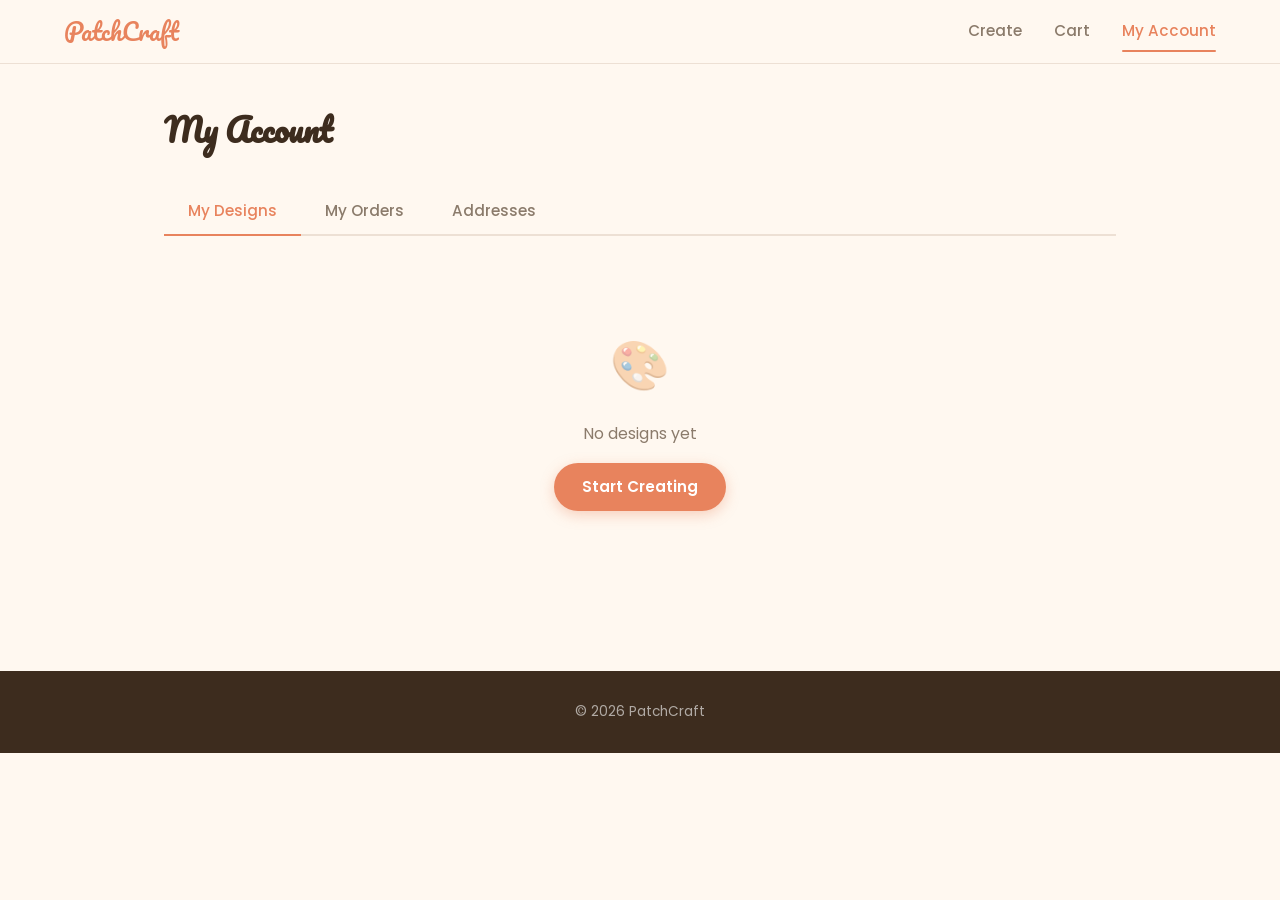
<file: patchcraft/user.html>
<!DOCTYPE html>
<html lang="en">
<head>
<meta charset="UTF-8">
<meta name="viewport" content="width=device-width, initial-scale=1.0">
<title>My Account — PatchCraft</title>
<link rel="stylesheet" href="css/style.css">
<style>
  .user-page { max-width: 1000px; margin: 0 auto; padding: 40px 24px; }
  .tabs {
    display: flex; gap: 0; margin-bottom: 32px;
    border-bottom: 2px solid var(--border);
  }
  .tab-btn {
    padding: 12px 24px; border: none; background: none;
    font-weight: 500; font-size: 0.95rem; color: var(--text-light);
    cursor: pointer; position: relative; transition: color 0.2s;
  }
  .tab-btn::after {
    content: ''; position: absolute; bottom: -2px; left: 0; right: 0;
    height: 2px; background: transparent; transition: background 0.2s;
  }
  .tab-btn.active { color: var(--coral); }
  .tab-btn.active::after { background: var(--coral); }
  .tab-content { display: none; }
  .tab-content.active { display: block; }

  .design-grid { display: grid; grid-template-columns: repeat(auto-fill, minmax(200px, 1fr)); gap: 20px; }
  .design-card {
    background: var(--white); border-radius: var(--radius);
    overflow: hidden; box-shadow: 0 2px 10px var(--shadow);
  }
  .design-card img {
    width: 100%; aspect-ratio: 4/3; object-fit: contain;
    background: var(--blush); padding: 12px;
  }
  .design-card .body { padding: 12px; }
  .design-card .dc-name { font-weight: 600; font-size: 0.9rem; }
  .design-card .dc-meta { font-size: 0.8rem; color: var(--text-light); }

  .order-card {
    background: var(--white); border-radius: var(--radius);
    padding: 20px; margin-bottom: 16px;
    box-shadow: 0 2px 10px var(--shadow);
  }
  .order-header {
    display: flex; justify-content: space-between; align-items: center;
    margin-bottom: 12px; flex-wrap: wrap; gap: 8px;
  }
  .order-items-list { margin-top: 12px; }
  .order-item-row { display: flex; gap: 12px; align-items: center; padding: 8px 0; border-top: 1px solid var(--border); }
  .order-item-row img { width: 50px; height: 38px; border-radius: 6px; object-fit: contain; background: var(--blush); }
  .order-item-row .oir-info { flex: 1; font-size: 0.85rem; }

  .address-grid { display: grid; grid-template-columns: repeat(auto-fill, minmax(260px, 1fr)); gap: 16px; }
  .addr-card-user {
    background: var(--white); border-radius: var(--radius);
    padding: 16px; box-shadow: 0 2px 10px var(--shadow);
  }
  .addr-card-user .name { font-weight: 600; margin-bottom: 4px; }
  .addr-card-user .detail { font-size: 0.85rem; color: var(--text-light); line-height: 1.5; }
</style>
</head>
<body>

<nav id="main-nav"></nav>

<div class="user-page">
  <h1 style="font-family:var(--font-display);color:var(--dark);margin-bottom:32px">My Account</h1>

  <div class="tabs">
    <button class="tab-btn active" data-tab="designs">My Designs</button>
    <button class="tab-btn" data-tab="orders">My Orders</button>
    <button class="tab-btn" data-tab="addresses">Addresses</button>
  </div>

  <!-- Designs -->
  <div class="tab-content active" id="tab-designs">
    <div class="design-grid" id="design-grid"></div>
    <div id="designs-empty" class="empty-state hidden">
      <div class="icon">&#127912;</div>
      <p>No designs yet</p>
      <a href="create.html" class="btn btn-primary" style="margin-top:16px">Start Creating</a>
    </div>
  </div>

  <!-- Orders -->
  <div class="tab-content" id="tab-orders">
    <div id="order-list"></div>
    <div id="orders-empty" class="empty-state hidden">
      <div class="icon">&#128230;</div>
      <p>No orders yet</p>
    </div>
  </div>

  <!-- Addresses -->
  <div class="tab-content" id="tab-addresses">
    <div class="address-grid" id="addr-grid"></div>
    <div id="addr-empty" class="empty-state hidden">
      <div class="icon">&#128205;</div>
      <p>No saved addresses</p>
    </div>
  </div>
</div>

<footer class="footer"><p>&copy; 2026 PatchCraft</p></footer>

<script src="js/data.js"></script>
<script>
  renderNav('user');

  // ---- Tabs ----
  document.querySelectorAll('.tab-btn').forEach(btn => {
    btn.addEventListener('click', () => {
      document.querySelectorAll('.tab-btn').forEach(b => b.classList.remove('active'));
      document.querySelectorAll('.tab-content').forEach(c => c.classList.remove('active'));
      btn.classList.add('active');
      document.getElementById('tab-' + btn.dataset.tab).classList.add('active');
    });
  });

  // ---- Designs ----
  function renderDesigns() {
    const designs = DB.Designs.getAll().reverse();
    const grid = document.getElementById('design-grid');
    const empty = document.getElementById('designs-empty');
    if (designs.length === 0) { empty.classList.remove('hidden'); grid.innerHTML = ''; return; }
    empty.classList.add('hidden');
    grid.innerHTML = '';
    designs.forEach(d => {
      const carrier = DB.Carriers.getById(d.carrierId);
      const allPatches = [...(d.frontPatches||[]), ...(d.backPatches||[])];
      const thumbSrc = d.thumbnail || (carrier ? carrier.frontImage : '');
      const date = new Date(d.createdAt).toLocaleDateString();
      grid.innerHTML += `<div class="design-card">
        <img src="${thumbSrc}" alt="design">
        <div class="body">
          <div class="dc-name">${carrier ? carrier.name : 'Design'}</div>
          <div class="dc-meta">${allPatches.length} patches · ${date}</div>
          <div style="margin-top:8px;font-weight:600;color:var(--coral)">${fmtPrice(DB.getDesignPrice(d))}</div>
        </div>
      </div>`;
    });
  }

  // ---- Orders ----
  function renderOrders() {
    const orders = DB.Orders.getAll().reverse();
    const container = document.getElementById('order-list');
    const empty = document.getElementById('orders-empty');
    if (orders.length === 0) { empty.classList.remove('hidden'); container.innerHTML = ''; return; }
    empty.classList.add('hidden');
    container.innerHTML = '';

    const statusMap = { pending: 'badge-pending', paid: 'badge-paid', shipped: 'badge-shipped', done: 'badge-done' };
    const statusLabel = { pending: 'Pending', paid: 'Paid', shipped: 'Shipped', done: 'Completed' };

    orders.forEach(o => {
      const date = new Date(o.createdAt).toLocaleDateString();
      const addr = DB.Addresses.getById(o.addressId);
      let itemsHtml = '';
      (o.items || []).forEach(item => {
        const design = DB.Designs.getById(item.designId);
        if (!design) return;
        const carrier = DB.Carriers.getById(design.carrierId);
        const thumbSrc = design.thumbnail || (carrier ? carrier.frontImage : '');
        itemsHtml += `<div class="order-item-row">
          <img src="${thumbSrc}" alt="">
          <div class="oir-info">${carrier ? carrier.name : 'Design'} × ${item.quantity || 1}</div>
        </div>`;
      });

      container.innerHTML += `<div class="order-card">
        <div class="order-header">
          <div>
            <strong>Order #${o.id.toUpperCase()}</strong>
            <span style="color:var(--text-light);font-size:0.85rem;margin-left:12px">${date}</span>
          </div>
          <div style="display:flex;gap:8px;align-items:center">
            <span class="badge ${statusMap[o.status] || 'badge-pending'}">${statusLabel[o.status] || o.status}</span>
            <strong style="color:var(--coral)">${fmtPrice(o.total)}</strong>
          </div>
        </div>
        ${addr ? `<div style="font-size:0.85rem;color:var(--text-light)">Ship to: ${addr.name}, ${addr.street}, ${addr.city}, ${addr.state} ${addr.zip}</div>` : ''}
        <div style="font-size:0.85rem;color:var(--text-light)">Shipping: ${o.shipping?.method || 'standard'} · Payment: ${o.payment || 'card'}</div>
        <div class="order-items-list">${itemsHtml}</div>
      </div>`;
    });
  }

  // ---- Addresses ----
  function renderAddresses() {
    const addrs = DB.Addresses.getAll();
    const grid = document.getElementById('addr-grid');
    const empty = document.getElementById('addr-empty');
    if (addrs.length === 0) { empty.classList.remove('hidden'); grid.innerHTML = ''; return; }
    empty.classList.add('hidden');
    grid.innerHTML = '';
    addrs.forEach(a => {
      grid.innerHTML += `<div class="addr-card-user">
        <div class="name">${a.name} <span style="font-weight:400;color:var(--text-light)">${a.phone || ''}</span></div>
        <div class="detail">${a.street}<br>${a.city}, ${a.state} ${a.zip}<br>${a.country}</div>
      </div>`;
    });
  }

  renderDesigns();
  renderOrders();
  renderAddresses();
</script>
</body>
</html>
</file>
<file: patchcraft/css/style.css>
/* ============================================
   PatchCraft — INS-style Warm & Vibrant Theme
   ============================================ */
@import url('https://fonts.googleapis.com/css2?family=Pacifico&family=Poppins:wght@300;400;500;600;700&display=swap');

:root {
  --cream:       #FFF8F0;
  --blush:       #FEF0E7;
  --peach:       #F5E6DA;
  --coral:       #E8835D;
  --coral-light: #FAAA8D;
  --terracotta:  #C8956C;
  --lavender:    #B8A9C9;
  --sage:        #A7C4A0;
  --brown:       #8B6F4E;
  --dark:        #3D2C1E;
  --text:        #4A3728;
  --text-light:  #8B7B6B;
  --white:       #FFFFFF;
  --border:      #EDE0D4;
  --shadow:      rgba(139, 111, 78, 0.1);
  --shadow-md:   rgba(139, 111, 78, 0.15);
  --radius:      16px;
  --radius-sm:   10px;
  --radius-xs:   6px;
  --font-display: 'Pacifico', cursive;
  --font-body:    'Poppins', sans-serif;
  --nav-h:       64px;
}

/* ---- Reset ---- */
*, *::before, *::after { margin: 0; padding: 0; box-sizing: border-box; }

html { scroll-behavior: smooth; }

body {
  font-family: var(--font-body);
  background: var(--cream);
  color: var(--text);
  line-height: 1.6;
  min-height: 100vh;
}

a { color: var(--coral); text-decoration: none; }
a:hover { color: var(--terracotta); }
img { max-width: 100%; display: block; }
button, input, select, textarea { font-family: inherit; font-size: inherit; }

/* ---- Nav ---- */
#main-nav {
  position: sticky; top: 0; z-index: 100;
  background: rgba(255,248,240,0.92);
  backdrop-filter: blur(12px);
  border-bottom: 1px solid var(--border);
  height: var(--nav-h);
}
.nav-inner {
  max-width: 1200px; margin: 0 auto;
  display: flex; align-items: center; gap: 32px;
  height: 100%; padding: 0 24px;
}
.nav-logo {
  font-family: var(--font-display);
  font-size: 1.5rem; color: var(--coral) !important;
  margin-right: auto;
}
.nav-link {
  font-weight: 500; font-size: 0.95rem;
  color: var(--text-light) !important;
  padding: 6px 0; position: relative;
  transition: color 0.2s;
}
.nav-link::after {
  content: ''; position: absolute;
  bottom: -2px; left: 0; width: 0; height: 2px;
  background: var(--coral); border-radius: 2px;
  transition: width 0.3s;
}
.nav-link:hover, .nav-link.active { color: var(--coral) !important; }
.nav-link:hover::after, .nav-link.active::after { width: 100%; }

/* ---- Buttons ---- */
.btn {
  display: inline-flex; align-items: center; justify-content: center; gap: 8px;
  padding: 12px 28px; border: none; border-radius: 50px;
  font-weight: 600; font-size: 0.95rem;
  cursor: pointer; transition: all 0.25s;
  text-decoration: none;
}
.btn-primary {
  background: var(--coral); color: var(--white);
  box-shadow: 0 4px 14px rgba(232,131,93,0.35);
}
.btn-primary:hover {
  background: #D6744F; transform: translateY(-1px);
  box-shadow: 0 6px 20px rgba(232,131,93,0.4);
}
.btn-secondary {
  background: var(--white); color: var(--coral);
  border: 2px solid var(--coral);
}
.btn-secondary:hover { background: var(--blush); }
.btn-outline {
  background: transparent; color: var(--text);
  border: 2px solid var(--border);
}
.btn-outline:hover { border-color: var(--coral); color: var(--coral); }
.btn-sm { padding: 8px 18px; font-size: 0.85rem; }
.btn-lg { padding: 16px 40px; font-size: 1.1rem; }
.btn-danger { background: #E85555; color: var(--white); }
.btn-danger:hover { background: #D04545; }
.btn-success { background: #5CB85C; color: var(--white); }
.btn-success:hover { background: #4CA84C; }
.btn:disabled { opacity: 0.5; cursor: not-allowed; transform: none !important; }

/* ---- Cards ---- */
.card {
  background: var(--white);
  border-radius: var(--radius);
  box-shadow: 0 2px 12px var(--shadow);
  overflow: hidden;
  transition: transform 0.25s, box-shadow 0.25s;
}
.card:hover {
  transform: translateY(-4px);
  box-shadow: 0 8px 24px var(--shadow-md);
}
.card-img {
  width: 100%; aspect-ratio: 1; object-fit: cover;
  background: var(--blush);
}
.card-body { padding: 16px; }
.card-title { font-weight: 600; font-size: 1rem; margin-bottom: 4px; }
.card-subtitle { color: var(--text-light); font-size: 0.85rem; }
.card-price { color: var(--coral); font-weight: 700; font-size: 1.05rem; margin-top: 8px; }

/* ---- Grid layouts ---- */
.grid-2 { display: grid; grid-template-columns: repeat(2, 1fr); gap: 20px; }
.grid-3 { display: grid; grid-template-columns: repeat(3, 1fr); gap: 24px; }
.grid-4 { display: grid; grid-template-columns: repeat(4, 1fr); gap: 20px; }
@media (max-width: 900px) {
  .grid-3, .grid-4 { grid-template-columns: repeat(2, 1fr); }
}
@media (max-width: 560px) {
  .grid-2, .grid-3, .grid-4 { grid-template-columns: 1fr; }
}

/* ---- Containers ---- */
.container { max-width: 1200px; margin: 0 auto; padding: 0 24px; }
.section { padding: 60px 0; }
.section-title {
  font-family: var(--font-display);
  font-size: 2rem; text-align: center;
  color: var(--dark); margin-bottom: 12px;
}
.section-subtitle {
  text-align: center; color: var(--text-light);
  font-size: 1rem; margin-bottom: 40px;
}

/* ---- Forms ---- */
.form-group { margin-bottom: 18px; }
.form-group label {
  display: block; font-weight: 500; font-size: 0.9rem;
  margin-bottom: 6px; color: var(--text);
}
.form-control {
  width: 100%; padding: 10px 14px;
  border: 2px solid var(--border);
  border-radius: var(--radius-sm);
  background: var(--white);
  font-size: 0.95rem; color: var(--text);
  transition: border-color 0.2s;
  outline: none;
}
.form-control:focus { border-color: var(--coral); }
select.form-control { cursor: pointer; }
textarea.form-control { resize: vertical; min-height: 80px; }

/* ---- Tags / Chips ---- */
.chip {
  display: inline-block;
  padding: 5px 14px;
  border-radius: 50px;
  font-size: 0.8rem; font-weight: 500;
  background: var(--blush); color: var(--terracotta);
  cursor: pointer; transition: all 0.2s;
  border: 2px solid transparent;
}
.chip:hover, .chip.active {
  background: var(--coral); color: var(--white);
  border-color: var(--coral);
}

/* ---- Status badges ---- */
.badge {
  display: inline-block; padding: 3px 10px; border-radius: 50px;
  font-size: 0.75rem; font-weight: 600;
}
.badge-pending  { background: #FFF3CD; color: #856404; }
.badge-paid     { background: #D4EDDA; color: #155724; }
.badge-shipped  { background: #CCE5FF; color: #004085; }
.badge-done     { background: #D1ECF1; color: #0C5460; }
.badge-active   { background: #D4EDDA; color: #155724; }
.badge-inactive { background: #F8D7DA; color: #721C24; }
.badge-draft    { background: #FFF3CD; color: #856404; }

/* ---- Table ---- */
.table-wrap { overflow-x: auto; }
table.styled {
  width: 100%; border-collapse: collapse;
  font-size: 0.9rem;
}
table.styled th {
  background: var(--blush); font-weight: 600;
  text-align: left; padding: 12px 14px;
  border-bottom: 2px solid var(--border);
}
table.styled td {
  padding: 12px 14px; border-bottom: 1px solid var(--border);
  vertical-align: middle;
}
table.styled tr:hover td { background: var(--cream); }
table.styled img.thumb {
  width: 48px; height: 48px; border-radius: 8px; object-fit: cover;
  background: var(--blush);
}

/* ---- Modal / Overlay ---- */
.modal-overlay {
  position: fixed; inset: 0; z-index: 200;
  background: rgba(0,0,0,0.45);
  display: flex; justify-content: center; align-items: center;
  opacity: 0; pointer-events: none;
  transition: opacity 0.3s;
}
.modal-overlay.open { opacity: 1; pointer-events: auto; }
.modal-box {
  background: var(--white);
  border-radius: var(--radius);
  padding: 32px; max-width: 520px; width: 90%;
  max-height: 90vh; overflow-y: auto;
  box-shadow: 0 12px 40px rgba(0,0,0,0.2);
  transform: translateY(20px);
  transition: transform 0.3s;
}
.modal-overlay.open .modal-box { transform: translateY(0); }
.modal-title { font-size: 1.3rem; font-weight: 700; margin-bottom: 20px; }
.modal-actions { display: flex; gap: 12px; justify-content: flex-end; margin-top: 24px; }

/* ---- Steps indicator ---- */
.steps {
  display: flex; justify-content: center; gap: 8px;
  margin-bottom: 32px;
}
.step-item {
  display: flex; align-items: center; gap: 8px;
  font-size: 0.9rem; color: var(--text-light);
}
.step-num {
  width: 32px; height: 32px; border-radius: 50%;
  display: flex; align-items: center; justify-content: center;
  background: var(--border); color: var(--text-light);
  font-weight: 600; font-size: 0.85rem;
  transition: all 0.3s;
}
.step-item.active .step-num {
  background: var(--coral); color: var(--white);
}
.step-item.done .step-num {
  background: var(--sage); color: var(--white);
}
.step-item.active, .step-item.done { color: var(--text); }
.step-line { width: 40px; height: 2px; background: var(--border); align-self: center; }
.step-item.done + .step-line { background: var(--sage); }

/* ---- Toast ---- */
.toast {
  position: fixed; bottom: 30px; left: 50%; transform: translateX(-50%) translateY(20px);
  padding: 12px 28px; border-radius: 50px;
  font-weight: 500; font-size: 0.9rem;
  opacity: 0; transition: all 0.4s; z-index: 300;
  box-shadow: 0 4px 20px rgba(0,0,0,0.15);
}
.toast.show { opacity: 1; transform: translateX(-50%) translateY(0); }
.toast-success { background: #48BB78; color: var(--white); }
.toast-error   { background: #E85555; color: var(--white); }
.toast-info    { background: var(--coral); color: var(--white); }

/* ---- Empty state ---- */
.empty-state {
  text-align: center; padding: 60px 20px; color: var(--text-light);
}
.empty-state .icon { font-size: 3rem; margin-bottom: 16px; opacity: 0.4; }
.empty-state p { font-size: 1rem; }

/* ---- Hero (home) ---- */
.hero {
  padding: 80px 24px; text-align: center;
  background: linear-gradient(135deg, var(--blush) 0%, var(--peach) 50%, #F0D5C4 100%);
  position: relative; overflow: hidden;
}
.hero::before {
  content: ''; position: absolute; inset: 0;
  background: radial-gradient(circle at 80% 20%, rgba(184,169,201,0.3) 0%, transparent 50%),
              radial-gradient(circle at 20% 80%, rgba(167,196,160,0.3) 0%, transparent 50%);
}
.hero > * { position: relative; }
.hero h1 {
  font-family: var(--font-display);
  font-size: 3rem; color: var(--dark); margin-bottom: 16px;
}
.hero p {
  font-size: 1.15rem; color: var(--text-light);
  max-width: 520px; margin: 0 auto 32px;
}

/* ---- Footer ---- */
.footer {
  background: var(--dark); color: rgba(255,255,255,0.6);
  text-align: center; padding: 30px 24px;
  font-size: 0.85rem; margin-top: 60px;
}
.footer a { color: var(--coral-light); }

/* ---- Admin layout ---- */
.admin-layout { display: flex; min-height: calc(100vh - var(--nav-h)); }
.admin-sidebar {
  width: 220px; background: var(--white);
  border-right: 1px solid var(--border);
  padding: 24px 0; flex-shrink: 0;
}
.admin-sidebar a {
  display: block; padding: 10px 24px;
  color: var(--text-light); font-weight: 500;
  font-size: 0.9rem; transition: all 0.2s;
}
.admin-sidebar a:hover, .admin-sidebar a.active {
  background: var(--blush); color: var(--coral);
}
.admin-main { flex: 1; padding: 32px; overflow-y: auto; }
.admin-header { display: flex; justify-content: space-between; align-items: center; margin-bottom: 24px; }
.admin-header h2 { font-size: 1.4rem; font-weight: 700; }

/* Stat cards */
.stat-grid { display: grid; grid-template-columns: repeat(auto-fit, minmax(200px, 1fr)); gap: 20px; margin-bottom: 32px; }
.stat-card {
  background: var(--white); border-radius: var(--radius);
  padding: 20px 24px; box-shadow: 0 2px 10px var(--shadow);
}
.stat-card .label { font-size: 0.85rem; color: var(--text-light); margin-bottom: 4px; }
.stat-card .value { font-size: 1.8rem; font-weight: 700; color: var(--dark); }

/* ---- Background Removal Tool ---- */
.bgr-canvas-wrap {
  position: relative; border: 2px dashed var(--border);
  border-radius: var(--radius-sm); overflow: hidden;
  display: flex; align-items: center; justify-content: center;
  min-height: 300px; background: repeating-conic-gradient(#eee 0% 25%, #fff 0% 50%) 50% / 16px 16px;
}
.bgr-canvas-wrap canvas { max-width: 100%; cursor: crosshair; }

/* ---- Misc ---- */
.divider { border: none; border-top: 1px solid var(--border); margin: 24px 0; }
.text-center { text-align: center; }
.text-right  { text-align: right; }
.mb-8  { margin-bottom: 8px; }
.mb-16 { margin-bottom: 16px; }
.mb-24 { margin-bottom: 24px; }
.mb-32 { margin-bottom: 32px; }
.mt-16 { margin-top: 16px; }
.mt-24 { margin-top: 24px; }
.gap-12 { gap: 12px; }
.flex { display: flex; }
.flex-wrap { flex-wrap: wrap; }
.items-center { align-items: center; }
.justify-between { justify-content: space-between; }
.w-full { width: 100%; }
.hidden { display: none !important; }
</file>
